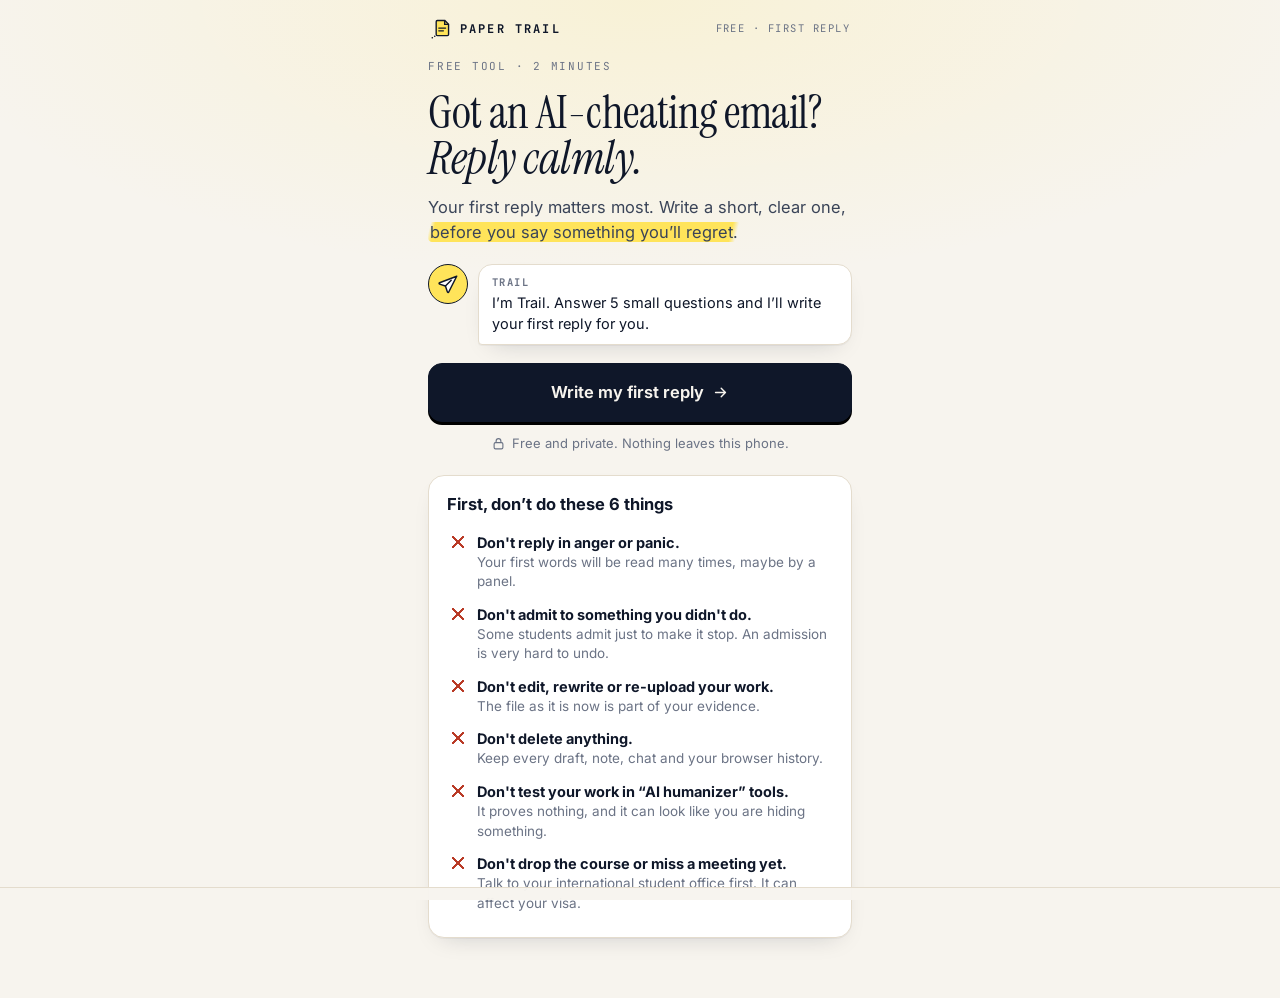
<file: src/tools/first-reply.html>
<!DOCTYPE html>
<html lang="en">
<head>
<meta charset="utf-8">
<meta name="viewport" content="width=device-width, initial-scale=1, viewport-fit=cover">
<title>Paper Trail · Free First Reply</title>
<link rel="preconnect" href="https://fonts.googleapis.com">
<link rel="preconnect" href="https://fonts.gstatic.com" crossorigin>
<link rel="stylesheet" href="https://fonts.googleapis.com/css2?family=Instrument+Serif:ital@0;1&family=Inter:wght@400;500;600;700&family=JetBrains+Mono:wght@500;700&display=swap">
<style>
/* Paper Trail. One calm, light "case file" world: warm paper, ink, a yellow highlighter.
   Layout: one phone-width column. The 48-hour ring is the hero; everything else is a card under it. */
:root {
  --paper: #F7F4EE;
  --card: #FFFFFF;
  --ink: #0F1729;
  --ink2: #3A4458;
  --muted: #6B7385;
  --rule: #E4DCCD;
  --rule2: #F0EADF;
  --mark: #FFE45A;
  --mark2: #FFF4B8;
  --red: #B93A26;
  --red2: #FBEAE6;
  --green: #1F7A53;
  --green2: #E2F2E9;
  --serif: 'Instrument Serif', Georgia, 'Times New Roman', serif;
  --sans: Inter, system-ui, -apple-system, 'Segoe UI', Roboto, Arial, sans-serif;
  --mono: 'JetBrains Mono', ui-monospace, SFMono-Regular, Menlo, monospace;
  --r: 16px;
  --shadow: 0 1px 0 rgba(15, 23, 41, 0.04), 0 10px 26px -14px rgba(15, 23, 41, 0.22);
  color-scheme: light;
}
* { box-sizing: border-box; }
html, body { margin: 0; }
body {
  background: var(--paper);
  background-image: radial-gradient(ellipse 80% 40% at 50% 0%, rgba(255, 228, 90, 0.16), rgba(255, 228, 90, 0) 70%);
  color: var(--ink);
  font-family: var(--sans);
  font-size: 15.5px;
  line-height: 1.5;
  -webkit-font-smoothing: antialiased;
  min-height: 100vh;
}
button, input, select, textarea { font: inherit; color: inherit; }
a { color: var(--ink); }
.app { max-width: 460px; margin: 0 auto; padding: 12px 18px calc(110px + env(safe-area-inset-bottom)); }
.app.notabs { padding-bottom: 48px; }

/* Header */
.top { display: flex; align-items: center; justify-content: space-between; padding: 6px 2px 10px; }
.brand { display: flex; gap: 8px; align-items: center; font-family: var(--mono); font-weight: 700; font-size: 12px; letter-spacing: 0.18em; }
.brand svg { width: 22px; height: 22px; }
.top-r { font-family: var(--mono); font-size: 10.5px; letter-spacing: 0.14em; color: var(--muted); text-transform: uppercase; }

/* Type */
h1 { font-family: var(--serif); font-weight: 400; font-size: 46px; line-height: 1.0; letter-spacing: -0.01em; margin: 14px 0 14px; }
h1 em, h2 em { font-style: italic; }
h2 { font-family: var(--serif); font-weight: 400; font-size: 32px; line-height: 1.05; margin: 6px 0 8px; }
h3 { font-size: 16.5px; font-weight: 700; margin: 0; line-height: 1.3; }
.kicker { font-family: var(--mono); font-size: 11px; letter-spacing: 0.16em; text-transform: uppercase; color: var(--muted); }
.lead { font-size: 16.5px; line-height: 1.55; color: var(--ink2); margin: 0 0 18px; }
.small { font-size: 13px; color: var(--muted); line-height: 1.45; }
.mk { background: linear-gradient(104deg, rgba(255, 228, 90, 0) 0.9%, var(--mark) 2.4%, var(--mark) 96%, rgba(255, 228, 90, 0) 98%); padding: 0 0.14em; border-radius: 0.25em; -webkit-box-decoration-break: clone; box-decoration-break: clone; }
.sec { margin: 26px 0 8px; }
.sec .kicker { margin-bottom: 4px; }

/* Cards */
.card { background: var(--card); border: 1px solid var(--rule); border-radius: var(--r); padding: 18px; box-shadow: var(--shadow); margin: 12px 0; position: relative; }
.card.tint { background: var(--mark2); border-color: #EAD98A; }
.card.dark { background: var(--ink); color: var(--paper); border-color: var(--ink); }
.card.dark .small, .card.dark .kicker { color: #AEB6C6; }
.card.warn { border-color: #EBC2B8; background: #FFF8F6; }

/* Buttons */
.btn { appearance: none; border: 1.5px solid var(--ink); background: var(--card); color: var(--ink); border-radius: 12px; padding: 11px 15px; font-weight: 650; font-size: 14.5px; display: inline-flex; align-items: center; justify-content: center; gap: 8px; cursor: pointer; text-decoration: none; box-shadow: 0 3px 0 var(--ink); transition: transform 0.12s ease, box-shadow 0.12s ease, background 0.2s ease, color 0.2s ease; -webkit-tap-highlight-color: transparent; }
.btn:active { transform: translateY(2px); box-shadow: 0 1px 0 var(--ink); }
.btn:focus-visible, .opt:focus-visible, .chipbtn:focus-visible, .tab:focus-visible { outline: 3px solid var(--mark); outline-offset: 2px; }
.btn.primary { background: var(--ink); color: var(--paper); box-shadow: 0 3px 0 #000; }
.btn.mark { background: var(--mark); }
.btn.big { width: 100%; padding: 16px; font-size: 16.5px; border-radius: 14px; }
.btn.ghost { border-color: var(--rule); box-shadow: 0 2px 0 var(--rule); }
.btn.sm { padding: 8px 12px; font-size: 13.5px; border-radius: 10px; }
.btn.copied { background: var(--green); border-color: var(--green); color: #fff; box-shadow: 0 3px 0 #0E4A31; }
.btn svg { width: 17px; height: 17px; flex: 0 0 auto; }
.row { display: flex; gap: 8px; flex-wrap: wrap; margin-top: 14px; }
.row .btn { flex: 1 1 auto; }
.private { font-size: 13px; color: var(--muted); display: flex; gap: 6px; align-items: center; justify-content: center; margin-top: 12px; }
.private svg { width: 15px; height: 15px; }
.link { appearance: none; background: none; border: 0; padding: 0; color: var(--ink); font-weight: 650; text-decoration: underline; text-underline-offset: 3px; cursor: pointer; }

/* Guide character: Trail, a small paper plane. Used only at key moments. */
.guide { display: flex; gap: 10px; align-items: flex-start; margin: 18px 0; }
.guide .av { width: 40px; height: 40px; border-radius: 50%; background: var(--mark); border: 1.5px solid var(--ink); display: grid; place-items: center; flex: 0 0 40px; animation: bob 4s ease-in-out infinite; }
.guide .av svg { width: 22px; height: 22px; }
.guide .bub { background: var(--card); border: 1px solid var(--rule); border-radius: 14px 14px 14px 4px; padding: 10px 13px; font-size: 14.5px; line-height: 1.45; box-shadow: var(--shadow); }
.guide .bub b { display: block; font-family: var(--mono); font-size: 10.5px; letter-spacing: 0.14em; text-transform: uppercase; color: var(--muted); font-weight: 700; margin-bottom: 2px; }
@keyframes bob { 0%, 100% { transform: translateY(0) rotate(-3deg); } 50% { transform: translateY(-3px) rotate(3deg); } }

/* Setup */
.prog { display: flex; gap: 6px; margin: 2px 0 20px; }
.prog i { height: 4px; flex: 1; background: var(--rule); border-radius: 4px; transition: background 0.3s ease; }
.prog i.on { background: var(--ink); }
.opt { appearance: none; display: flex; width: 100%; text-align: left; padding: 16px; border: 1.5px solid var(--rule); border-radius: 14px; background: var(--card); margin: 10px 0; font-weight: 650; font-size: 15.5px; gap: 12px; align-items: center; cursor: pointer; transition: border-color 0.2s, background 0.2s, box-shadow 0.2s, transform 0.12s; }
.opt:active { transform: scale(0.99); }
.opt .ic { width: 34px; height: 34px; border-radius: 10px; background: var(--rule2); display: grid; place-items: center; flex: 0 0 34px; }
.opt .ic svg { width: 19px; height: 19px; }
.opt .sub { display: block; font-weight: 400; font-size: 13px; color: var(--muted); margin-top: 2px; }
.opt[aria-pressed="true"] { border-color: var(--ink); background: var(--mark2); box-shadow: 0 3px 0 var(--ink); }
.opt[aria-pressed="true"] .ic { background: var(--mark); }
.chips { display: flex; flex-wrap: wrap; gap: 8px; }
.chipbtn { appearance: none; border: 1.5px solid var(--rule); background: var(--card); border-radius: 999px; padding: 9px 13px; font-weight: 600; font-size: 14px; cursor: pointer; display: inline-flex; gap: 7px; align-items: center; transition: background 0.2s, color 0.2s, border-color 0.2s, transform 0.12s; }
.chipbtn:active { transform: scale(0.97); }
.chipbtn[aria-pressed="true"] { background: var(--ink); color: var(--paper); border-color: var(--ink); }
.dots { display: inline-flex; gap: 3px; }
.dots i { width: 6px; height: 6px; border-radius: 50%; background: currentColor; opacity: 0.25; }
.dots i.on { opacity: 1; }
.field { margin: 12px 0; }
.field label { display: block; font-weight: 650; font-size: 14px; margin-bottom: 6px; }
.field .hint { font-weight: 400; color: var(--muted); }
input[type="text"], input[type="date"], input[type="datetime-local"], select, textarea { width: 100%; font-size: 16px; padding: 12px; border: 1.5px solid var(--rule); border-radius: 12px; background: var(--card); transition: border-color 0.2s, box-shadow 0.2s; }
input:focus, select:focus, textarea:focus { outline: none; border-color: var(--ink); box-shadow: 0 0 0 4px var(--mark2); }
.err { color: var(--red); font-size: 13.5px; font-weight: 600; margin-top: 8px; }
.navrow { display: flex; gap: 10px; margin-top: 22px; }
.navrow .btn { flex: 1; }

/* Ring */
.ringwrap { position: relative; width: 264px; height: 264px; margin: 4px auto 0; }
.ringwrap svg { width: 100%; height: 100%; display: block; }
.ringwrap .c { position: absolute; inset: 0; display: flex; flex-direction: column; align-items: center; justify-content: center; text-align: center; pointer-events: none; }
.cd { font-family: var(--serif); font-size: 48px; line-height: 1; }
.cd small { font-size: 26px; }
.cdl { font-family: var(--mono); font-size: 10px; letter-spacing: 0.14em; color: var(--muted); text-transform: uppercase; margin-top: 7px; max-width: 132px; line-height: 1.4; }
.cdp { margin-top: 10px; font-size: 13px; font-weight: 650; background: var(--mark); border: 1.5px solid var(--ink); border-radius: 999px; padding: 3px 10px; }
.arc-draw { stroke-dasharray: var(--len); stroke-dashoffset: var(--len); animation: draw 0.9s cubic-bezier(0.3, 0.7, 0.2, 1) forwards; }
@keyframes draw { to { stroke-dashoffset: 0; } }
.pulse { animation: pulse 2.6s ease-in-out infinite; transform-box: fill-box; transform-origin: center; }
@keyframes pulse { 0%, 100% { opacity: 0.45; transform: scale(1); } 50% { opacity: 0; transform: scale(1.9); } }

/* Phases */
.phase { padding: 0; overflow: hidden; }
.phase .hd { appearance: none; width: 100%; background: none; border: 0; text-align: left; display: flex; gap: 12px; align-items: center; padding: 16px 16px 14px; cursor: pointer; }
.pnum { font-family: var(--serif); font-size: 36px; line-height: 0.9; width: 42px; flex: 0 0 42px; }
.pmeta { flex: 1; min-width: 0; }
.pname { font-weight: 700; font-size: 17px; }
.ptime { font-family: var(--mono); font-size: 11px; color: var(--muted); letter-spacing: 0.04em; margin-top: 2px; }
.chip { font-family: var(--mono); font-size: 10px; letter-spacing: 0.12em; text-transform: uppercase; padding: 4px 8px; border-radius: 999px; border: 1px solid var(--rule); white-space: nowrap; color: var(--muted); }
.chip.now { background: var(--mark); border-color: var(--ink); color: var(--ink); }
.chip.done { background: var(--green2); color: var(--green); border-color: transparent; }
.chip.late { background: var(--red2); color: var(--red); border-color: transparent; }
.pbar { height: 3px; background: var(--rule2); margin: 0 16px; border-radius: 3px; overflow: hidden; }
.pbar i { display: block; height: 100%; background: var(--ink); transition: width 0.45s cubic-bezier(0.3, 0.7, 0.2, 1); }
.phase .bd { padding: 6px 16px 14px; }
.phase .goal { font-size: 14.5px; color: var(--ink2); margin: 8px 0 4px; }
.phase.is-now { border-color: var(--ink); box-shadow: 0 3px 0 var(--ink), var(--shadow); }
.step { appearance: none; width: 100%; background: none; border: 0; border-top: 1px dashed var(--rule); text-align: left; display: flex; gap: 12px; padding: 12px 0; align-items: flex-start; cursor: pointer; }
.cb { flex: 0 0 26px; height: 26px; border: 1.8px solid var(--ink); border-radius: 8px; background: var(--card); display: grid; place-items: center; transition: background 0.2s ease, transform 0.15s ease; }
.cb svg { width: 16px; height: 16px; }
.cb path { stroke-dasharray: 22; stroke-dashoffset: 22; transition: stroke-dashoffset 0.32s ease 0.05s; }
.step:active .cb { transform: scale(0.9); }
.step.on .cb { background: var(--ink); }
.step.on .cb path { stroke-dashoffset: 0; }
.st { font-size: 15px; line-height: 1.4; padding-top: 2px; transition: color 0.2s; }
.step.on .st { color: var(--muted); text-decoration: line-through; text-decoration-color: rgba(15, 23, 41, 0.35); }
.chip.fresh { animation: stamp 0.55s cubic-bezier(0.2, 1.5, 0.4, 1) both; }
.stamp { position: absolute; right: 14px; top: 58px; font-family: var(--mono); font-weight: 700; font-size: 12px; letter-spacing: 0.22em; color: var(--green); border: 2px solid var(--green); border-radius: 6px; padding: 4px 8px; transform: rotate(-8deg); pointer-events: none; background: rgba(255, 255, 255, 0.7); }
.stamp.fresh { animation: stamp 0.5s cubic-bezier(0.2, 1.5, 0.4, 1) both; }
@keyframes stamp { 0% { transform: rotate(-10deg) scale(2); opacity: 0; } 60% { transform: rotate(-4deg) scale(0.92); opacity: 1; } 100% { transform: none; opacity: 1; } }

/* Templates */
.tpl .subj { font-family: var(--mono); font-size: 12px; color: var(--ink2); background: var(--rule2); padding: 8px 10px; border-radius: 8px; margin: 12px 0 10px; word-break: break-word; }
.tpl .body { white-space: pre-wrap; font-size: 14.5px; line-height: 1.55; border-left: 3px solid var(--ink); padding: 2px 0 2px 12px; word-break: break-word; }
.ph { background: var(--mark2); border-bottom: 1.5px dashed #C9A800; padding: 0 1px; border-radius: 3px; }
.fv { font-weight: 650; }
.tpl .when { display: inline-block; margin-top: 6px; }
details.more { margin-top: 10px; }
details.more summary { cursor: pointer; font-weight: 650; list-style: none; display: flex; align-items: center; gap: 8px; }
details.more summary::-webkit-details-marker { display: none; }
details.more summary::before { content: "+"; font-family: var(--mono); width: 22px; height: 22px; border: 1.5px solid var(--ink); border-radius: 6px; display: grid; place-items: center; font-size: 14px; transition: transform 0.2s; }
details.more[open] summary::before { content: "\2212"; }
ul.ticks, ol.nums { margin: 10px 0 0; padding: 0; list-style: none; }
ul.ticks li, ol.nums li { position: relative; padding: 6px 0 6px 30px; font-size: 14.5px; line-height: 1.45; }
ul.ticks li::before { content: ""; position: absolute; left: 4px; top: 10px; width: 14px; height: 8px; border-left: 2px solid var(--green); border-bottom: 2px solid var(--green); transform: rotate(-45deg); }
ul.ticks.dot li::before { width: 7px; height: 7px; border: 0; transform: none; left: 7px; top: 14px; border-radius: 50%; background: var(--ink); }
ul.ticks.alert li::before { content: "!"; width: 18px; height: 18px; border: 0; transform: none; left: 2px; top: 7px; border-radius: 50%; background: var(--red); color: #fff; font: 700 12px/18px var(--mono); text-align: center; }
ul.ticks.x li::before { width: 12px; height: 12px; border: 0; transform: none; left: 5px; top: 10px; background: linear-gradient(45deg, transparent 43%, var(--red) 43%, var(--red) 57%, transparent 57%), linear-gradient(-45deg, transparent 43%, var(--red) 43%, var(--red) 57%, transparent 57%); }
ol.nums { counter-reset: n; }
ol.nums li { counter-increment: n; }
ol.nums li::before { content: counter(n); position: absolute; left: 0; top: 6px; width: 21px; height: 21px; border-radius: 50%; background: var(--ink); color: var(--paper); font-family: var(--mono); font-size: 11px; display: grid; place-items: center; font-weight: 700; }
.li-sub { display: block; color: var(--muted); font-size: 13.5px; }

/* Proof */
.proof .ph2 { display: flex; justify-content: space-between; gap: 10px; align-items: center; }
.str { font-family: var(--mono); font-size: 10px; letter-spacing: 0.12em; text-transform: uppercase; color: var(--muted); display: flex; gap: 6px; align-items: center; white-space: nowrap; }
.toggle { appearance: none; border: 1.5px solid var(--ink); border-radius: 999px; background: var(--card); padding: 8px 12px; font-weight: 650; font-size: 13.5px; display: inline-flex; gap: 8px; align-items: center; cursor: pointer; margin-top: 12px; box-shadow: 0 2px 0 var(--ink); transition: background 0.2s, color 0.2s, transform 0.12s; }
.toggle:active { transform: translateY(1px); }
.toggle[aria-pressed="true"] { background: var(--green); border-color: var(--green); color: #fff; box-shadow: 0 2px 0 #0E4A31; }
.tl-row { display: grid; grid-template-columns: 1fr 44px; gap: 6px; margin: 4px 0 14px; padding-bottom: 14px; border-bottom: 1px dashed var(--rule); align-items: center; }
.tl-row .w, .tl-row select { grid-column: 1 / -1; }
.tl-row input, .tl-row select { padding: 10px; font-size: 15px; }
.iconbtn { appearance: none; border: 1.5px solid var(--rule); background: var(--card); border-radius: 10px; height: 44px; display: grid; place-items: center; cursor: pointer; }
.iconbtn svg { width: 17px; height: 17px; }
.tl-out { font-family: var(--mono); font-size: 12px; white-space: pre-wrap; background: var(--rule2); border-radius: 10px; padding: 10px 12px; margin-top: 10px; }
.empty { border: 1.5px dashed var(--rule); border-radius: 14px; padding: 16px; text-align: center; color: var(--muted); font-size: 14px; }

/* Meeting flip cards */
.flip { perspective: 1200px; margin-top: 12px; }
.flip .inner { position: relative; height: 236px; transition: transform 0.55s cubic-bezier(0.3, 0.7, 0.2, 1); transform-style: preserve-3d; }
.flip.on .inner { transform: rotateY(180deg); }
.face { position: absolute; inset: 0; backface-visibility: hidden; -webkit-backface-visibility: hidden; border-radius: var(--r); padding: 20px; display: flex; flex-direction: column; justify-content: space-between; border: 1px solid var(--rule); background: var(--card); box-shadow: var(--shadow); cursor: pointer; }
.face .q { font-family: var(--serif); font-size: 27px; line-height: 1.12; }
.face.back { transform: rotateY(180deg); background: var(--ink); color: var(--paper); border-color: var(--ink); }
.face.back .q { font-size: 21px; }
.face .hint2 { font-family: var(--mono); font-size: 10.5px; letter-spacing: 0.14em; text-transform: uppercase; color: var(--muted); }
.face.back .hint2 { color: #AEB6C6; }
.qnav { display: flex; align-items: center; justify-content: space-between; gap: 10px; margin-top: 12px; }
.qdots { display: flex; gap: 5px; }
.qdots i { width: 7px; height: 7px; border-radius: 50%; background: var(--rule); }
.qdots i.on { background: var(--ink); }

/* Help */
.kv { display: grid; gap: 4px; margin-top: 8px; }
.kv h4 { margin: 14px 0 2px; font-family: var(--mono); font-size: 10.5px; letter-spacing: 0.14em; text-transform: uppercase; color: var(--muted); }
.tool-row { border-top: 1px dashed var(--rule); padding: 10px 0; font-size: 14.5px; }
.tool-row b { display: block; }
.tool-row span { color: var(--ink2); }

/* Free: locked previews */
.lock { display: flex; gap: 12px; align-items: center; padding: 12px 0; border-top: 1px dashed rgba(247, 244, 238, 0.2); }
.lock:first-of-type { border-top: 0; }
.lock .lk { width: 32px; height: 32px; border-radius: 9px; background: rgba(255, 228, 90, 0.14); display: grid; place-items: center; flex: 0 0 32px; }
.lock .lk svg { width: 16px; height: 16px; }
.lock b { display: block; font-size: 14.5px; }
.lock span { font-size: 13px; color: #AEB6C6; }
.price { font-family: var(--serif); font-size: 44px; line-height: 1; }

/* Tabs */
.tabs { position: fixed; left: 0; right: 0; bottom: 0; background: rgba(247, 244, 238, 0.94); -webkit-backdrop-filter: blur(12px); backdrop-filter: blur(12px); border-top: 1px solid var(--rule); padding: 6px 10px calc(6px + env(safe-area-inset-bottom)); display: flex; justify-content: center; z-index: 5; }
.tabs .in { max-width: 460px; width: 100%; display: grid; grid-template-columns: repeat(5, 1fr); gap: 4px; }
.tab { appearance: none; border: 0; background: transparent; border-radius: 12px; padding: 7px 2px 6px; font-size: 11px; font-weight: 650; color: var(--muted); display: flex; flex-direction: column; align-items: center; gap: 3px; cursor: pointer; transition: background 0.2s, color 0.2s; }
.tab svg { width: 22px; height: 22px; }
.tab[aria-current="page"] { color: var(--ink); background: var(--mark2); }

/* Toast + modal */
.toast { position: fixed; left: 50%; bottom: calc(92px + env(safe-area-inset-bottom)); transform: translate(-50%, 16px); opacity: 0; background: var(--ink); color: var(--paper); padding: 11px 15px; border-radius: 14px; font-size: 14.5px; display: flex; gap: 9px; align-items: center; transition: opacity 0.25s ease, transform 0.25s ease; pointer-events: none; width: max-content; max-width: 88vw; z-index: 20; box-shadow: 0 10px 30px -10px rgba(0, 0, 0, 0.5); }
.toast.on { opacity: 1; transform: translate(-50%, 0); }
.toast .av { width: 26px; height: 26px; border-radius: 50%; background: var(--mark); display: grid; place-items: center; flex: 0 0 26px; }
.toast .av svg { width: 15px; height: 15px; }
.modal { position: fixed; inset: 0; background: rgba(15, 23, 41, 0.55); display: flex; align-items: flex-end; justify-content: center; padding: 14px; z-index: 30; }
.modal[hidden] { display: none; }
.sheet { background: var(--card); border-radius: 18px; padding: 18px; width: 100%; max-width: 460px; animation: up 0.28s ease both; }
.sheet textarea { height: 230px; font-size: 14px; margin-top: 10px; }
@keyframes up { from { transform: translateY(20px); opacity: 0; } to { transform: none; opacity: 1; } }

.screen { animation: in 0.3s ease both; }
@keyframes in { from { opacity: 0; transform: translateY(8px); } to { opacity: 1; transform: none; } }
.foot { text-align: center; font-size: 12px; color: var(--muted); margin: 30px 0 0; line-height: 1.6; }
.sr { position: absolute; width: 1px; height: 1px; overflow: hidden; clip: rect(0 0 0 0); white-space: nowrap; }

@media (prefers-reduced-motion: reduce) {
  *, *::before, *::after { animation-duration: 0.001ms !important; animation-iteration-count: 1 !important; transition-duration: 0.001ms !important; }
  .arc-draw { stroke-dashoffset: 0; }
}
</style>
</head>
<body>
<div id="app" class="app"></div>
<nav id="tabs" class="tabs" hidden aria-label="Sections"></nav>
<div id="toast" class="toast" role="status" aria-live="polite"></div>
<div id="modal" class="modal" hidden role="dialog" aria-modal="true" aria-labelledby="mtitle"></div>
<script>
const DATA = {"labels": {"prof": "Professor's name", "course": "Course", "assignment": "assignment", "student": "Your name", "student_id": "Student ID", "evidence_by": "day and time", "exhibit_lines": "your exhibits", "first_draft_date": "date", "appeal_to": "name or office", "decision_date": "date", "new_date": "day and time"}, "donts": [["Don't reply in anger or panic.", "Your first words will be read many times, maybe by a panel."], ["Don't admit to something you didn't do.", "Some students admit just to make it stop. An admission is very hard to undo."], ["Don't edit, rewrite or re-upload your work.", "The file as it is now is part of your evidence."], ["Don't delete anything.", "Keep every draft, note, chat and your browser history."], ["Don't test your work in “AI humanizer” tools.", "It proves nothing, and it can look like you are hiding something."], ["Don't drop the course or miss a meeting yet.", "Talk to your international student office first. It can affect your visa."]], "templates": {"first": {"title": "First reply", "when": "Send in the first 2 hours", "subject": "{course} – {assignment}: my reply", "body": "Dear {prof},\n\nThank you for your email about my {assignment}. I want to be clear: I wrote this work myself, and I take academic integrity seriously.\n\nI kept drafts and version history that show how I wrote it. I will send them to you by {evidence_by}.\n\nSo that I can reply fully, could you please send me:\n• the AI detection report, and the parts of my work that were flagged\n• the part of the academic integrity policy this concerns\n• the next steps and any deadlines\n\nI would be glad to meet and show you my drafts.\n\nKind regards,\n{student}\n{student_id}"}}};
const MODE = "free";
const KIT_URL = "https://dineshcraft02588.gumroad.com/l/paper-trail";
const HOUR = 3600000;
const KEY = MODE === 'kit' ? 'papertrail.kit.v1' : 'papertrail.free.v1';

/* ---------- icons ---------- */
const I = {
  brand: '<svg viewBox="0 0 24 24" fill="none" aria-hidden="true"><path d="M2.5 21.5c2.2-.6 3.4-2 3.8-4" stroke="#0F1729" stroke-width="1.6" stroke-linecap="round" stroke-dasharray="0.1 3"/><path d="M8 2.75h8.2L20.25 6.8V18a1.25 1.25 0 0 1-1.25 1.25H8A1.25 1.25 0 0 1 6.75 18V4A1.25 1.25 0 0 1 8 2.75Z" fill="#FFE45A" stroke="#0F1729" stroke-width="1.5"/><path d="M16 2.9V7h4.1" stroke="#0F1729" stroke-width="1.5"/><path d="M9.6 11h7.4M9.6 14h5" stroke="#0F1729" stroke-width="1.5" stroke-linecap="round"/></svg>',
  plane: '<svg viewBox="0 0 24 24" fill="none" aria-hidden="true"><path d="M21.5 3.5 2.8 10.6c-.7.3-.7 1.3 0 1.5l6.4 2.1 2.1 6.4c.2.7 1.2.8 1.5.1L21.5 3.5Z" fill="#fff" stroke="#0F1729" stroke-width="1.6" stroke-linejoin="round"/><path d="m9.2 14.2 6.3-6.3" stroke="#0F1729" stroke-width="1.6" stroke-linecap="round"/></svg>',
  lock: '<svg viewBox="0 0 24 24" fill="none" aria-hidden="true"><rect x="5" y="10.5" width="14" height="10" rx="2.2" stroke="currentColor" stroke-width="1.8"/><path d="M8.2 10.5V8a3.8 3.8 0 0 1 7.6 0v2.5" stroke="currentColor" stroke-width="1.8"/></svg>',
  check: '<svg viewBox="0 0 24 24" fill="none" aria-hidden="true"><path d="m5 12.5 4.3 4.3L19 7.2" stroke="#fff" stroke-width="2.6" stroke-linecap="round" stroke-linejoin="round"/></svg>',
  copy: '<svg viewBox="0 0 24 24" fill="none" aria-hidden="true"><rect x="8.5" y="8.5" width="11" height="12" rx="2" stroke="currentColor" stroke-width="1.8"/><path d="M15.5 8.5V5.5a2 2 0 0 0-2-2h-7a2 2 0 0 0-2 2v9a2 2 0 0 0 2 2h2" stroke="currentColor" stroke-width="1.8"/></svg>',
  mail: '<svg viewBox="0 0 24 24" fill="none" aria-hidden="true"><rect x="3" y="5.5" width="18" height="13" rx="2.2" stroke="currentColor" stroke-width="1.8"/><path d="m4 7 8 6 8-6" stroke="currentColor" stroke-width="1.8" stroke-linejoin="round"/></svg>',
  plan: '<svg viewBox="0 0 24 24" fill="none" aria-hidden="true"><circle cx="12" cy="12" r="8.5" stroke="currentColor" stroke-width="1.8"/><path d="M12 7v5l3 2" stroke="currentColor" stroke-width="1.8" stroke-linecap="round"/></svg>',
  proof: '<svg viewBox="0 0 24 24" fill="none" aria-hidden="true"><path d="M6 3.5h8l4 4V19a1.5 1.5 0 0 1-1.5 1.5h-10A1.5 1.5 0 0 1 5 19V5a1.5 1.5 0 0 1 1-1.5Z" stroke="currentColor" stroke-width="1.8"/><path d="m8.5 13.5 2.3 2.3 4.7-4.8" stroke="currentColor" stroke-width="1.8" stroke-linecap="round" stroke-linejoin="round"/></svg>',
  meet: '<svg viewBox="0 0 24 24" fill="none" aria-hidden="true"><path d="M4 5.5h16v10H9l-5 4v-14Z" stroke="currentColor" stroke-width="1.8" stroke-linejoin="round"/><path d="M8 9.5h8M8 12.5h5" stroke="currentColor" stroke-width="1.8" stroke-linecap="round"/></svg>',
  help: '<svg viewBox="0 0 24 24" fill="none" aria-hidden="true"><path d="M12 3.2 4.5 6v5.6c0 4.4 3.1 7.9 7.5 9.2 4.4-1.3 7.5-4.8 7.5-9.2V6L12 3.2Z" stroke="currentColor" stroke-width="1.8" stroke-linejoin="round"/><path d="M12 8v4.5M12 15.6v.1" stroke="currentColor" stroke-width="2" stroke-linecap="round"/></svg>',
  clock: '<svg viewBox="0 0 24 24" fill="none" aria-hidden="true"><circle cx="12" cy="12" r="8.5" stroke="currentColor" stroke-width="1.8"/><path d="M12 7v5h4" stroke="currentColor" stroke-width="1.8" stroke-linecap="round"/></svg>',
  cal: '<svg viewBox="0 0 24 24" fill="none" aria-hidden="true"><rect x="3.5" y="5" width="17" height="15.5" rx="2.2" stroke="currentColor" stroke-width="1.8"/><path d="M3.5 9.5h17M8 3v4M16 3v4" stroke="currentColor" stroke-width="1.8" stroke-linecap="round"/></svg>',
  none: '<svg viewBox="0 0 24 24" fill="none" aria-hidden="true"><circle cx="12" cy="12" r="8.5" stroke="currentColor" stroke-width="1.8"/><path d="M8 12h8" stroke="currentColor" stroke-width="1.8" stroke-linecap="round"/></svg>',
  trash: '<svg viewBox="0 0 24 24" fill="none" aria-hidden="true"><path d="M4.5 7h15M9.5 7V4.5h5V7M6.5 7l1 13h9l1-13" stroke="currentColor" stroke-width="1.8" stroke-linejoin="round"/></svg>',
  plus: '<svg viewBox="0 0 24 24" fill="none" aria-hidden="true"><path d="M12 5v14M5 12h14" stroke="currentColor" stroke-width="2" stroke-linecap="round"/></svg>',
  share: '<svg viewBox="0 0 24 24" fill="none" aria-hidden="true"><path d="M12 15V3.5M7.5 8 12 3.5 16.5 8" stroke="currentColor" stroke-width="1.8" stroke-linecap="round" stroke-linejoin="round"/><path d="M5 12.5V19a1.5 1.5 0 0 0 1.5 1.5h11A1.5 1.5 0 0 0 19 19v-6.5" stroke="currentColor" stroke-width="1.8" stroke-linecap="round"/></svg>',
  arrow: '<svg viewBox="0 0 24 24" fill="none" aria-hidden="true"><path d="M5 12h14M13 6l6 6-6 6" stroke="currentColor" stroke-width="2" stroke-linecap="round" stroke-linejoin="round"/></svg>',
  globe: '<svg viewBox="0 0 24 24" fill="none" aria-hidden="true"><circle cx="12" cy="12" r="8.5" stroke="currentColor" stroke-width="1.8"/><path d="M3.5 12h17M12 3.5c2.4 2.3 3.6 5.1 3.6 8.5S14.4 18.2 12 20.5C9.6 18.2 8.4 15.4 8.4 12S9.6 5.8 12 3.5Z" stroke="currentColor" stroke-width="1.6"/></svg>',
};

/* ---------- state ---------- */
function fresh() {
  return {
    screen: MODE === 'kit' ? 'onboard' : 'free-intro',
    step: 0,
    setup: { receivedMode: null, received: '', hasDeadline: null, deadline: '', country: '', student: '', student_id: '', prof: '', course: '', assignment: '', proofs: [], tools: [] },
    done: {}, saved: {}, timeline: [], q: 0, flipped: false, open: null, helpCountry: '', stamped: {}, evidenceBy: '', built: false,
  };
}
function load() { try { const raw = localStorage.getItem(KEY); return raw ? Object.assign(fresh(), JSON.parse(raw)) : null; } catch (e) { return null; } }
function save() { try { localStorage.setItem(KEY, JSON.stringify(st)); } catch (e) { /* private mode: keep working in memory */ } }
let st = load() || fresh();
const app = document.getElementById('app');

/* ---------- helpers ---------- */
const esc = (s) => String(s == null ? '' : s).replace(/[&<>"']/g, (c) => ({ '&': '&amp;', '<': '&lt;', '>': '&gt;', '"': '&quot;', "'": '&#39;' }[c]));
const LOCALES = { US: 'en-US', UK: 'en-GB', CA: 'en-CA', AU: 'en-AU', OTHER: 'en-GB' };
function loc() { return LOCALES[st.setup.country] || undefined; }
function fmt(t, withTime = true) {
  const o = withTime ? { weekday: 'short', day: 'numeric', month: 'short', hour: 'numeric', minute: '2-digit' } : { weekday: 'short', day: 'numeric', month: 'short' };
  try { return new Intl.DateTimeFormat(loc(), o).format(new Date(t)); } catch (e) { return new Date(t).toLocaleString(); }
}
function fmtDate(d) { try { return new Intl.DateTimeFormat(loc(), { day: 'numeric', month: 'short', year: 'numeric' }).format(new Date(d + 'T12:00')); } catch (e) { return d; } }
function toInput(t) { const d = new Date(t); const p = (n) => String(n).padStart(2, '0'); return d.getFullYear() + '-' + p(d.getMonth() + 1) + '-' + p(d.getDate()) + 'T' + p(d.getHours()) + ':' + p(d.getMinutes()); }
function guide(msg, label = 'Trail') { return '<div class="guide"><div class="av">' + I.plane + '</div><div class="bub"><b>' + esc(label) + '</b>' + msg + '</div></div>'; }
function header() {
  const r = MODE === 'kit' ? 'Proof Builder' : 'Free · First reply';
  return '<header class="top"><div class="brand">' + I.brand + '<span>PAPER TRAIL</span></div><div class="top-r">' + r + '</div></header>';
}
function toast(msg, withGuide = false) {
  const t = document.getElementById('toast');
  t.innerHTML = (withGuide ? '<span class="av">' + I.plane + '</span>' : '') + '<span>' + msg + '</span>';
  t.classList.add('on');
  clearTimeout(toast._t);
  toast._t = setTimeout(() => t.classList.remove('on'), 2600);
}

/* ---------- the plan clock ---------- */
function bounds() {
  const s = st.setup;
  const t0 = s.received ? +new Date(s.received) : Date.now();
  let t4 = s.hasDeadline === 'yes' && s.deadline ? +new Date(s.deadline) : t0 + 48 * HOUR;
  const W = t4 - t0;
  if (W >= 48 * HOUR) return [t0, t0 + 2 * HOUR, t0 + 12 * HOUR, t0 + 24 * HOUR, t4];
  // Shorter deadline: squeeze the same 4 phases into the time there is.
  return [t0, t0 + W * 2 / 48, t0 + W * 12 / 48, t0 + W * 24 / 48, t4];
}
function setupError() {
  const s = st.setup;
  if (s.received && isNaN(+new Date(s.received))) return 'Please choose when you got the email.';
  if (s.hasDeadline === 'yes') {
    if (!s.deadline) return 'Please choose your deadline, or pick “No deadline given”.';
    const t0 = s.received ? +new Date(s.received) : Date.now();
    if (+new Date(s.deadline) <= t0) return 'Your deadline is before the email arrived. Please check both times.';
  }
  return '';
}
function phaseSteps(key) {
  const s = st.setup;
  let list = (DATA.checklist[key] || []).map((t, i) => ({ id: key + '-' + i, t }));
  if (key === 'freeze' && s.tools.length && !s.tools.includes('none')) list.splice(4, 0, { id: 'freeze-tools', t: 'Read “Used a tool?” in Help before you reply' });
  if (key === 'collect' && s.proofs.length) {
    list = s.proofs.map((k) => ({ id: 'proof-' + k, t: 'Save: ' + (DATA.proofs.find((p) => p.key === k) || {}).name, proof: k }));
    list.push({ id: 'collect-folder', t: 'Put everything in one folder' });
  }
  return list;
}
function phaseInfo() {
  const b = bounds();
  const now = Date.now();
  return DATA.phases.map((p, i) => {
    const steps = phaseSteps(p.key);
    const done = steps.filter((x) => st.done[x.id]).length;
    const start = b[i], end = b[i + 1];
    let status = now < start ? 'next' : now < end ? 'now' : 'late';
    if (steps.length && done === steps.length) status = 'done';
    return Object.assign({}, p, { start, end, steps, done, status });
  });
}
function ringSVG(b, now, animate, statuses) {
  const cx = 100, cy = 100, R = 78, W = 13;
  const T = b[4] - b[0];
  const ang = (t) => Math.max(0, Math.min(1, (t - b[0]) / T)) * 360;
  const pt = (deg, r) => { const a = (deg - 90) * Math.PI / 180; return [cx + r * Math.cos(a), cy + r * Math.sin(a)]; };
  const arc = (d0, d1, r) => { const [x0, y0] = pt(d0, r), [x1, y1] = pt(d1, r); return 'M' + x0.toFixed(2) + ',' + y0.toFixed(2) + ' A' + r + ',' + r + ' 0 ' + (d1 - d0 > 180 ? 1 : 0) + ' 1 ' + x1.toFixed(2) + ',' + y1.toFixed(2); };
  const info = statuses ? DATA.phases.map((p, i) => Object.assign({}, p, { status: statuses[i] })) : phaseInfo();
  let s = '<svg viewBox="0 0 200 200" role="img" aria-label="Your 48-hour plan as a clock">';
  for (let i = 0; i < 48; i++) {
    const d = i * 7.5, long = i % 6 === 0;
    const [x0, y0] = pt(d, 93), [x1, y1] = pt(d, long ? 99 : 96);
    s += '<line x1="' + x0.toFixed(2) + '" y1="' + y0.toFixed(2) + '" x2="' + x1.toFixed(2) + '" y2="' + y1.toFixed(2) + '" stroke="#0F1729" stroke-opacity="' + (long ? 0.5 : 0.2) + '" stroke-width="' + (long ? 1.3 : 0.9) + '" stroke-linecap="round"/>';
  }
  s += '<circle cx="100" cy="100" r="' + R + '" fill="none" stroke="#F0EADF" stroke-width="' + W + '"/>';
  info.forEach((p, i) => {
    const gap = 1.6;
    const d0 = ang(b[i]) + (i ? gap / 2 : 0), d1 = ang(b[i + 1]) - (i < 3 ? gap / 2 : 0);
    if (d1 - d0 < 0.6) return;
    // Done = green, now = highlighter yellow, overdue = soft red, still to come = ink, fading with distance.
    const col = p.status === 'now' ? '#FFE45A' : p.status === 'done' ? '#1F7A53' : p.status === 'late' ? '#B93A26' : '#0F1729';
    const op = p.status === 'next' ? [0.85, 0.85, 0.6, 0.38][i] : p.status === 'late' ? 0.75 : 1;
    const path = arc(d0, d1, R);
    const len = (Math.PI * 2 * R * (d1 - d0) / 360).toFixed(1);
    if (p.status === 'now') s += '<path d="' + path + '" fill="none" stroke="#0F1729" stroke-width="' + (W + 3) + '" stroke-linecap="butt"' + (animate ? ' class="arc-draw" style="--len:' + len + '"' : '') + '/>';
    s += '<path d="' + path + '" fill="none" stroke="' + col + '" stroke-opacity="' + op + '" stroke-width="' + W + '" stroke-linecap="butt"' + (animate ? ' class="arc-draw" style="--len:' + len + '"' : '') + '/>';
    const [lx, ly] = pt((d0 + d1) / 2, R);
    if (d1 - d0 > 24) s += '<text x="' + lx.toFixed(1) + '" y="' + (ly + 2.7).toFixed(1) + '" text-anchor="middle" font-family="JetBrains Mono, monospace" font-size="7.5" font-weight="700" fill="' + (p.status === 'now' ? '#0F1729' : '#FFFFFF') + '">' + p.n + '</text>';
  });
  const dn = ang(now);
  const [nx, ny] = pt(dn, R);
  const [ix, iy] = pt(dn, 54);
  if (now >= b[0] && now <= b[4]) {
    s += '<line x1="' + ix.toFixed(2) + '" y1="' + iy.toFixed(2) + '" x2="' + nx.toFixed(2) + '" y2="' + ny.toFixed(2) + '" stroke="#0F1729" stroke-width="1.6" stroke-linecap="round"/>';
    s += '<circle class="pulse" cx="' + nx.toFixed(2) + '" cy="' + ny.toFixed(2) + '" r="9" fill="#0F1729" opacity="0.4"/>';
    s += '<circle cx="' + nx.toFixed(2) + '" cy="' + ny.toFixed(2) + '" r="5.6" fill="#0F1729" stroke="#FFE45A" stroke-width="2.4"/>';
  }
  return s + '</svg>';
}
function countdown(b) {
  const now = Date.now();
  const left = b[4] - now;
  if (left <= 0) return { big: 'Now', label: 'your deadline has passed' };
  const h = Math.floor(left / HOUR), m = Math.floor((left % HOUR) / 60000);
  const label = st.setup.hasDeadline === 'yes' ? 'left until your deadline' : 'left in your 48 hours';
  return { big: h + '<small>h</small> ' + String(m).padStart(2, '0') + '<small>m</small>', label };
}

/* ---------- filling the templates ---------- */
function exhibits() {
  const ps = st.setup.proofs.map((k) => DATA.proofs.find((p) => p.key === k)).filter(Boolean);
  return [{ l: 'A', ex: 'My writing timeline (one page)', short: 'Writing timeline' }].concat(ps.map((p, i) => ({ l: String.fromCharCode(66 + i), ex: p.ex, short: p.short })));
}
function exhibitLines() { return exhibits().map((e) => '• Exhibit ' + e.l + ' – ' + e.ex).join('\n'); }
function firstDraft() {
  const d = st.timeline.map((r) => r.d).filter(Boolean).sort()[0];
  return d ? fmtDate(d) : '';
}
function friendly(t, floor) {
  // Round down to the hour; move small-hours promises to 10 PM the evening before, if there is time.
  const d = new Date(t); d.setMinutes(0, 0, 0);
  if (d.getHours() < 8) { const e = new Date(d); e.setDate(e.getDate() - 1); e.setHours(22); if (+e > (floor || 0)) return +e; }
  return +d;
}
function vals() {
  const s = st.setup;
  const v = { prof: s.prof, course: s.course, assignment: s.assignment, student: s.student, student_id: s.student_id, appeal_to: '', decision_date: '', exhibit_lines: '', first_draft_date: firstDraft() };
  if (MODE === 'kit') {
    const b = bounds();
    v.evidence_by = fmt(friendly(b[3], b[2] + HOUR));
    v.exhibit_lines = exhibitLines();
    v.new_date = fmt(Math.max(b[4], Date.now()) + 48 * HOUR);
  } else {
    v.evidence_by = st.evidenceBy ? fmt(+new Date(st.evidenceBy)) : '';
  }
  return v;
}
function fill(tpl, v, html) {
  if (!String(v.student_id || '').trim()) tpl = tpl.replace(/\n\{student_id\}/g, '');
  let out = '', last = 0;
  const re = /\{(\w+)\}/g;
  let m;
  while ((m = re.exec(tpl))) {
    const lit = tpl.slice(last, m.index);
    out += html ? esc(lit) : lit;
    const val = String(v[m[1]] || '').trim();
    const lab = '[' + (DATA.labels[m[1]] || m[1]) + ']';
    if (val) out += html ? '<span class="fv">' + esc(val) + '</span>' : val;
    else out += html ? '<span class="ph">' + esc(lab) + '</span>' : lab;
    last = re.lastIndex;
  }
  const tail = tpl.slice(last);
  out += html ? esc(tail) : tail;
  // Brackets written into the template itself (e.g. [Explain ...]) get the placeholder look too.
  if (html) out = out.replace(/\[([^\]<]{2,170})\]/g, (all, inner) => all.indexOf('class=') > -1 ? all : '<span class="ph">[' + inner + ']</span>');
  return out;
}
function tplCard(t, key, extra = '') {
  const v = vals();
  const subj = fill(t.subject, v, false), body = fill(t.body, v, false);
  const mailto = 'mailto:?subject=' + encodeURIComponent(subj) + '&body=' + encodeURIComponent(body);
  return '<article class="card tpl" id="t-' + key + '"><div class="ph2" style="display:flex;justify-content:space-between;gap:10px;align-items:flex-start"><h3>' + esc(t.title) + '</h3><span class="chip">' + esc(t.when) + '</span></div>' +
    '<div class="subj">Subject: ' + fill(t.subject, v, true) + '</div><div class="body">' + fill(t.body, v, true) + '</div>' + extra +
    '<div class="row"><button class="btn primary" data-a="copy" data-k="' + key + '">' + I.copy + '<span>Copy email</span></button>' +
    '<button class="btn ghost sm" data-a="copysubj" data-k="' + key + '">' + I.copy + '<span>Copy subject</span></button>' +
    '<a class="btn ghost sm" href="' + mailto + '" target="_blank" rel="noopener">' + I.mail + '<span>Open in email app</span></a></div></article>';
}
const TPL = () => ({ first: DATA.templates.first, more: DATA.templates.more, evidence: DATA.templates.evidence, appeal: DATA.templates.appeal });

/* ---------- clipboard with fallbacks (artifact frames can block the clipboard API) ---------- */
async function copyText(txt, btn) {
  let ok = false;
  try { if (navigator.clipboard && window.isSecureContext) { await navigator.clipboard.writeText(txt); ok = true; } } catch (e) { ok = false; }
  if (!ok) {
    try {
      const ta = document.createElement('textarea');
      ta.value = txt; ta.setAttribute('readonly', ''); ta.style.position = 'fixed'; ta.style.top = '-1000px';
      document.body.appendChild(ta); ta.select(); ta.setSelectionRange(0, txt.length);
      ok = document.execCommand('copy');
      ta.remove();
    } catch (e) { ok = false; }
  }
  if (ok && btn) {
    const old = btn.innerHTML;
    btn.classList.add('copied');
    btn.innerHTML = I.check + '<span>Copied</span>';
    setTimeout(() => { btn.classList.remove('copied'); btn.innerHTML = old; }, 1700);
  } else if (!ok) {
    openCopySheet(txt);
  }
}
function openCopySheet(txt) {
  const m = document.getElementById('modal');
  m.innerHTML = '<div class="sheet"><h3 id="mtitle">Copy this text</h3><p class="small">Your browser blocked automatic copying. Press and hold inside the box, choose Select All, then Copy.</p><textarea readonly>' + esc(txt) + '</textarea><div class="row"><button class="btn primary" data-a="closemodal">Done</button></div></div>';
  m.hidden = false;
  const ta = m.querySelector('textarea');
  setTimeout(() => { ta.focus(); ta.select(); }, 60);
}

/* ---------- screens: KIT ---------- */
function vOnboard() {
  const demo = [Date.now() - 5 * HOUR, Date.now() - 3 * HOUR, Date.now() + 7 * HOUR, Date.now() + 19 * HOUR, Date.now() + 43 * HOUR];
  return '<section class="screen"><p class="kicker" style="margin-top:8px">The 48-hour defense kit</p>' +
    '<h1>Breathe.<br><em>A flag is not a verdict.</em></h1>' +
    '<p class="lead">An AI detector only <span class="mk">guesses</span>. Your drafts, notes and version history show how you really wrote your work. In the next 48 hours, we’ll turn them into a calm, clear reply.</p>' +
    '<div class="ringwrap" style="width:220px;height:220px">' + ringSVG(demo, Date.now(), true, ['done', 'now', 'next', 'next']).replace('role="img"', 'role="img" aria-hidden="true"') + '<div class="c"><div class="cd">48<small>h</small></div><div class="cdl">4 phases</div></div></div>' +
    guide('I’m Trail. I’ll keep it simple: one step at a time. First, 6 quick questions.') +
    '<button class="btn primary big" data-a="start">Start my 48-hour plan ' + I.arrow + '</button>' +
    '<p class="private">' + I.lock + ' Private. Everything stays on this phone.</p></section>';
}
const SETUP_STEPS = 6;
function vSetup() {
  const s = st.setup;
  const n = st.step;
  const prog = '<div class="prog" aria-hidden="true">' + Array.from({ length: SETUP_STEPS }, (_, i) => '<i class="' + (i <= n ? 'on' : '') + '"></i>').join('') + '</div>';
  const opt = (field, value, label, sub, icon) => '<button class="opt" data-a="opt" data-f="' + field + '" data-v="' + value + '" aria-pressed="' + (s[field] === value) + '"><span class="ic">' + (I[icon] || '') + '</span><span>' + label + (sub ? '<span class="sub">' + sub + '</span>' : '') + '</span></button>';
  let body = '', can = true;
  if (n === 0) {
    body = '<h2>When did you get the email?</h2><p class="lead">Your 48 hours start then.</p>' +
      opt('receivedMode', 'now', 'Just now', 'In the last few minutes', 'clock') +
      opt('receivedMode', 'earlier', 'Earlier', 'Today or a day before', 'cal') +
      (s.receivedMode === 'earlier' ? '<div class="field"><label for="f-rec">Date and time it arrived</label><input id="f-rec" type="datetime-local" data-f="received" value="' + esc(s.received ? toInput(s.received) : '') + '"></div>' : '');
    can = !!s.receivedMode && (s.receivedMode === 'now' || !!s.received);
  } else if (n === 1) {
    body = '<h2>When must you reply or meet?</h2><p class="lead">Check the email for a date. Many emails have one.</p>' +
      opt('hasDeadline', 'yes', 'I have a date and time', 'For a reply or a meeting', 'cal') +
      (s.hasDeadline === 'yes' ? '<div class="field"><label for="f-dl">Deadline</label><input id="f-dl" type="datetime-local" data-f="deadline" value="' + esc(s.deadline ? toInput(s.deadline) : '') + '"></div>' : '') +
      opt('hasDeadline', 'no', 'No deadline given', 'We’ll plan for 48 hours. Your first reply will ask for the deadlines.', 'none');
    can = s.hasDeadline === 'no' || (s.hasDeadline === 'yes' && !!s.deadline);
  } else if (n === 2) {
    const c = (v, l) => '<button class="chipbtn" data-a="opt" data-f="country" data-v="' + v + '" aria-pressed="' + (s.country === v) + '">' + l + '</button>';
    body = '<h2>Where is your university?</h2><p class="lead">This changes the visa notes and where to find free help.</p><div class="chips">' +
      c('US', 'United States') + c('UK', 'United Kingdom') + c('CA', 'Canada') + c('AU', 'Australia') + c('OTHER', 'Another country') + '</div>';
    can = !!s.country;
  } else if (n === 3) {
    const f = (k, label, hint, ph) => '<div class="field"><label for="f-' + k + '">' + label + (hint ? ' <span class="hint">' + hint + '</span>' : '') + '</label><input id="f-' + k + '" type="text" data-f="' + k + '" value="' + esc(s[k]) + '" placeholder="' + esc(ph) + '" autocomplete="off"></div>';
    body = '<h2>Details for your emails</h2><p class="lead">We put these into your emails for you. Leave any blank and fill it in later.</p>' +
      f('student', 'Your name', '', 'e.g. Mei Lin') + f('student_id', 'Student ID', '(optional)', 'e.g. 20481133') +
      f('prof', 'Who sent the email?', '', 'e.g. Professor Smith') + f('course', 'Course', '', 'e.g. HIST 101') + f('assignment', 'What was flagged?', '', 'e.g. history essay');
  } else if (n === 4) {
    body = '<h2>Which proof might you have?</h2><p class="lead">Pick everything you <em>might</em> have. You can change this later.</p><div class="chips">' +
      DATA.proofs.map((p) => '<button class="chipbtn" data-a="multi" data-f="proofs" data-v="' + p.key + '" aria-pressed="' + s.proofs.includes(p.key) + '"><span class="dots" title="How strong">' + [1, 2, 3].map((i) => '<i class="' + (i <= p.strength ? 'on' : '') + '"></i>').join('') + '</span>' + esc(p.name) + '</button>').join('') +
      '</div><p class="small" style="margin-top:12px">Dots show how strong each proof usually is. Version history is often the strongest.</p>';
  } else if (n === 5) {
    const t = (v, l) => '<button class="chipbtn" data-a="multi" data-f="tools" data-v="' + v + '" aria-pressed="' + s.tools.includes(v) + '">' + l + '</button>';
    const used = s.tools.length && !s.tools.includes('none');
    body = '<h2>Did you use any tool on this work?</h2><p class="lead">Be honest here. It is private, and it changes your plan.</p><div class="chips">' +
      t('none', 'No tools') + t('grammarly', 'Grammarly') + t('translator', 'A translator') + t('ai', 'An AI chatbot') + t('other', 'Something else') + '</div>' +
      (used ? '<div class="card tint" style="margin-top:16px"><h3>Thank you for being honest.</h3><p class="small" style="color:var(--ink2);margin:6px 0 0">Some schools count these tools as AI use, and the rules differ by course. Your plan now includes a step to read “Used a tool?” in Help before you reply.</p></div>' : '');
    can = s.tools.length > 0;
  }
  const err = n === 1 ? setupError() : '';
  return '<section class="screen">' + prog + '<p class="kicker">Question ' + (n + 1) + ' of ' + SETUP_STEPS + '</p>' + body +
    (err && can ? '<p class="err">' + err + '</p>' : '') +
    '<div class="navrow">' + (n > 0 ? '<button class="btn ghost" data-a="back">Back</button>' : '') +
    (n < SETUP_STEPS - 1 ? '<button class="btn primary" data-a="next"' + (can && !err ? '' : ' disabled aria-disabled="true" style="opacity:.45"') + '>Next ' + I.arrow + '</button>'
      : '<button class="btn primary" data-a="build"' + (can ? '' : ' disabled aria-disabled="true" style="opacity:.45"') + '>Build my plan ' + I.arrow + '</button>') +
    '</div><p class="private">' + I.lock + ' Stays on this phone. Nothing is sent anywhere.</p></section>';
}
function vPlan() {
  const b = bounds();
  const info = phaseInfo();
  const cur = info.find((p) => p.status === 'now') || info.find((p) => p.status === 'late') || info.find((p) => p.status === 'next');
  const cd = countdown(b);
  const allDone = info.every((p) => p.status === 'done');
  const past = Date.now() > b[4];
  const open = st.open || (cur ? cur.key : 'freeze');
  let h = '<section class="screen"><p class="kicker" style="margin-top:4px">Your plan</p>';
  h += '<div class="ringwrap" id="ring">' + ringSVG(b, Date.now(), st.justBuilt) + '<div class="c"><div class="cd">' + cd.big + '</div><div class="cdl">' + cd.label + '</div>' +
    (cur && !allDone ? '<div class="cdp">Now: ' + cur.n + ' · ' + cur.name + '</div>' : allDone ? '<div class="cdp" style="background:var(--green2);border-color:var(--green);color:var(--green)">All done</div>' : '') + '</div></div>';
  h += '<p class="small" style="text-align:center;margin:2px 0 6px">' + fmt(b[0]) + ' → ' + fmt(b[4]) + ' · <button class="link" data-a="edit" data-to="0">Change times</button></p>';
  if (st.justBuilt) h += guide('Your plan is ready. Start with Phase ' + (cur ? cur.n + ', ' + cur.name : '01') + '. Tick each step when it’s done.');
  if (allDone) h += guide('You did it. You have your proof, your case file and your words ready. Walk in calm — you know your work.');
  if (past) h += '<div class="card warn"><h3>Your deadline has passed.</h3><p class="small" style="color:var(--ink2);margin:6px 0 10px">Don’t go silent. Send a short, polite email today and ask for a little more time.</p><button class="btn sm" data-a="tab" data-v="emails" data-jump="t-more">Open “Ask for more time” ' + I.arrow + '</button></div>';
  if (st.setup.tools.length && !st.setup.tools.includes('none')) h += '<div class="card tint"><h3>You used a tool. Be open about it.</h3><p class="small" style="color:var(--ink2);margin:6px 0 10px">Read what to say before you send anything.</p><button class="btn sm" data-a="tab" data-v="help" data-jump="h-tools">Open “Used a tool?” ' + I.arrow + '</button></div>';
  info.forEach((p) => {
    const isOpen = open === p.key;
    const label = { now: 'Now', done: 'Done', late: 'Overdue', next: 'Next' }[p.status];
    const pct = p.steps.length ? Math.round(100 * p.done / p.steps.length) : 0;
    h += '<article class="card phase ' + (p.status === 'now' ? 'is-now' : '') + '" id="ph-' + p.key + '">' +
      '<button class="hd" data-a="phase" data-k="' + p.key + '" aria-expanded="' + isOpen + '"><span class="pnum">' + p.n + '</span><span class="pmeta"><span class="pname">' + p.name + '</span><span class="ptime" style="display:block">until ' + fmt(p.end) + '</span></span><span class="chip ' + p.status + (p.status === 'done' && st.stamped[p.key] === 'fresh' ? ' fresh' : '') + '">' + (p.status === 'done' ? '✓ ' : '') + label + '</span></button>' +
      '<div class="pbar"><i style="width:' + pct + '%"></i></div>' +
'';
    if (isOpen) {
      h += '<div class="bd"><p class="goal">' + esc(p.goal) + '</p>';
      p.steps.forEach((x) => {
        h += '<button class="step ' + (st.done[x.id] ? 'on' : '') + '" data-a="step" data-id="' + x.id + '" aria-pressed="' + !!st.done[x.id] + '"><span class="cb">' + I.check.replace('stroke="#fff"', 'stroke="#FFE45A"') + '</span><span class="st">' + esc(x.t) + '</span></button>';
      });
      if (p.key === 'freeze') h += '<div class="row"><button class="btn sm" data-a="tab" data-v="emails" data-jump="t-first">' + I.mail + ' Write my first reply</button></div>';
      if (p.key === 'collect') h += '<div class="row"><button class="btn sm" data-a="tab" data-v="proof">' + I.proof + ' How to save each proof</button></div>';
      if (p.key === 'build') h += '<div class="row"><button class="btn sm" data-a="tab" data-v="proof" data-jump="p-timeline">' + I.proof + ' Build my timeline</button><button class="btn sm" data-a="tab" data-v="emails" data-jump="t-evidence">' + I.mail + ' Evidence email</button></div>';
      if (p.key === 'rehearse') h += '<div class="row"><button class="btn sm" data-a="tab" data-v="meeting">' + I.meet + ' Practise the questions</button></div>';
      h += '</div>';
    }
    h += '</article>';
  });
  h += '<p class="foot">Paper Trail · General guidance, not legal advice.<br>Every school has its own rules: always check yours.</p></section>';
  return h;
}
function vEmails() {
  const t = TPL();
  const b = bounds();
  const short = (b[4] - b[0]) < 30 * HOUR || Date.now() > b[4];
  let h = '<section class="screen"><p class="kicker" style="margin-top:4px">Your emails</p><h2>Calm words, <em>ready to send.</em></h2>' +
    '<p class="lead">Your details are already filled in. Yellow parts still need you. <button class="link" data-a="edit" data-to="3">Edit my details</button></p>';
  h += tplCard(t.first, 'first');
  if (short) h += tplCard(t.more, 'more');
  h += tplCard(t.evidence, 'evidence', '<details class="more"><summary>Tone check before you send</summary><ul class="ticks">' +
    ['No anger. No blame.', 'Don’t say “everyone uses AI”.', 'No threats about lawyers.', 'Facts, dates and exhibits only.', 'Read it out loud once.'].map((x) => '<li>' + x + '</li>').join('') + '</ul></details>');
  if (!short) h += '<details class="more card" style="padding:16px"><summary>Need more time? Ask politely</summary>' + tplCard(t.more, 'more') + '</details>';
  h += '<div class="sec"><p class="kicker">If the decision goes against you</p></div>' + tplCard(t.appeal, 'appeal', '<p class="small" style="margin:10px 0 0">Some schools give only 5 working days to appeal, or even less. Find yours in the policy today, and ask your student union or adviser to read your appeal.</p>');
  h += '</section>';
  return h;
}
function vProof() {
  const s = st.setup;
  const list = s.proofs.length ? s.proofs.map((k) => DATA.proofs.find((p) => p.key === k)).filter(Boolean) : [];
  const others = DATA.proofs.filter((p) => !s.proofs.includes(p.key));
  let h = '<section class="screen"><p class="kicker" style="margin-top:4px">Your proof</p><h2>Your file <em>remembers</em> how you wrote it.</h2>' +
    '<p class="lead">A real writing history looks messy: small edits, deleted lines, moved paragraphs. <span class="mk">That mess is your proof.</span></p>' +
    '<div class="card tint"><h3>First: make one folder</h3><p class="small" style="color:var(--ink2);margin:6px 0 0">Name it <b>Paper Trail – ' + esc(s.course || 'your course') + '</b>. Put every screenshot and file in it. Start each file name with the date, like <b>2026-11-02 outline.jpg</b>.</p></div>';
  if (!list.length) h += '<div class="empty">You haven’t picked any proof yet. Tap the types below that you might have.</div>';
  list.forEach((p) => {
    const on = !!st.saved[p.key];
    h += '<article class="card proof" id="pr-' + p.key + '"><div class="ph2"><h3>' + esc(p.name) + '</h3><span class="str"><span class="dots">' + [1, 2, 3].map((i) => '<i class="' + (i <= p.strength ? 'on' : '') + '"></i>').join('') + '</span>' + ['', 'Helpful', 'Good', 'Strong'][p.strength] + '</span></div>' +
      '<ol class="nums">' + p.steps.map((x) => '<li>' + esc(x) + '</li>').join('') + '</ol>' +
      '<button class="toggle" data-a="saved" data-k="' + p.key + '" aria-pressed="' + on + '">' + (on ? I.check + ' Saved to my folder' : 'Mark as saved') + '</button></article>';
  });
  h += '<article class="card proof"><div class="ph2"><h3>' + esc(DATA.memory.name) + '</h3><span class="str">Always</span></div><ol class="nums">' + DATA.memory.steps.map((x) => '<li>' + esc(x) + '</li>').join('') + '</ol></article>';
  if (others.length) h += '<div class="sec"><p class="kicker">Add more proof types</p></div><div class="chips">' + others.map((p) => '<button class="chipbtn" data-a="addproof" data-k="' + p.key + '">' + I.plus.replace('<svg', '<svg width="15" height="15"') + esc(p.name) + '</button>').join('') + '</div>';
  // Timeline builder
  h += '<div class="sec" id="p-timeline"><p class="kicker">Exhibit A</p><h2>Your writing timeline</h2><p class="small">One line per day you worked on it. Add the exhibit letter if you have proof for that day.</p></div><div class="card">';
  if (!st.timeline.length) h += '<div class="empty" style="margin-bottom:10px">Start with the day you got the assignment.</div>';
  const exs = exhibits().slice(1);
  st.timeline.forEach((r, i) => {
    h += '<div class="tl-row"><input type="date" aria-label="Date" data-tl="' + i + '" data-k="d" value="' + esc(r.d) + '"><button class="iconbtn" data-a="tldel" data-i="' + i + '" aria-label="Delete this day">' + I.trash + '</button>' +
      '<input class="w" type="text" aria-label="What you did" data-tl="' + i + '" data-k="w" value="' + esc(r.w) + '" placeholder="What did you do? e.g. Wrote my outline">' +
      '<select aria-label="Proof for this day" data-tl="' + i + '" data-k="x"><option value="">No proof for this day</option>' + exs.map((e) => '<option value="' + e.l + '"' + (r.x === e.l ? ' selected' : '') + '>Proof: Exhibit ' + e.l + ' – ' + esc(e.short) + '</option>').join('') + '</select></div>';
  });
  h += '<div class="row" style="margin-top:6px"><button class="btn sm" data-a="tladd">' + I.plus + ' Add a day</button>' + (st.timeline.length ? '<button class="btn primary sm" data-a="tlcopy">' + I.copy + ' Copy timeline</button>' : '') + '</div>';
  if (st.timeline.length) h += '<div class="tl-out" id="tlout">' + esc(timelineText()) + '</div>';
  h += '</div></section>';
  return h;
}
function timelineText() {
  const rows = st.timeline.slice().sort((a, b) => (a.d || '9').localeCompare(b.d || '9'));
  return 'My writing timeline – ' + (st.setup.assignment || 'my work') + '\n\n' + rows.map((r) => (r.d ? fmtDate(r.d) : '[date]') + ' — ' + (r.w || '[what you did]') + (r.x ? '  (Exhibit ' + r.x + ')' : '')).join('\n');
}
function vMeeting() {
  const v = vals();
  const q = DATA.questions[st.q];
  let h = '<section class="screen"><p class="kicker" style="margin-top:4px">The meeting</p><h2>You know your work. <em>Let them see it.</em></h2>' +
    '<p class="lead">They mostly want to see that you understand your own work. Practise out loud. Twice is enough.</p>';
  h += '<article class="card"><h3>Your opening words</h3><div class="tpl"><div class="body" style="margin-top:10px">' + fill(DATA.opening, v, true) + '</div></div><div class="row"><button class="btn primary sm" data-a="copyopen">' + I.copy + '<span>Copy</span></button></div>' +
    '<h3 style="margin-top:18px">If English feels hard in the room</h3><div class="tpl"><div class="body" style="margin-top:10px">' + esc(DATA.language) + '</div></div><p class="small" style="margin:8px 0 0">It is fine to pause, check your notes, or ask them to repeat a question.</p></article>';
  h += '<div class="sec"><p class="kicker">Practise · question ' + (st.q + 1) + ' of ' + DATA.questions.length + '</p></div>' +
    '<div class="flip ' + (st.flipped ? 'on' : '') + '" data-a="flip" role="button" tabindex="0" aria-label="Flip card"><div class="inner"><div class="face"><div class="q">' + esc(q[0]) + '</div><div class="hint2">Say your answer out loud · tap for a tip</div></div><div class="face back"><div class="q">' + esc(q[1]) + '</div><div class="hint2">Tap to flip back</div></div></div></div>' +
    '<div class="qnav"><button class="btn ghost sm" data-a="qprev"' + (st.q ? '' : ' disabled style="opacity:.4"') + '>Back</button><div class="qdots">' + DATA.questions.map((_, i) => '<i class="' + (i <= st.q ? 'on' : '') + '"></i>').join('') + '</div><button class="btn sm" data-a="qnext">' + (st.q < DATA.questions.length - 1 ? 'Next' : 'Start again') + '</button></div>';
  h += '<article class="card" style="margin-top:20px"><h3>Practise with an AI “professor”</h3><p class="small" style="margin:6px 0 10px;color:var(--ink2)">Optional. Copy this into ChatGPT, Claude or Gemini, then paste your work at the end. It asks you hard questions, one at a time. Your answers in the real meeting must be your own words.</p><div class="tpl"><div class="body">' + fill(DATA.mock, {}, true) + '</div></div><div class="row"><button class="btn primary sm" data-a="copymock">' + I.copy + '<span>Copy prompt</span></button></div></article>';
  h += '<article class="card"><h3>What to bring</h3><ul class="ticks"><li>Your case file, printed and on your laptop</li><li>Your laptop, with version history open and ready</li><li>Your notes and sources</li><li>A support person, if your school allows one</li></ul></article></section>';
  return h;
}
function vHelp() {
  const code = st.helpCountry || st.setup.country || 'US';
  const c = DATA.countries[code] || DATA.countries.OTHER;
  const ch = (v, l) => '<button class="chipbtn" data-a="country" data-v="' + v + '" aria-pressed="' + (code === v) + '">' + l + '</button>';
  const list = (arr) => '<ul class="ticks">' + arr.map((x) => '<li>' + x + '</li>').join('') + '</ul>';
  let h = '<section class="screen"><p class="kicker" style="margin-top:4px">Help</p><h2>Your visa, <em>and free help.</em></h2>' +
    '<div class="chips" style="margin:12px 0">' + ch('US', 'US') + ch('UK', 'UK') + ch('CA', 'Canada') + ch('AU', 'Australia') + ch('OTHER', 'Other') + '</div>';
  h += '<article class="card"><p class="kicker">' + esc(c.name) + '</p><div class="kv"><h4>Your visa</h4><ul class="ticks dot">' + c.visa.map((x) => '<li>' + x + '</li>').join('') + '</ul><h4>Free help</h4>' + list(c.help) + '<h4>Don’t</h4><ul class="ticks x">' + c.dont.map((x) => '<li>' + x + '</li>').join('') + '</ul></div>' + (c.note ? '<p class="small" style="margin:12px 0 0">' + c.note + '</p>' : '') + '</article>';
  h += '<article class="card warn"><h3>When to get a lawyer anyway</h3><ul class="ticks alert">' + DATA.lawyer.map((x) => '<li>' + esc(x) + '</li>').join('') + '</ul><p class="small" style="margin:10px 0 0">Ask your student union first. Some universities offer free or low-cost legal advice to students.</p></article>';
  const used = st.setup.tools.length && !st.setup.tools.includes('none');
  h += '<article class="card ' + (used ? 'tint' : '') + '" id="h-tools"><h3>Used a tool? Honesty is your strongest defence.</h3><p class="small" style="color:var(--ink2);margin:6px 0 4px">Many international students use tools to help with English. Rules differ in every course, so check yours. Then say exactly what you used, and for what.</p>' +
    DATA.tools.map((t) => '<div class="tool-row"><b>' + esc(t[0]) + '</b><span>' + esc(t[1]) + '</span></div>').join('') +
    '<p class="small" style="margin:10px 0 0">If AI wrote the work, this kit is not the right tool. Speak honestly with your professor and your student adviser.</p></article>';
  h += '<article class="card"><h3>After the decision</h3><ul class="ticks"><li><b>Cleared?</b> Ask for the decision in writing, and confirm nothing stays on your record. Keep it forever.</li><li><b>Not cleared?</b> Read the decision slowly. Find the appeal deadline today: some schools give only 5 working days. Use the appeal letter in Emails, and get your student union to read it.</li></ul></article>';
  h += '<article class="card"><h3>Next time: protect yourself</h3><ul class="ticks">' + DATA.nextTime.map((x) => '<li>' + esc(x) + '</li>').join('') + '</ul></article>';
  h += '<div class="card" style="text-align:center"><p class="small" style="margin:0 0 10px">Done with your case? Clear everything from this phone.</p><button class="btn ghost sm" data-a="reset">' + I.trash + (st.confirmReset ? ' Tap again to delete everything' : ' Delete my data') + '</button></div>';
  h += '<p class="foot">Paper Trail · General guidance, not legal advice.</p></section>';
  return h;
}

/* ---------- screens: FREE ---------- */
function vFreeIntro() {
  return '<section class="screen"><p class="kicker" style="margin-top:8px">Free tool · 2 minutes</p><h1>Got an AI-cheating email? <em>Reply calmly.</em></h1>' +
    '<p class="lead">Your first reply matters most. Write a short, clear one, <span class="mk">before you say something you’ll regret.</span></p>' +
    guide('I’m Trail. Answer 5 small questions and I’ll write your first reply for you.') +
    '<button class="btn primary big" data-a="freeform">Write my first reply ' + I.arrow + '</button><p class="private">' + I.lock + ' Free and private. Nothing leaves this phone.</p>' +
    '<article class="card" style="margin-top:22px"><h3>First, don’t do these 6 things</h3><ul class="ticks x">' + DATA.donts.map((d) => '<li><b>' + esc(d[0]) + '</b><span class="li-sub">' + esc(d[1]) + '</span></li>').join('') + '</ul></article></section>';
}
function vFreeForm() {
  const s = st.setup;
  if (!st.evidenceBy) st.evidenceBy = toInput(friendly(Date.now() + 24 * HOUR, Date.now() + 12 * HOUR));
  const f = (k, label, hint, ph) => '<div class="field"><label for="f-' + k + '">' + label + (hint ? ' <span class="hint">' + hint + '</span>' : '') + '</label><input id="f-' + k + '" type="text" data-f="' + k + '" value="' + esc(s[k]) + '" placeholder="' + esc(ph) + '" autocomplete="off"></div>';
  return '<section class="screen"><p class="kicker" style="margin-top:4px">Your details</p><h2>Who is this reply for?</h2><p class="lead">Leave anything blank and fill it in later.</p>' +
    f('student', 'Your name', '', 'e.g. Mei Lin') + f('prof', 'Who sent the email?', '', 'e.g. Professor Smith') + f('course', 'Course', '', 'e.g. HIST 101') + f('assignment', 'What was flagged?', '', 'e.g. history essay') +
    '<div class="field"><label for="f-eb">When can you send your evidence? <span class="hint">(24 hours is a good aim)</span></label><input id="f-eb" type="datetime-local" data-fe="1" value="' + esc(st.evidenceBy) + '"></div>' +
    '<div class="navrow"><button class="btn ghost" data-a="freeback">Back</button><button class="btn primary" data-a="freemake">Write it ' + I.arrow + '</button></div><p class="private">' + I.lock + ' Stays on this phone.</p></section>';
}
function vFreeOut() {
  let h = '<section class="screen"><p class="kicker" style="margin-top:4px">Your first reply</p><h2>Short, calm, <em>clear.</em></h2><p class="lead">Read it once, fix any yellow parts, then send it. <button class="link" data-a="freeform">Change details</button></p>';
  h += tplCard(DATA.templates.first, 'first');
  h += guide('Sent it? Good. Now the real work starts: collecting your proof before your evidence deadline.');
  h += '<article class="card dark"><p class="kicker">The full kit</p><h2 style="margin-top:6px">Paper Trail: <em>the 48-hour defense kit</em></h2><p class="small" style="margin:4px 0 12px">For international students whose own work was flagged by an AI detector.</p>' +
    [['The 48-hour plan', 'Hour by hour, in simple English'], ['Proof Builder app', 'Your plan with real clock times, every email ready'], ['Detector Facts Sheet', 'Published research to attach to your reply'], ['Meeting practice', '10 likely questions and your opening words'], ['Visa and free help', 'US, UK, Canada and Australia']].map((x) => '<div class="lock"><span class="lk">' + I.lock.replace('currentColor', '#FFE45A').replace('currentColor', '#FFE45A') + '</span><span><b>' + x[0] + '</b><span>' + x[1] + '</span></span></div>').join('') +
    '<div style="display:flex;align-items:flex-end;justify-content:space-between;gap:12px;margin-top:14px"><div><div class="price">$19</div><div class="small">One payment. Yours to keep.</div></div><a class="btn mark" style="white-space:nowrap;flex:0 0 auto" href="' + esc(KIT_URL) + '" target="_blank" rel="noopener">Get the kit ' + I.arrow + '</a></div></article>';
  h += '<article class="card"><h3>Know a friend who got the same email?</h3><p class="small" style="margin:6px 0 10px;color:var(--ink2)">This tool is free. Share it.</p><button class="btn sm" data-a="share">' + I.share + ' Share this free tool</button></article>';
  h += '<p class="foot">Paper Trail · General guidance, not legal advice.</p></section>';
  return h;
}

/* ---------- render ---------- */
const TABS = [['plan', 'Plan', 'plan'], ['emails', 'Emails', 'mail'], ['proof', 'Proof', 'proof'], ['meeting', 'Meeting', 'meet'], ['help', 'Help', 'help']];
function render(jump) {
  const views = { onboard: vOnboard, setup: vSetup, plan: vPlan, emails: vEmails, proof: vProof, meeting: vMeeting, help: vHelp, 'free-intro': vFreeIntro, 'free-form': vFreeForm, 'free-out': vFreeOut };
  const fn = views[st.screen] || (MODE === 'kit' ? vOnboard : vFreeIntro);
  app.innerHTML = header() + fn();
  const tabs = document.getElementById('tabs');
  const showTabs = MODE === 'kit' && st.built && TABS.some((t) => t[0] === st.screen);
  tabs.hidden = !showTabs;
  app.classList.toggle('notabs', !showTabs);
  if (showTabs) tabs.innerHTML = '<div class="in">' + TABS.map((t) => '<button class="tab" data-a="tab" data-v="' + t[0] + '"' + (st.screen === t[0] ? ' aria-current="page"' : '') + '>' + I[t[2]] + t[1] + '</button>').join('') + '</div>';
  if (jump) { const el = document.getElementById(jump); if (el) setTimeout(() => el.scrollIntoView({ behavior: 'smooth', block: 'start' }), 60); }
  st.justBuilt = false;
  Object.keys(st.stamped).forEach((k) => { if (st.stamped[k] === 'fresh') st.stamped[k] = 'shown'; });
}
function go(screen, jump) { st.screen = screen; st.flipped = false; save(); render(jump); if (!jump) window.scrollTo({ top: 0, behavior: 'smooth' }); }

/* ---------- actions ---------- */
const A = {
  start() { st.step = 0; go('setup'); },
  opt(el) {
    const f = el.dataset.f, v = el.dataset.v;
    st.setup[f] = v;
    if (f === 'receivedMode' && v === 'now') st.setup.received = new Date().toISOString();
    if (f === 'receivedMode' && v === 'earlier' && !st.setup.received) st.setup.received = '';
    if (f === 'hasDeadline' && v === 'no') st.setup.deadline = '';
    save(); render();
  },
  multi(el) {
    const f = el.dataset.f, v = el.dataset.v, arr = st.setup[f];
    const i = arr.indexOf(v);
    if (i > -1) arr.splice(i, 1);
    else {
      if (f === 'tools' && v === 'none') arr.length = 0;
      if (f === 'tools' && v !== 'none') { const j = arr.indexOf('none'); if (j > -1) arr.splice(j, 1); }
      arr.push(v);
    }
    save(); render();
  },
  next() { if (st.step < SETUP_STEPS - 1) { st.step++; save(); render(); window.scrollTo(0, 0); } },
  back() { if (st.step > 0) { st.step--; save(); render(); window.scrollTo(0, 0); } },
  build() {
    if (setupError()) { st.step = 1; render(); return; }
    st.built = true; st.justBuilt = true; st.open = null;
    go('plan');
    toast('Your plan is ready.', true);
  },
  edit(el) { st.step = +el.dataset.to || 0; go('setup'); },
  tab(el) { go(el.dataset.v, el.dataset.jump); },
  phase(el) { const k = el.dataset.k; st.open = st.open === k ? '__none' : k; save(); render(); },
  step(el) {
    const id = el.dataset.id;
    const before = phaseInfo().map((p) => p.status);
    st.done[id] = !st.done[id];
    if (id.indexOf('proof-') === 0) st.saved[id.slice(6)] = st.done[id];
    const after = phaseInfo();
    after.forEach((p, i) => {
      if (p.status === 'done' && before[i] !== 'done') {
        st.stamped[p.key] = 'fresh';
        const nxt = after[i + 1];
        toast(nxt ? p.name + ' done. Next: ' + nxt.name + '.' : 'All 4 phases done. You’re ready.', true);
        if (nxt) st.open = nxt.key;
      }
    });
    save(); render();
  },
  saved(el) {
    const k = el.dataset.k;
    st.saved[k] = !st.saved[k];
    st.done['proof-' + k] = st.saved[k];
    save(); render();
    if (st.saved[k]) toast('Saved. One more piece of your paper trail.');
  },
  addproof(el) { st.setup.proofs.push(el.dataset.k); save(); render(); toast('Added. Its steps are now in your plan.'); },
  copy(el) { const t = TPL()[el.dataset.k]; const v = vals(); copyText('Subject: ' + fill(t.subject, v, false) + '\n\n' + fill(t.body, v, false), el); },
  copysubj(el) { const t = TPL()[el.dataset.k]; copyText(fill(t.subject, vals(), false), el); },
  copyopen(el) { copyText(fill(DATA.opening, vals(), false), el); },
  copymock(el) { copyText(DATA.mock, el); },
  tladd() { st.timeline.push({ d: '', w: '', x: '' }); save(); render('p-timeline'); },
  tldel(el) { st.timeline.splice(+el.dataset.i, 1); save(); render('p-timeline'); },
  tlcopy(el) { copyText(timelineText(), el); },
  flip() { st.flipped = !st.flipped; const f = app.querySelector('.flip'); if (f) f.classList.toggle('on', st.flipped); },
  qnext() { st.q = st.q < DATA.questions.length - 1 ? st.q + 1 : 0; st.flipped = false; save(); render(); },
  qprev() { if (st.q > 0) { st.q--; st.flipped = false; save(); render(); } },
  country(el) { st.helpCountry = el.dataset.v; save(); render(); },
  reset() {
    if (!st.confirmReset) { st.confirmReset = true; render(); setTimeout(() => { st.confirmReset = false; }, 5000); return; }
    try { localStorage.removeItem(KEY); } catch (e) { /* ignore */ }
    st = fresh(); render(); window.scrollTo(0, 0); toast('Everything was deleted from this phone.');
  },
  closemodal() { document.getElementById('modal').hidden = true; },
  freeform() { go('free-form'); },
  freeback() { go('free-intro'); },
  freemake() { go('free-out'); toast('Your reply is ready.', true); },
  share(el) {
    const url = location.href;
    if (navigator.share) { navigator.share({ title: 'Paper Trail: free first-reply tool', text: 'Got an AI-cheating email? Write a calm first reply in 2 minutes.', url }).catch(() => {}); }
    else copyText(url, el);
  },
};
document.addEventListener('click', (e) => {
  const el = e.target.closest('[data-a]');
  if (!el || el.disabled) return;
  const fn = A[el.dataset.a];
  if (fn) { fn(el, e); }
});
document.addEventListener('keydown', (e) => {
  if ((e.key === 'Enter' || e.key === ' ') && e.target.matches('.flip')) { e.preventDefault(); A.flip(); }
  if (e.key === 'Escape') A.closemodal();
});
document.addEventListener('input', (e) => {
  const t = e.target;
  if (t.dataset.f) {
    const f = t.dataset.f;
    st.setup[f] = (t.type === 'datetime-local' && t.value) ? new Date(t.value).toISOString() : t.value;
    save();
    if (t.type === 'datetime-local') render();
  } else if (t.dataset.fe) {
    st.evidenceBy = t.value; save();
  } else if (t.dataset.tl !== undefined) {
    const r = st.timeline[+t.dataset.tl];
    if (r) { r[t.dataset.k] = t.value; save(); const o = document.getElementById('tlout'); if (o) o.textContent = timelineText(); }
  }
});
document.addEventListener('change', (e) => {
  const t = e.target;
  if (t.dataset.tl !== undefined) { const r = st.timeline[+t.dataset.tl]; if (r) { r[t.dataset.k] = t.value; save(); const o = document.getElementById('tlout'); if (o) o.textContent = timelineText(); } }
});
document.getElementById('modal').addEventListener('click', (e) => { if (e.target.id === 'modal') A.closemodal(); });

// Keep the clock honest without disturbing what the student is doing.
setInterval(() => {
  if (st.screen !== 'plan') return;
  const ring = document.getElementById('ring');
  if (!ring) return;
  const b = bounds(), cd = countdown(b);
  ring.querySelector('svg').outerHTML = ringSVG(b, Date.now(), false);
  const big = ring.querySelector('.cd'); if (big) big.innerHTML = cd.big;
}, 30000);

if (MODE === 'kit' && st.built && ['onboard', 'setup'].indexOf(st.screen) === -1) { /* resume where they left off */ }
render();
</script>
</body>
</html>
</file>
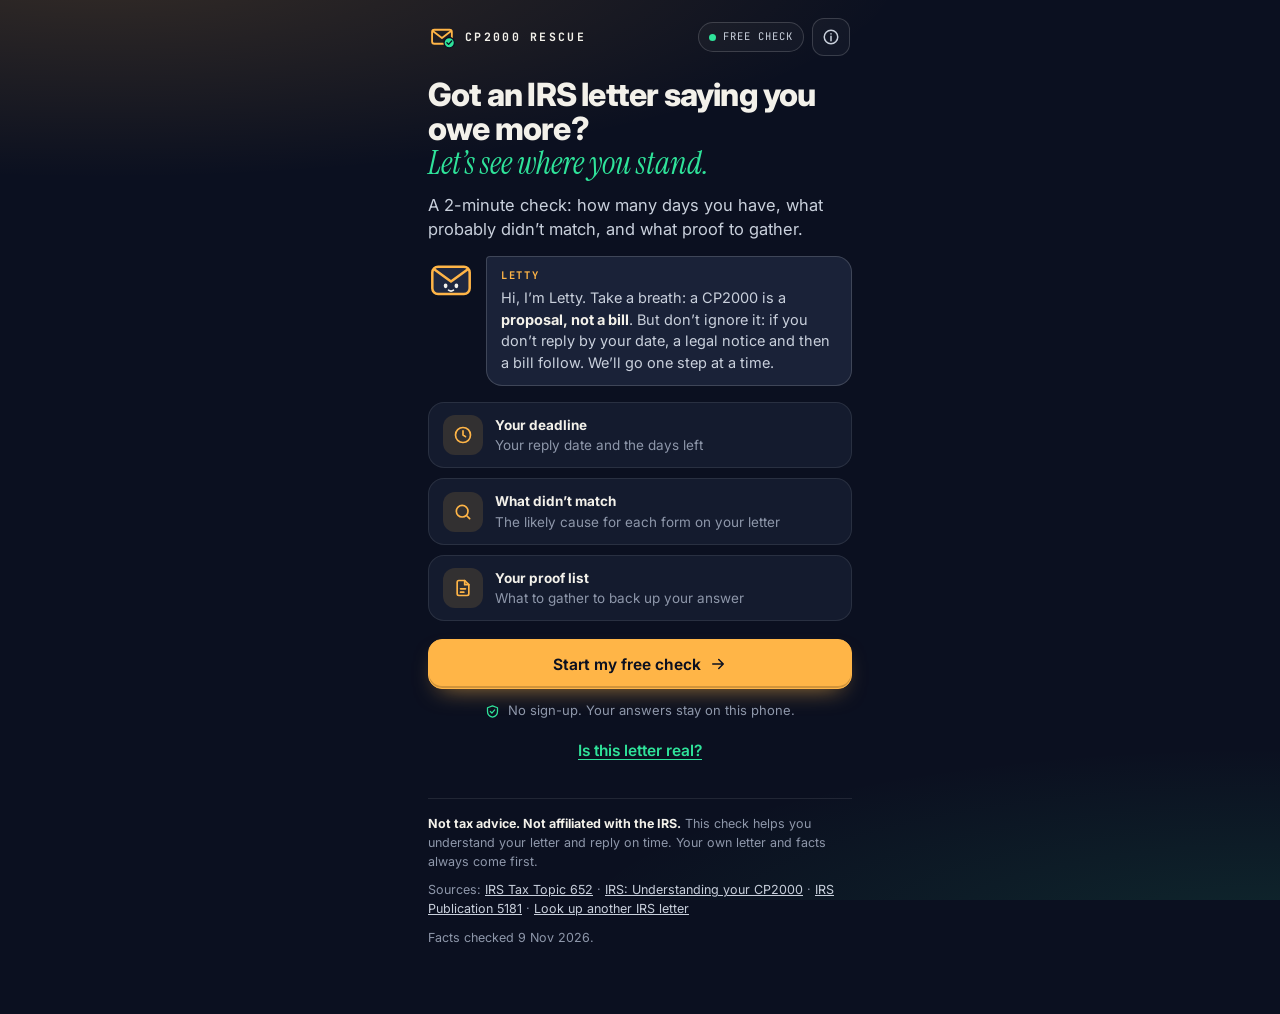
<file: src/tools/irs-letter-check.html>
<!DOCTYPE html>
<html lang="en">
<head>
<meta charset="utf-8">
<meta name="viewport" content="width=device-width, initial-scale=1, viewport-fit=cover">
<meta name="theme-color" content="#0B1020">
<title>CP2000 Rescue · Free check</title>
<link rel="preconnect" href="https://fonts.googleapis.com">
<link rel="preconnect" href="https://fonts.gstatic.com" crossorigin>
<link rel="stylesheet" href="https://fonts.googleapis.com/css2?family=Instrument+Serif:ital@1&family=Inter:wght@400;500;600;700;800&family=JetBrains+Mono:wght@500;700&display=swap">
<style>
/* CP2000 Rescue. A calm night desk: dark ink, amber = needs you, green = done, red = urgent.
   One phone-width column, one question per screen, nothing leaves the device. */
:root {
  --bg: #0B1020; --card: #141B2E; --card2: #1A2238;
  --line: rgba(255, 255, 255, .09); --line2: rgba(255, 255, 255, .16);
  --text: #F3F1EA; --text2: #C9D0DC; --muted: #8E97AA;
  --amber: #FFB547; --amber2: rgba(255, 181, 71, .13);
  --green: #2FE39A; --green2: rgba(47, 227, 154, .12);
  --red: #FF6B5E; --red2: rgba(255, 107, 94, .13);
  --ink: #0B1020;
  --serif: 'Instrument Serif', Georgia, serif;
  --sans: Inter, system-ui, -apple-system, 'Segoe UI', Roboto, Arial, sans-serif;
  --mono: 'JetBrains Mono', ui-monospace, SFMono-Regular, Menlo, monospace;
  --r: 18px;
  color-scheme: dark;
}
* { box-sizing: border-box; }
html, body { margin: 0; }
body {
  background: var(--bg);
  background-image:
    radial-gradient(ellipse 90% 34% at 8% -4%, rgba(255, 181, 71, .17), rgba(255, 181, 71, 0) 70%),
    radial-gradient(ellipse 80% 30% at 100% 104%, rgba(47, 227, 154, .11), rgba(47, 227, 154, 0) 70%);
  background-attachment: fixed;
  color: var(--text); font-family: var(--sans); font-size: 15.5px; line-height: 1.5;
  -webkit-font-smoothing: antialiased; min-height: 100vh;
}
button, input, select, textarea { font: inherit; color: inherit; }
a { color: var(--green); }
::selection { background: rgba(255, 181, 71, .35); }
h1:focus, h2:focus { outline: none; }
.app { max-width: 460px; margin: 0 auto; padding: 10px 18px 56px; }
.screen { animation: rise .42s cubic-bezier(.2, .8, .2, 1) both; }
@keyframes rise { from { opacity: 0; transform: translateY(10px); } to { opacity: 1; transform: none; } }
.center { text-align: center; justify-content: center; }

/* Header */
.top { display: flex; align-items: center; justify-content: space-between; gap: 10px; padding: 8px 2px 10px; }
.brand { display: flex; gap: 9px; align-items: center; font-family: var(--mono); font-weight: 700; font-size: 11.5px; letter-spacing: .2em; white-space: nowrap; }
.brand svg { width: 26px; height: 26px; flex: none; }
.pill { display: inline-flex; align-items: center; gap: 7px; font-family: var(--mono); font-size: 10.5px; letter-spacing: .1em; text-transform: uppercase; color: var(--text2); border: 1px solid var(--line2); border-radius: 999px; padding: 6px 10px; background: rgba(255, 255, 255, .03); white-space: nowrap; }
.pill .dot { width: 7px; height: 7px; border-radius: 50%; background: var(--green); }
.iconbtn { width: 38px; height: 38px; border-radius: 12px; border: 1px solid var(--line2); background: rgba(255, 255, 255, .03); display: grid; place-items: center; cursor: pointer; color: var(--text2); flex: none; transition: transform .12s; }
.iconbtn:active { transform: scale(.94); }
.iconbtn svg { width: 18px; height: 18px; }

/* Progress */
.prog { display: flex; gap: 6px; margin: 2px 0 4px; }
.prog i { flex: 1; height: 5px; border-radius: 9px; background: rgba(255, 255, 255, .1); overflow: hidden; position: relative; }
.prog i::after { content: ''; position: absolute; inset: 0; background: var(--amber); transform: scaleX(0); transform-origin: left; transition: transform .6s cubic-bezier(.2, .8, .2, 1); }
.prog i.on::after { transform: scaleX(1); }
.prog i.done::after { transform: scaleX(1); background: var(--green); }
.steplabel { font-family: var(--mono); font-size: 10.5px; letter-spacing: .16em; text-transform: uppercase; color: var(--muted); margin: 8px 0 2px; }

/* Type */
h1 { font-weight: 800; font-size: 32px; line-height: 1.06; letter-spacing: -.025em; margin: 12px 0 12px; }
h1 em, h2 em { font-family: var(--serif); font-style: italic; font-weight: 400; color: var(--green); letter-spacing: 0; }
.amb { color: var(--amber); }
h2 { font-weight: 750; font-size: 23px; line-height: 1.18; letter-spacing: -.015em; margin: 10px 0 8px; }
h3 { font-weight: 700; font-size: 16.5px; line-height: 1.3; margin: 0 0 6px; }
p { margin: 0 0 10px; color: var(--text2); }
.lead { font-size: 16.5px; }
.small { font-size: 13.5px; color: var(--muted); }
.kicker { font-family: var(--mono); font-weight: 700; font-size: 11px; letter-spacing: .18em; text-transform: uppercase; color: var(--muted); margin: 24px 0 10px; }
.kicker.green { color: var(--green); }
.kicker.amber { color: var(--amber); }
b, strong { color: var(--text); }

/* Cards and chips */
.card { background: var(--card); border: 1px solid var(--line); border-radius: var(--r); padding: 16px; margin: 12px 0; }
.card.alert { background: linear-gradient(180deg, rgba(255, 107, 94, .15), rgba(255, 107, 94, .06)); border-color: rgba(255, 107, 94, .45); }
.card.ok { background: linear-gradient(180deg, rgba(47, 227, 154, .12), rgba(47, 227, 154, .05)); border-color: rgba(47, 227, 154, .42); }
.card.warn { background: var(--amber2); border-color: rgba(255, 181, 71, .42); }
.row { display: flex; gap: 8px; flex-wrap: wrap; align-items: center; margin-top: 12px; }
.chip { display: inline-flex; align-items: center; gap: 6px; font-family: var(--mono); font-size: 10.5px; letter-spacing: .08em; text-transform: uppercase; padding: 5px 9px; border-radius: 999px; border: 1px solid var(--line2); color: var(--text2); white-space: nowrap; }
.chip.red { color: var(--red); border-color: rgba(255, 107, 94, .5); background: var(--red2); }
.chip.green { color: var(--green); border-color: rgba(47, 227, 154, .5); background: var(--green2); }
.chip.amber { color: var(--amber); border-color: rgba(255, 181, 71, .5); background: var(--amber2); }

/* Buttons: tactile, with a pressed state */
.btn { display: inline-flex; align-items: center; justify-content: center; gap: 8px; min-height: 50px; padding: 12px 18px; border-radius: 14px; border: 1px solid var(--line2); background: var(--card2); color: var(--text); font-weight: 650; cursor: pointer; text-decoration: none; transition: transform .12s ease, background .2s ease, border-color .2s ease, box-shadow .2s, opacity .2s; -webkit-tap-highlight-color: transparent; }
.btn:active { transform: scale(.97); }
.btn svg { width: 18px; height: 18px; flex: none; }
.btn.primary { background: var(--amber); color: var(--ink); border-color: var(--amber); box-shadow: 0 10px 24px -12px rgba(255, 181, 71, .7), inset 0 -2px 0 rgba(0, 0, 0, .18); }
.btn.primary:hover { background: #FFC46E; }
.btn.go { background: var(--green); color: var(--ink); border-color: var(--green); box-shadow: 0 10px 24px -12px rgba(47, 227, 154, .7), inset 0 -2px 0 rgba(0, 0, 0, .18); }
.btn.ghost { background: transparent; }
.btn.sm { min-height: 42px; padding: 8px 13px; font-size: 14px; border-radius: 12px; }
.btn.block { width: 100%; }
.btn[disabled] { opacity: .38; pointer-events: none; box-shadow: none; }
.btn.copied { background: var(--green2); border-color: rgba(47, 227, 154, .6); color: var(--green); }
.btn:focus-visible, .opt:focus-visible, .ftile:focus-visible, .chk:focus-visible, .switch:focus-visible, .iconbtn:focus-visible, .linkbtn:focus-visible, input:focus-visible { outline: 2.5px solid var(--amber); outline-offset: 2px; }
.linkbtn { background: none; border: 0; padding: 6px 0; color: var(--green); font-weight: 600; cursor: pointer; text-decoration: underline; text-underline-offset: 3px; }
.navrow { display: flex; gap: 10px; align-items: center; justify-content: space-between; margin-top: 18px; }
.navrow .btn.primary, .navrow .btn.go { flex: 1; }

/* Guide character: Letty the letter, used sparingly */
.guide { display: flex; gap: 12px; align-items: flex-start; margin: 14px 0; }
.guide .av { flex: none; animation: bob 4.6s ease-in-out infinite; }
.guide .bub { position: relative; background: var(--card2); border: 1px solid var(--line2); border-radius: 4px 16px 16px 16px; padding: 11px 14px; color: var(--text2); font-size: 14.5px; }
.guide .bub b.who { display: block; font-family: var(--mono); font-size: 10.5px; letter-spacing: .16em; text-transform: uppercase; color: var(--amber); margin-bottom: 3px; }
@keyframes bob { 0%, 100% { transform: translateY(0) rotate(-3deg); } 50% { transform: translateY(-4px) rotate(3deg); } }
.letty .eyes { animation: blink 5.2s infinite; transform-origin: center; transform-box: fill-box; }
@keyframes blink { 0%, 92%, 100% { transform: scaleY(1); } 95% { transform: scaleY(.12); } }
.letty.happy { animation: hop .7s cubic-bezier(.3, 1.6, .5, 1) 1; }
@keyframes hop { 0% { transform: translateY(0); } 40% { transform: translateY(-9px) rotate(-6deg); } 100% { transform: translateY(0); } }

/* Intro list */
.gets { display: grid; gap: 10px; margin: 16px 0 18px; }
.get { display: flex; gap: 12px; align-items: center; padding: 12px 14px; border-radius: 16px; background: var(--card); border: 1px solid var(--line); }
.get .gi { width: 40px; height: 40px; border-radius: 12px; display: grid; place-items: center; background: var(--amber2); color: var(--amber); flex: none; }
.get .gi svg { width: 20px; height: 20px; }
.get b { display: block; }
.get span { display: block; font-size: 13.5px; color: var(--muted); }
.privacy { display: flex; gap: 8px; align-items: center; justify-content: center; font-size: 13px; color: var(--muted); margin: 12px 0 2px; }
.privacy svg { width: 15px; height: 15px; color: var(--green); flex: none; }

/* Options (one choice) */
.opts { display: grid; gap: 10px; margin: 14px 0; }
.opt { display: flex; align-items: center; gap: 12px; width: 100%; text-align: left; padding: 14px; border-radius: 16px; border: 1px solid var(--line2); background: var(--card); cursor: pointer; transition: transform .12s, border-color .2s, background .2s; -webkit-tap-highlight-color: transparent; }
.opt:active { transform: scale(.98); }
@media (hover: hover) { .opt:hover, .ftile:hover { border-color: rgba(255, 181, 71, .55); } }
.opt .code { width: 72px; height: 40px; padding: 0 6px; border-radius: 12px; display: grid; place-items: center; background: var(--card2); flex: none; font-family: var(--mono); font-weight: 700; font-size: 11.5px; color: var(--amber); }
.opt .ot { flex: 1; }
.opt .ot b { display: block; font-weight: 650; }
.opt .ot span { display: block; font-size: 13.5px; color: var(--muted); margin-top: 1px; }
.tick { width: 24px; height: 24px; border-radius: 50%; border: 1.5px solid var(--line2); display: grid; place-items: center; flex: none; transition: background .2s, border-color .2s; }
.tick svg { width: 14px; height: 14px; color: var(--ink); opacity: 0; }
.opt[aria-pressed="true"] { border-color: var(--green); background: linear-gradient(180deg, rgba(47, 227, 154, .10), rgba(47, 227, 154, .04)); }
.opt[aria-pressed="true"] .tick, .ftile[aria-pressed="true"] .tick { background: var(--green); border-color: var(--green); animation: pop .32s; }
.opt[aria-pressed="true"] .tick svg, .ftile[aria-pressed="true"] .tick svg { opacity: 1; }
@keyframes pop { 0% { transform: scale(.6); } 70% { transform: scale(1.15); } 100% { transform: scale(1); } }

/* Form tiles (many choices) */
.grid2 { display: grid; grid-template-columns: 1fr 1fr; gap: 10px; margin: 14px 0; }
.ftile { position: relative; text-align: left; padding: 13px 12px 12px; border-radius: 16px; border: 1px solid var(--line2); background: var(--card); cursor: pointer; min-height: 96px; transition: transform .12s, border-color .2s, background .2s; -webkit-tap-highlight-color: transparent; }
.ftile:active { transform: scale(.97); }
.ftile b { display: block; font-family: var(--mono); font-size: 12.5px; letter-spacing: .02em; color: var(--amber); padding-right: 26px; }
.ftile span { display: block; font-size: 13.5px; color: var(--text2); margin-top: 5px; line-height: 1.3; }
.ftile .tick { position: absolute; top: 10px; right: 10px; width: 22px; height: 22px; }
.ftile[aria-pressed="true"] { border-color: var(--green); background: linear-gradient(180deg, rgba(47, 227, 154, .10), rgba(47, 227, 154, .04)); }
.ftile.wide { grid-column: span 2; min-height: 0; }

/* Where to look: a tiny letter sketch */
.sketch { display: flex; gap: 14px; align-items: center; padding: 12px 14px; border-radius: 16px; border: 1px dashed var(--line2); margin: 12px 0; }
.sketch svg { width: 74px; height: 92px; flex: none; }
.sketch p { margin: 0; font-size: 14px; }

/* Deadline */
.field { margin: 14px 0 6px; }
.field label { display: block; font-weight: 650; margin-bottom: 7px; }
.field input[type=date] { width: 100%; min-height: 54px; padding: 12px 14px; border-radius: 14px; border: 1px solid var(--line2); background: var(--card2); color: var(--text); font-size: 17px; }
.switch { display: flex; align-items: center; gap: 12px; width: 100%; padding: 12px 0; cursor: pointer; background: none; border: 0; text-align: left; color: var(--text2); }
.switch .tg { width: 48px; height: 28px; border-radius: 999px; background: rgba(255, 255, 255, .14); position: relative; transition: background .2s; flex: none; }
.switch .tg::after { content: ''; position: absolute; top: 3px; left: 3px; width: 22px; height: 22px; border-radius: 50%; background: var(--text); transition: transform .24s cubic-bezier(.2, .8, .2, 1); }
.switch[aria-checked="true"] .tg { background: var(--green); }
.switch[aria-checked="true"] .tg::after { transform: translateX(20px); }
.seg { display: grid; grid-template-columns: 1fr 1fr; gap: 4px; padding: 4px; border-radius: 14px; background: var(--card); border: 1px solid var(--line2); margin: 14px 0 4px; }
.seg button { min-height: 42px; border: 0; border-radius: 10px; background: transparent; color: var(--text2); font-weight: 650; cursor: pointer; transition: background .2s, color .2s; }
.seg button[aria-checked="true"] { background: var(--amber); color: var(--ink); }
.seg button:focus-visible { outline: 2.5px solid var(--amber); outline-offset: 2px; }
.dl { display: flex; gap: 16px; align-items: center; }
.ring { width: 108px; height: 108px; flex: none; }
.ring .arc { transition: stroke-dashoffset 1.1s cubic-bezier(.2, .8, .2, 1); }
.dl .due { font-weight: 750; font-size: 19px; line-height: 1.25; color: var(--text); }
.dl .st { font-size: 14px; margin-top: 4px; }
.lv-ok { color: var(--green); } .lv-soon { color: var(--amber); } .lv-urgent, .lv-today, .lv-past { color: var(--red); }

/* Plan */
.item { animation: rise .5s cubic-bezier(.2, .8, .2, 1) both; animation-delay: calc(var(--i, 0) * 90ms); }
.item .ih { display: flex; gap: 8px; align-items: center; justify-content: space-between; margin-bottom: 8px; }
.item h3 { margin-top: 2px; }
.sub { font-family: var(--mono); font-size: 10.5px; letter-spacing: .14em; text-transform: uppercase; color: var(--muted); margin: 12px 0 2px; }
.chk { display: flex; gap: 10px; align-items: flex-start; width: 100%; text-align: left; background: none; border: 0; padding: 8px 0; cursor: pointer; color: var(--text2); -webkit-tap-highlight-color: transparent; }
.chk .bx { width: 22px; height: 22px; border-radius: 7px; border: 1.5px solid var(--line2); flex: none; display: grid; place-items: center; margin-top: 1px; transition: background .2s, border-color .2s; }
.chk .bx svg { width: 13px; height: 13px; color: var(--ink); opacity: 0; }
.chk[aria-checked="true"] .bx { background: var(--green); border-color: var(--green); animation: pop .32s; }
.chk[aria-checked="true"] .bx svg { opacity: 1; }
.chk[aria-checked="true"] .lbl { color: var(--muted); text-decoration: line-through; text-decoration-color: rgba(255, 255, 255, .3); }
.tip { display: flex; gap: 8px; font-size: 13.5px; color: var(--muted); margin-top: 8px; }
.tip svg { width: 15px; height: 15px; flex: none; margin-top: 3px; color: var(--amber); }
.meter { height: 6px; border-radius: 9px; background: rgba(255, 255, 255, .1); overflow: hidden; margin-top: 10px; }
.meter i { display: block; height: 100%; background: var(--green); border-radius: 9px; transition: width .5s cubic-bezier(.2, .8, .2, 1); }
ol.steps { margin: 6px 0 0; padding: 0; list-style: none; counter-reset: s; }
ol.steps li { counter-increment: s; display: flex; gap: 12px; padding: 9px 0; border-top: 1px solid var(--line); color: var(--text2); }
ol.steps li:first-child { border-top: 0; }
ol.steps li::before { content: counter(s); width: 26px; height: 26px; border-radius: 50%; background: var(--amber2); color: var(--amber); font-family: var(--mono); font-weight: 700; font-size: 12.5px; display: grid; place-items: center; flex: none; }
/* When the list is also a card, keep the card's inner space so the number circles sit inside the border. */
ol.steps.card { padding: 4px 14px; margin: 14px 0; }
ol.steps.card li { padding: 11px 0; align-items: flex-start; }
ul.dots { margin: 6px 0 0; padding-left: 18px; color: var(--text2); }
ul.dots li { margin: 5px 0; }
.kit { position: relative; overflow: hidden; }
.kit::before { content: ''; position: absolute; inset: -40% -20% auto auto; width: 220px; height: 220px; background: radial-gradient(circle, rgba(255, 181, 71, .22), rgba(255, 181, 71, 0) 65%); animation: drift 9s ease-in-out infinite alternate; pointer-events: none; }
@keyframes drift { from { transform: translate(0, 0); } to { transform: translate(-30px, 24px); } }

/* Sheet (bottom drawer) */
.sheet-wrap { position: fixed; inset: 0; background: rgba(5, 7, 13, .64); display: flex; align-items: flex-end; justify-content: center; z-index: 50; animation: fade .2s; }
.sheet-wrap[hidden] { display: none; }
@keyframes fade { from { opacity: 0; } to { opacity: 1; } }
.sheet { width: 100%; max-width: 480px; max-height: 86vh; overflow: auto; background: var(--card); border: 1px solid var(--line2); border-bottom: 0; border-radius: 24px 24px 0 0; padding: 10px 18px calc(22px + env(safe-area-inset-bottom)); animation: up .34s cubic-bezier(.2, .8, .2, 1); }
.sheet .grab { width: 44px; height: 5px; border-radius: 9px; background: var(--line2); margin: 4px auto 10px; }
.sheet h2 { margin-top: 4px; }
.sheet textarea { width: 100%; min-height: 220px; border-radius: 12px; border: 1px solid var(--line2); background: var(--card2); padding: 12px; font-size: 13.5px; }
@keyframes up { from { transform: translateY(40px); opacity: 0; } to { transform: none; opacity: 1; } }

/* Toast */
.toast { position: fixed; left: 50%; bottom: calc(18px + env(safe-area-inset-bottom)); transform: translate(-50%, 24px); opacity: 0; pointer-events: none; display: flex; gap: 10px; align-items: center; background: var(--card2); border: 1px solid var(--line2); border-radius: 16px; padding: 10px 14px; box-shadow: 0 18px 40px -16px rgba(0, 0, 0, .7); transition: transform .3s cubic-bezier(.2, .8, .2, 1), opacity .3s; z-index: 60; max-width: 92vw; font-size: 14.5px; }
.toast.on { transform: translate(-50%, 0); opacity: 1; }

/* Footer */
.foot { margin-top: 30px; padding-top: 16px; border-top: 1px solid var(--line); font-size: 12.5px; color: var(--muted); }
.foot p { color: var(--muted); font-size: 12.5px; }
.foot a { color: var(--text2); }


/* ===== Kit: progress milestones ===== */
.miles { display: grid; grid-template-columns: repeat(4, 1fr); gap: 6px; margin: 2px 0 8px; }
.mile { display: flex; flex-direction: column; align-items: center; gap: 4px; padding: 8px 2px; border-radius: 12px; background: var(--card); border: 1px solid var(--line); font-family: var(--mono); font-size: 9.5px; letter-spacing: .06em; text-transform: uppercase; color: var(--muted); text-align: center; transition: background .3s, border-color .3s, color .3s; }
.mile i { width: 22px; height: 22px; border-radius: 50%; display: grid; place-items: center; border: 1.5px solid var(--line2); font-style: normal; font-size: 10.5px; color: var(--text2); }
.mile i svg { width: 12px; height: 12px; }
.mile.done { border-color: rgba(47, 227, 154, .45); color: var(--green); background: var(--green2); }
.mile.done i { background: var(--green); border-color: var(--green); color: var(--ink); animation: pop .32s; }
/* ===== Kit: bottom tabs ===== */
.app.tabs { padding-bottom: calc(100px + env(safe-area-inset-bottom)); }
.tabbar { position: fixed; left: 50%; bottom: 0; transform: translateX(-50%); width: 100%; max-width: 480px; display: grid; grid-template-columns: repeat(4, 1fr); gap: 4px; padding: 8px 10px calc(8px + env(safe-area-inset-bottom)); background: rgba(11, 16, 32, .94); -webkit-backdrop-filter: blur(12px); backdrop-filter: blur(12px); border-top: 1px solid var(--line2); z-index: 40; }
.tabbar button { display: flex; flex-direction: column; align-items: center; justify-content: center; gap: 3px; min-height: 52px; border: 0; border-radius: 12px; background: transparent; color: var(--muted); font-size: 12px; font-weight: 650; cursor: pointer; position: relative; transition: background .2s, color .2s, transform .12s; -webkit-tap-highlight-color: transparent; }
.tabbar button:active { transform: scale(.95); }
.tabbar button svg { width: 20px; height: 20px; }
.tabbar button[aria-current="page"] { color: var(--amber); background: var(--amber2); }
.tabbar button:focus-visible { outline: 2.5px solid var(--amber); outline-offset: 2px; }
.tabbar .badge { position: absolute; top: 5px; right: 22%; min-width: 17px; height: 17px; padding: 0 4px; border-radius: 9px; background: var(--amber); color: var(--ink); font-size: 10.5px; font-weight: 800; display: grid; place-items: center; }
/* ===== Kit: item accordion, inputs, statement ===== */
.acc { padding: 0; overflow: hidden; }
.acc > .ah { display: flex; flex-direction: column; align-items: stretch; gap: 8px; width: 100%; text-align: left; padding: 14px 14px; background: none; border: 0; cursor: pointer; color: var(--text); -webkit-tap-highlight-color: transparent; }
.acc .ahtop { display: flex; gap: 8px; align-items: center; flex-wrap: wrap; }
.acc .ahtop .chev { margin-left: auto; }
.acc .ah .t { flex: 1; min-width: 0; font-size: 14.5px; line-height: 1.3; }
.acc .ah .chev { color: var(--muted); display: grid; transition: transform .25s; }
.acc .ah .chev svg { width: 18px; height: 18px; }
.acc.open .ah .chev { transform: rotate(180deg); }
.acc .ab { padding: 0 14px 16px; animation: rise .35s both; }
.acc.done { border-color: rgba(47, 227, 154, .42); }
.seg.seg3 { grid-template-columns: 1fr 1fr 1fr; }
.seg.seg3 button { font-size: 13px; line-height: 1.2; padding: 4px; }
.inp { margin: 10px 0; }
.inp label { display: block; font-size: 13.5px; font-weight: 650; color: var(--text2); margin-bottom: 5px; }
.inp input, .inp textarea { width: 100%; min-height: 48px; padding: 11px 13px; border-radius: 12px; border: 1px solid var(--line2); background: var(--card2); color: var(--text); font-size: 16px; transition: border-color .2s; }
.inp input:focus, .inp textarea:focus { border-color: var(--amber); outline: none; }
.inp textarea { min-height: 96px; resize: vertical; line-height: 1.45; }
.inp small { display: block; color: var(--muted); font-size: 12.5px; margin-top: 4px; }
.stmt { background: #FBFAF6; color: #1B1F2A; border-radius: 12px; padding: 12px 14px; font-size: 14px; line-height: 1.55; margin: 6px 0 12px; }
.ph { background: rgba(255, 181, 71, .38); color: #6B4300; border-radius: 4px; padding: 0 3px; font-weight: 600; }
.fv { background: rgba(47, 227, 154, .22); border-radius: 4px; padding: 0 2px; }
/* ===== Kit: the letter on paper ===== */
.paper { background: #FBFAF6; color: #1B1F2A; border-radius: 16px; padding: 20px 18px; font-size: 13.5px; line-height: 1.6; white-space: pre-wrap; overflow-wrap: anywhere; box-shadow: 0 24px 48px -24px rgba(0, 0, 0, .8); margin: 12px 0; animation: rise .5s both; }
.paper .fv { background: transparent; padding: 0; }
.paper b { color: #1B1F2A; }
.sentcard { text-align: center; }
.sentcard .letty { margin: 0 auto 4px; }
.app.still .screen, .app.still .item, .app.still .acc .ab, .app.still .paper { animation: none; }
@media print {
  body { background: #fff !important; }
  body * { visibility: hidden !important; }
  #paper, #paper * { visibility: visible !important; }
  #paper { position: absolute; left: 0; top: 0; width: 100%; box-shadow: none; border-radius: 0; font-size: 11.5pt; }
  .ph { background: none; color: #000; }
}

@media (prefers-reduced-motion: reduce) {
  *, *::before, *::after { animation: none !important; transition: none !important; }
}
</style>
</head>
<body>
<main class="app" id="app" aria-live="off"></main>
<div class="sheet-wrap" id="sheet" hidden></div>
<div class="toast" id="toast" role="status" aria-live="polite"></div>
<script>
const DATA = {"checked": "9 Nov 2026", "stepNames": ["Your letter", "Your deadline", "What didn’t match"], "intro": {"h1": "Got an IRS letter saying you owe more?", "em": "Let’s see where you stand.", "lead": "A 2-minute check: how many days you have, what probably didn’t match, and what proof to gather.", "guide": "Hi, I’m Letty. Take a breath: a CP2000 is a **proposal, not a bill**. But don’t ignore it: if you don’t reply by your date, a legal notice and then a bill follow. We’ll go one step at a time.", "gets": [{"t": "Your deadline", "d": "Your reply date and the days left"}, {"t": "What didn’t match", "d": "The likely cause for each form on your letter"}, {"t": "Your proof list", "d": "What to gather to back up your answer"}], "privacy": "No sign-up. Your answers stay on this phone."}, "scam": {"link": "Is this letter real?"}, "letterStep": {"title": "Which letter did you get?", "help": "The code is in the **top right corner of page 1**."}, "letters": [{"id": "cp2000", "code": "CP2000", "title": "CP2000", "sub": "Proposed changes to your return. Also pick this for CP2000A or CP2000B."}, {"id": "cp2501", "code": "CP2501", "title": "CP2501", "sub": "An earlier letter that asks you to explain a difference", "note": "A CP2501 asks for information before a CP2000 is sent. It isn’t a bill, but **you must respond**. The same checks and proof help, so keep going. Use the reply date printed on your letter."}, {"id": "cp3219a", "code": "CP3219A", "title": "CP3219A or CP2000D", "sub": "Notice of Deficiency, the “90-day letter”", "stop": {"title": "The Tax Court clock is running", "text": "A CP3219A is a legal notice. To dispute it in Tax Court, you must file a petition by the **last date printed on the notice**: usually 90 days from its date, or 150 if it’s addressed to you outside the US. That date **can’t be extended**. A CP2000D is a recomputed proposal sent after a CP3219A (IRS staff manual). The Tax Court date on your CP3219A still stands.", "points": ["You can still send the IRS your proof during this time, but talking to the IRS **does not stop** the Tax Court clock.", "If you don’t reply and don’t file a petition, the IRS makes the change official and sends a bill.", "Get help now: a tax professional, or a Low Income Taxpayer Clinic if you qualify."]}}, {"id": "cp2000ce", "code": "C / E", "title": "CP2000C or CP2000E", "sub": "A result after a reply, or an information notice", "stop": {"title": "This letter reports a result", "text": "In the IRS staff manual, a **CP2000C** reports a partly agreed result that the IRS is charging and closing, and a **CP2000E** is for your information after the Tax Court window closed. Read yours closely. If you think it’s wrong, get help."}}, {"id": "other", "code": "?", "title": "Something else", "sub": "A different code, or no code", "stop": {"title": "This check is made for CP2000 letters", "text": "Look up your letter’s code on IRS.gov under **Understanding your IRS notice or letter**. It covers many notices. Not there? Call **800-829-1040**."}}], "deadline": {"title": "When must the IRS have your reply?", "help": "The countdown starts from the date printed on the letter, **not** the day it arrived.", "modes": {"due": {"tab": "Reply-by date", "label": "Reply-by date on page 1", "where": "On page 1, find the date in a line like **“so we receive it by…”** or **“Proposed amount due by…”**."}, "notice": {"tab": "Notice date", "label": "Notice date (top-right box)", "where": "The **notice date** is in the box at the top right of page 1. We’ll count 30 days from it (60 if you live outside the US)."}}, "abroad": "I live outside the US (60 days)", "days": 30, "daysAbroad": 60, "maxAhead": 75, "ruleDue": "The IRS must **receive** your reply by this date. Mail takes days; upload or fax is faster.", "ruleNotice": "Worked out as {days} days from the notice date. If your letter prints a reply-by date, go by that. The IRS must **receive** your reply by then.", "missingTitle": "Add your date to see your deadline", "missing": "Find the reply-by date on page 1 of your letter, or the notice date in the top-right box.", "future": "That notice date is in the future. Check the date printed on your letter.", "far": "That date is more than 75 days away. Check the reply-by date on your letter.", "moreTimeLink": "Need more time? Here’s how to ask.", "skip": "I don’t have my letter with me", "levels": {"ok": {"title": "You have time.", "text": "Start this week, so your proof is ready early."}, "soon": {"title": "Start now.", "text": "Getting proof from a broker or employer can take days."}, "urgent": {"title": "Very close.", "text": "Send what you have, or call the number on your letter to ask for more time."}, "today": {"title": "Due today.", "text": "Upload or fax today, or call the number on your letter."}, "past": {"title": "The date has passed.", "text": "Call the number on your letter now, and reply as soon as you can."}}}, "formsStep": {"title": "Which forms does your letter list?", "help": "Your letter has a table of items: who reported it, the form type (like 1099-INT), what your return shows, and what others reported. **Tap every form type you see.**", "after": "Next, one short question about each.", "none": "Tap at least one."}, "forms": [{"id": "1099b", "code": "1099-B", "label": "Stock or fund sales", "q": {"text": "Did you put this sale on your tax return?", "help": "Look for Form 8949 or Schedule D in your return.", "opts": [{"label": "No, I left it off", "next": {"text": "On your 1099-B, is box 1e (cost or other basis) filled in?", "help": "Box 1e is what you paid. It decides a lot.", "opts": [{"label": "It’s blank", "cause": "b_zero_cost"}, {"label": "It shows an amount", "cause": "b_cost_on_form"}, {"label": "I don’t have my 1099-B", "cause": "b_need_form"}]}}, {"label": "It’s stock from my job", "sub": "RSU, ESPP or stock options", "cause": "b_equity"}, {"label": "Yes, it’s on my return", "cause": "b_reported"}, {"label": "Not sure", "cause": "b_unsure"}]}}, {"id": "1099da", "code": "1099-DA", "label": "Crypto sales", "q": {"text": "Did you put these crypto sales on your tax return?", "help": "Look for Form 8949 in your return.", "opts": [{"label": "No, I left them off", "cause": "da_left_off"}, {"label": "Yes, they’re on my return", "cause": "da_reported"}, {"label": "Not sure", "cause": "da_unsure"}]}}, {"id": "1099nec", "code": "1099-NEC / MISC", "label": "Freelance or side-gig pay", "q": {"text": "Is this pay already on your return?", "opts": [{"label": "Yes, inside my business income", "sub": "Schedule C, line 1", "cause": "nec_in_c"}, {"label": "It’s on my business’s own return", "sub": "A partnership or S corporation", "cause": "nec_business"}, {"label": "No, I left it off", "next": {"text": "Did you have business costs to earn this money?", "help": "For example: tools, software, mileage, supplies.", "opts": [{"label": "Yes, I had costs", "cause": "nec_missed_costs"}, {"label": "No real costs", "cause": "nec_missed"}]}}, {"label": "The amount or the name is wrong", "cause": "payer_error"}]}}, {"id": "1099k", "code": "1099-K", "label": "Payment apps and card sales", "q": {"text": "What were these payments?", "opts": [{"label": "Business sales I already reported", "cause": "k_in_c"}, {"label": "Business sales I left off", "next": {"text": "Did you have costs to make those sales?", "help": "For example: the goods you sold, shipping, platform fees.", "opts": [{"label": "Yes, I had costs", "cause": "k_missed_costs"}, {"label": "No real costs", "cause": "k_missed"}]}}, {"label": "My own used stuff, sold for less than I paid", "cause": "k_personal_loss"}, {"label": "Gifts, or friends paying me back", "cause": "k_personal_payments"}, {"label": "The same money is on another 1099 too", "cause": "k_duplicate"}, {"label": "Not sure", "cause": "k_unsure"}]}}, {"id": "w2", "code": "W-2", "label": "Wages from a job", "q": {"text": "Is this job’s W-2 on your return?", "opts": [{"label": "No, I left this job off", "cause": "w2_missed"}, {"label": "The W-2 was wrong", "sub": "I have, or asked for, a corrected one", "cause": "w2_corrected"}, {"label": "Yes, it’s on my return", "cause": "w2_reported"}, {"label": "I never worked there", "cause": "idtheft"}]}}, {"id": "1099int", "code": "1099-INT / DIV", "label": "Bank interest or dividends", "q": {"text": "Is this money yours?", "opts": [{"label": "Yes, and I left it off", "cause": "int_missed"}, {"label": "It’s a shared account", "sub": "Part of it belongs to someone else", "cause": "int_nominee"}, {"label": "It’s already on my return", "cause": "int_reported"}, {"label": "I don’t have this account", "cause": "unknown_payer"}]}}, {"id": "1099r", "code": "1099-R", "label": "Retirement or pension money", "q": {"text": "What happened to this money?", "opts": [{"label": "I moved it to another retirement account", "next": {"text": "How did you move it?", "opts": [{"label": "Directly, account to account", "sub": "Box 7 shows code G", "cause": "r_direct"}, {"label": "It was paid to me, and I put it back within 60 days", "cause": "r_60"}, {"label": "I put it back after 60 days", "cause": "r_late"}, {"label": "Not sure", "cause": "r_rollover_unsure"}]}}, {"label": "I took it out and kept it", "next": {"text": "Does the letter add a 10% tax for an early withdrawal?", "opts": [{"label": "Yes, but an exception applies to me", "cause": "r_exception"}, {"label": "Yes, and no exception applies", "cause": "r_taxable"}, {"label": "No", "cause": "r_taxable"}]}}, {"label": "It’s already on my return", "cause": "r_reported"}]}}, {"id": "1099g", "code": "1099-G", "label": "Unemployment or state refund", "q": {"text": "What is this payment?", "opts": [{"label": "A state or local tax refund", "next": {"text": "On your federal return for the year before your letter’s tax year, did you take the standard deduction?", "help": "That’s the year your state tax was paid.", "opts": [{"label": "Yes, the standard deduction", "cause": "g_std"}, {"label": "No, I itemized", "cause": "g_itemized"}, {"label": "Not sure", "cause": "g_refund_unsure"}]}}, {"label": "Unemployment I received", "cause": "g_unemp"}, {"label": "Unemployment I never applied for", "cause": "g_fraud"}]}}, {"id": "ssa", "code": "SSA-1099", "label": "Social Security benefits", "q": {"text": "Is the amount on your SSA-1099 right?", "opts": [{"label": "Yes, I left it off or got the math wrong", "cause": "ssa_math"}, {"label": "No, the SSA-1099 is wrong", "cause": "ssa_wrong"}, {"label": "It includes a lump sum for past years", "cause": "ssa_lump"}]}}, {"id": "1099s", "code": "1099-S", "label": "Home or land sale", "q": {"text": "Was it your main home for at least 2 of the 5 years before the sale?", "help": "You (or your spouse) owned it, and you lived in it, for 2 of those 5 years.", "opts": [{"label": "Yes", "cause": "s_excluded"}, {"label": "No, or it was land, a rental or a second home", "cause": "s_taxable"}, {"label": "Not sure", "cause": "s_unsure"}]}}, {"id": "ded", "code": "Deduction or credit", "label": "Mortgage interest, student loan, tuition, IRA or HSA", "wide": true, "q": {"text": "Which item does your letter change?", "opts": [{"label": "Mortgage interest", "sub": "Form 1098", "cause": "ded_mortgage"}, {"label": "Student loan interest", "sub": "Form 1098-E", "cause": "ded_student"}, {"label": "Education credit", "sub": "Form 1098-T", "cause": "ded_tuition"}, {"label": "IRA or HSA deduction", "sub": "Form 5498 or 5498-SA", "cause": "ded_ira_hsa"}]}}, {"id": "notmine", "code": "Not mine", "label": "Income I don’t recognize", "wide": true, "q": {"text": "Which fits best?", "opts": [{"label": "The payer made a mistake", "sub": "Wrong amount, or the wrong person", "cause": "payer_error"}, {"label": "Someone used my name or Social Security number", "cause": "idtheft"}, {"label": "Not sure", "cause": "unknown_payer"}]}}], "causes": {"b_zero_cost": {"title": "Sale left off, and the IRS used a cost of $0", "means": "Your broker reported the sale price but not what you paid. When box 1e is blank, the IRS uses a **$0 cost**, so the letter treats the whole sale price as profit. Show what you paid, so the tax is based on your real gain.", "answer": "some", "proof": ["Statements showing what you paid for each sale", "Form 8949 and Schedule D listing each sale with your real cost", "A short signed statement that answers this item"], "tip": "Your broker’s website usually keeps old statements and trade confirmations."}, "b_cost_on_form": {"title": "Sale left off, but the cost was reported", "means": "When the broker reports your cost, the IRS uses it, so the letter may already show your real gain. Compare the letter’s numbers with your 1099-B.", "answer": "check", "proof": ["Your 1099-B", "The letter’s table of changes"], "tip": "If the numbers match your records, agreeing may be right. Job stock (RSU, ESPP)? The reported cost can be too low."}, "b_need_form": {"title": "Sale left off: get your 1099-B first", "means": "Download your 1099-B from your broker. If box 1e (cost) is blank, the IRS used $0 as your cost. If it shows an amount, the letter should already use it.", "answer": "check", "proof": ["Your 1099-B from your broker", "Statements showing what you paid"]}, "b_equity": {"title": "Job stock: the cost on the form may be too low", "means": "With RSUs, ESPP or options, part of the stock’s value was already taxed as pay on your W-2. The broker’s cost often leaves that out, so the gain looks bigger than it is.", "answer": "some", "proof": ["Your W-2 for that year", "Your broker’s supplemental statement or vesting and purchase records", "Form 8949 with the cost corrected (adjustment code B)", "A short signed statement that answers this item"], "tip": "This one is easy to get wrong. For big amounts, consider a tax pro."}, "b_reported": {"title": "The sale is already on your return", "means": "The IRS compares the broker’s sale amounts with your Form 8949. Grouped sales, different totals, or sales on another form can look like a mismatch.", "answer": "disagree", "proof": ["Copies of your Form 8949 and Schedule D", "Your 1099-B", "A short signed statement showing where each sale appears"]}, "b_unsure": {"title": "Not sure yet: check two things", "means": "First, look for Form 8949 or Schedule D in your return. If the sale isn’t there, it was left off. Then check box 1e (cost) on your 1099-B.", "answer": "check", "proof": ["Your filed return (all pages)", "Your 1099-B"]}, "da_left_off": {"title": "Crypto sales left off your return", "means": "From 2025, crypto platforms report sales on **Form 1099-DA**. For 2025 sales they **don’t have to report what you paid**, so the letter’s amount can be far bigger than your real gain. Every sale must be reported, even at a loss.", "answer": "some", "proof": ["Each platform’s full transaction history", "Form 8949 listing each sale with your real cost (2025 has new digital-asset boxes)", "A short signed statement that answers this item"]}, "da_reported": {"title": "Crypto sales are already on your return", "means": "The IRS compares what platforms reported with your Form 8949. A missing platform, different totals, or sales on the wrong form can cause a mismatch.", "answer": "disagree", "proof": ["Copies of your Form 8949 and Schedule D", "Each platform’s 1099-DA", "A short signed statement matching each reported sale to your return"]}, "da_unsure": {"title": "Not sure yet: check your Form 8949", "means": "Look for Form 8949 in your return. If these sales aren’t on it, they were left off.", "answer": "check", "proof": ["Your filed return", "Each platform’s 1099-DA and transaction history"]}, "nec_in_c": {"title": "Already counted in your business income", "means": "1099-NEC pay belongs on Schedule C, line 1. If it’s inside a bigger total there, the IRS computer may not see it. Show where it went.", "answer": "disagree", "proof": ["A copy of your Schedule C", "A short table: each 1099 and where it’s counted in line 1", "A short signed statement that answers this item"], "tip": "If your 1099 total is bigger than line 1, explain the difference in your statement."}, "nec_business": {"title": "Reported on your business’s own return", "means": "If the money was reported on a partnership or S corporation return, say so. Give that business’s name and EIN, or the IRS may write to ask for them.", "answer": "disagree", "proof": ["The business’s name and EIN", "The page of the business return showing the income", "A short signed statement that answers this item"], "tip": "Business-return cases can get complex. Consider a tax pro.", "help": true}, "nec_missed_costs": {"title": "Missed income, but you had business costs", "means": "The letter adds the income and usually **self-employment tax**. You can list the costs you had to earn it. The IRS staff manual says the amount can be reduced by expenses you show.", "answer": "some", "proof": ["A list of that year’s business costs, with totals", "Receipts or bank statements for those costs", "A short signed statement that answers this item"]}, "nec_missed": {"title": "Income left off your return", "means": "If you simply missed it and had no costs, the letter is likely right. The change usually includes **self-employment tax**.", "answer": "agree", "proof": ["Your 1099-NEC or 1099-MISC", "Check the letter’s math against it"], "tip": "Check other years too. The IRS says to amend past returns that have the same mistake."}, "k_in_c": {"title": "Already counted in your business income", "means": "The letter uses the **gross** amount on the 1099-K. If those sales are already in your business income, show how the totals match.", "answer": "disagree", "proof": ["A copy of your Schedule C", "The platform’s yearly report", "A short table matching the 1099-K to your income records"]}, "k_missed_costs": {"title": "Business sales left off, with costs", "means": "Real business sales are taxable. But the letter starts from the gross amount, so list your costs, like the goods you sold and fees.", "answer": "some", "proof": ["The platform’s yearly report", "Receipts for the goods you sold and other costs", "A short signed statement that answers this item"]}, "k_missed": {"title": "Business sales left off", "means": "If these were real business sales and you had no costs, the letter is likely right. Check the amount.", "answer": "agree", "proof": ["The platform’s yearly report", "Check the letter’s math against it"]}, "k_personal_loss": {"title": "Personal items sold at a loss", "means": "Selling your own things for less than you paid isn’t profit. You can’t deduct the loss, but there’s no gain to tax. The IRS says to report it so it zeroes out.", "answer": "disagree", "proof": ["What you originally paid for each item (receipts or order history)", "The platform’s list of sales", "A short signed statement that answers this item"]}, "k_personal_payments": {"title": "Gifts or paybacks, not income", "means": "Gifts and money paid back for shared costs shouldn’t be on a 1099-K. Ask the platform for a corrected 1099-K showing **$0**.", "answer": "disagree", "proof": ["App records showing who paid you and why", "A corrected 1099-K, if the platform sends one", "A short signed statement that answers this item"]}, "k_duplicate": {"title": "The same money is on two forms", "means": "Card and payment-app payments shouldn’t also be on a 1099-NEC or 1099-MISC. Ask the issuer for a corrected form showing $0, and show you counted the money once.", "answer": "some", "proof": ["Both forms", "A corrected form, if you get one", "Your income records showing it was counted once"]}, "k_unsure": {"title": "Not sure yet: sort the payments", "means": "Download the platform’s yearly report. Sort the payments into business sales, personal items, and gifts or paybacks. Each kind is handled differently.", "answer": "check", "proof": ["The platform’s yearly report", "Your bank records"]}, "w2_missed": {"title": "A job left off your return", "means": "The letter adds the wages. It should also credit the tax that job withheld. Check both numbers.", "answer": "agree", "proof": ["The missing W-2", "Check that the letter’s payments line includes that job’s withholding"]}, "w2_corrected": {"title": "The employer’s form was wrong", "means": "When an employer fixes a W-2, it issues a **Form W-2c**. IRS staff are told to treat a corrected form as the most accurate.", "answer": "some", "proof": ["The corrected W-2c from your employer", "A short signed statement that answers this item"], "tip": "Don’t have it yet? Ask your employer for the W-2c."}, "w2_reported": {"title": "The wages are already on your return", "means": "Show where the wages appear on your return. If they’re in a combined total, list each W-2 that makes it up.", "answer": "disagree", "proof": ["A copy of page 1 of your return", "All your W-2s for that year", "A short signed statement that answers this item"]}, "int_missed": {"title": "Interest or dividends left off", "means": "If you simply missed it, the letter is likely right. Check the amount against your form.", "answer": "agree", "proof": ["Your 1099-INT or 1099-DIV"]}, "int_nominee": {"title": "Part of it belongs to someone else", "means": "On a shared account, each person’s share depends on state law. If part is someone else’s, show the full amount on Schedule B, then subtract their part as a **nominee distribution**.", "answer": "some", "proof": ["Proof of who owns the account and each share", "Schedule B using the nominee method", "A short signed statement that answers this item"], "tip": "The nominee rules also expect a 1099 for the real owner. If that’s new to you, ask a tax pro."}, "int_reported": {"title": "Already on your return", "means": "Show where it appears, for example on Schedule B or in a combined total.", "answer": "disagree", "proof": ["Your Schedule B or the page where it appears", "A short signed statement that answers this item"]}, "r_direct": {"title": "Direct rollover: usually $0 taxable", "means": "A direct rollover shows **code G** in box 7 and $0 taxable in box 2a. It still belongs on your return as a rollover, so leaving it off can look like taxable income. Moved into a Roth account? Part may be taxable.", "answer": "disagree", "proof": ["The 1099-R showing code G", "The new account’s statement or Form 5498", "A short signed statement that answers this item"]}, "r_60": {"title": "Rolled over within 60 days", "means": "Money you put into another retirement account within 60 days isn’t taxable, and the 10% early-withdrawal tax doesn’t apply to it. Only the money you put back counts. Moved into a Roth account? Part may be taxable.", "answer": "disagree", "proof": ["Form 5498 (box 2 shows rollovers) or the new account’s statement", "The dates you got the money and put it back", "A short signed statement that answers this item"]}, "r_late": {"title": "Put back after 60 days", "means": "Late rollovers are usually taxable. You may qualify for a waiver by **self-certifying** a reason the IRS accepts. The IRS may write to ask for more details.", "answer": "check", "proof": ["The date you got the money and the date you put it back", "Why it was late", "Your self-certification letter, if you used one"], "help": true}, "r_rollover_unsure": {"title": "Rollover: check the details", "means": "Look at box 7 on your 1099-R. Code G means a direct rollover. Otherwise, check when you put the money back.", "answer": "check", "proof": ["Your 1099-R", "The new account’s statements"]}, "r_exception": {"title": "An early-withdrawal exception applies", "means": "The IRS adds the 10% extra tax automatically. If an exception applies and your 1099-R code doesn’t show it, claim it on **Form 5329**.", "answer": "some", "proof": ["Form 5329", "Proof that the exception applies", "A short signed statement that answers this item"]}, "r_taxable": {"title": "Money you took out and kept", "means": "That’s usually taxable income. Early withdrawals can also get a 10% extra tax (IRS rule as of 2026) unless an exception applies. Check the letter’s math.", "answer": "agree", "proof": ["Your 1099-R", "Check the letter’s math against it"]}, "r_reported": {"title": "Already on your return", "means": "Show where it appears: lines 4a and 4b for IRAs, 5a and 5b for pensions. For IRA money you already paid tax on, Form 8606 shows the non-taxable part.", "answer": "disagree", "proof": ["Page 1 of your return (lines 4 and 5)", "Form 8606, if you have one", "A short signed statement that answers this item"]}, "g_std": {"title": "Your state refund isn’t taxable", "means": "If you took the standard deduction that year, a state or local tax refund is **not** income. Show that.", "answer": "disagree", "proof": ["That earlier federal return, showing the standard deduction", "A short signed statement that answers this item"]}, "g_itemized": {"title": "State refund after itemizing", "means": "If you itemized state taxes, the refund can be taxable, but only up to the tax benefit you got. Check the letter’s math.", "answer": "check", "proof": ["That earlier return’s Schedule A", "The state refund worksheet, if you used one"]}, "g_refund_unsure": {"title": "Check that earlier return", "means": "Standard deduction: the refund isn’t taxable. Itemized: part or all of it may be.", "answer": "check", "proof": ["The federal return for the year the state tax was paid"]}, "g_unemp": {"title": "Unemployment is taxable", "means": "Unemployment you received is income, so the letter is likely right. Check the amount against your 1099-G.", "answer": "agree", "proof": ["Your 1099-G"]}, "g_fraud": {"title": "Unemployment claimed in your name", "means": "Tell your state unemployment agency and ask for a **corrected 1099-G**. Don’t wait for it: reply by your date with Form 14039, a copy of your ID, and a list of what isn’t yours. Send the corrected form when you get it.", "answer": "disagree", "proof": ["A corrected 1099-G from the state", "Form 14039 (Identity Theft Affidavit) and a copy of your photo ID", "A signed statement listing the items that aren’t yours"], "help": true}, "ssa_math": {"title": "Taxable part recomputed", "means": "Up to **85%** of benefits can be taxable, depending on your other income (IRS rule as of 2026). The letter redoes the math from the gross amount. Other changes on the letter can make more of your benefits taxable.", "answer": "agree", "proof": ["Your SSA-1099", "Check the letter’s math against it"]}, "ssa_wrong": {"title": "The SSA-1099 itself is wrong", "means": "Get a corrected statement from Social Security, then send it with your reply.", "answer": "disagree", "proof": ["A corrected SSA-1099 from Social Security", "A short signed statement that answers this item"]}, "ssa_lump": {"title": "A lump sum for past years", "means": "A special **lump-sum election** may lower the taxable part. Ask for it in your reply. The IRS may write to you about it.", "answer": "some", "proof": ["Your SSA-1099 (it shows payments for earlier years)", "A short signed statement that answers this item"]}, "s_excluded": {"title": "Home sale: the gain may be excluded", "means": "You can usually exclude up to **$250,000** of gain (**$500,000** on a joint return), generally once every 2 years (IRS rules as of 2026). But a 1099-S means you must still report the sale, even when no tax is due.", "answer": "disagree", "proof": ["Form 8949 and Schedule D showing the sale and the exclusion", "Your purchase and sale papers (closing statements)", "A short signed statement that answers this item"], "tip": "If your gain was bigger than the limit, only the extra is taxed."}, "s_taxable": {"title": "Property sale: tax is on the gain", "means": "The letter starts from the sale price. Tax is on your gain, not the whole price, but the math can be complex (rentals have depreciation, for example). Consider a tax pro.", "answer": "some", "proof": ["Purchase and sale papers (closing statements)", "Records of improvements", "Form 8949 and Schedule D"], "help": true}, "s_unsure": {"title": "Check the home-sale rules", "means": "To exclude gain, you generally must have owned **and** lived in the home for 2 of the 5 years before the sale.", "answer": "check", "proof": ["The dates you owned the home and lived in it"]}, "ded_mortgage": {"title": "Mortgage interest doesn’t match", "means": "The IRS compares your deduction with your Form 1098s. If you paid interest not on a 1098, like a co-op or a shared loan, show proof.", "answer": "some", "proof": ["All your Forms 1098 for that year", "Statements showing the interest you paid", "A short signed statement that answers this item"]}, "ded_student": {"title": "Student loan interest doesn’t match", "means": "The deduction is capped at **$2,500** (IRS rule as of 2026). It can’t be taken if someone can claim you as a dependent, and it can shrink when the letter adds income.", "answer": "check", "proof": ["Your Form 1098-E", "Proof of your payments"]}, "ded_tuition": {"title": "Education credit doesn’t match", "means": "The IRS checks it against Form 1098-T. Expenses above the 1098-T amount need an explanation, and added income can lower the credit.", "answer": "check", "proof": ["Your Form 1098-T", "Receipts for other qualified expenses"]}, "ded_ira_hsa": {"title": "IRA or HSA deduction doesn’t match", "means": "The IRS checks these against Form 5498 (IRA) or 5498-SA (HSA). Employer HSA money and Roth IRA contributions can’t be deducted.", "answer": "check", "proof": ["Form 5498 or 5498-SA", "Account statements showing your contributions"]}, "payer_error": {"title": "The form itself is wrong", "means": "Ask the payer to correct it and send the fix to the IRS. Reply with a copy. The IRS only contacts the payer for you if you sign **Form 2624**.", "answer": "disagree", "proof": ["The corrected form from the payer", "A short signed statement that answers this item", "If the payer won’t fix it: Form 2624 (your consent for the IRS to contact them)"]}, "idtheft": {"title": "Income from someone using your identity", "means": "Reply right away. Tell the IRS which items aren’t yours, and send **Form 14039 with your reply**, not separately. Don’t amend your return to add this income.", "answer": "disagree", "proof": ["Form 14039, Identity Theft Affidavit (or a police report)", "A copy of your government photo ID", "A signed statement listing each item that isn’t yours"], "tip": "For wages from a job you never had, also contact Social Security. An IP PIN helps protect your tax account.", "help": true}, "unknown_payer": {"title": "You don’t recognize this payer", "means": "Call the payer named on your letter and ask what it was. If they made a mistake, ask for a corrected form. If you never dealt with them, it may be identity theft.", "answer": "check", "proof": ["Notes from your call with the payer", "A corrected form, if they send one"], "help": true}}, "answers": {"agree": {"label": "Usual answer: agree", "color": "green"}, "some": {"label": "Usual answer: disagree with part", "color": "amber"}, "disagree": {"label": "Usual answer: disagree", "color": "amber"}, "check": {"label": "Check first", "color": ""}}, "plan": {"h1": "Your plan.", "em": "One step at a time.", "guide": "Here’s what I found. Tick each proof item as you get it. I’ll keep your progress on this phone.", "toast": "Your plan is ready", "allProof": "All proof gathered. Nice work!", "answerNote": "“Usual answer” is a starting point based on IRS rules, not a decision. Your own facts decide.", "next": ["Gather the proof for each item. Send **copies**, never originals.", "On the Response form, tick the box that fits you. **Agree with all the changes?** Sign and date it. You then can’t take these changes to Tax Court. **Don’t agree with some or all?** Don’t sign the agreement. Send a **signed statement** that answers each item.", "Filed jointly? If you agree, **both spouses sign** the Response form. If you don’t, having both of you sign your statement is the safe choice.", "Send it so the IRS **receives** it by **{due}**: upload it (fastest), fax it to the number on your letter (your name and SSN on every page), or mail it in the envelope that came with it.", "Keep copies of everything, and save your upload or fax confirmation."], "payTip": "Agreeing? Pay now with IRS Direct Pay (free) or wait for the bill. Paying within 30 days stops more interest. Can’t pay it all? Include Form 9465 to ask for a payment plan. The letter may not show every penalty.", "helpTitle": "Get help if…", "helpIf": ["You got a **CP3219A** (90-day letter), or you want to go to Tax Court", "Someone used your identity", "The income was on a partnership or S corporation return", "Big stock or crypto amounts, or the same problem in several years", "You want to ask for penalty relief, or the tax was already charged"]}, "kit": {"kicker": "Coming soon", "kickerLive": "Ready when you are", "title": "The full CP2000 Rescue kit", "points": ["Writes your signed statement for each item, ready to print", "Walks you through the Response form, upload, fax or mail", "Explains the main letters that can come next, and what to do"], "soon": "Coming soon", "cta": "Get the full kit ($39)"}, "sheets": {"about": {"title": "About this check", "intro": "CP2000 Rescue helps you understand your CP2000 letter and reply on time. It’s a guide, **not tax advice**, and it isn’t connected to the IRS.", "points": ["Your answers stay in this browser on this phone. Nothing you type is sent anywhere.", "Facts were checked against IRS pages on 9 Nov 2026. Rules change, so your own letter always comes first.", "“Usual answer” labels are a starting point based on IRS rules. Your own facts decide.", "No result is promised. The IRS makes the decision."], "links": [{"t": "IRS: Understanding your CP2000", "u": "https://www.irs.gov/individuals/understanding-your-cp2000-series-notice"}]}, "scam": {"title": "Is this letter real?", "intro": "A real CP2000 comes by **US mail**. The IRS never sends it as an email.", "points": ["The IRS doesn’t start contact by email or social media, and only texts you if you agreed to it.", "Real checks are made out to the **United States Treasury**. The IRS never asks for gift cards.", "To check a letter, look in your IRS Online Account or call **800-829-1040**. Not every notice shows up online, so a missing one doesn’t prove it’s fake.", "An office in Austin, Texas doesn’t make it fake. Austin is a real CP2000 office.", "Got a fake by email? Forward it to **phishing@irs.gov**."], "links": [{"t": "IRS: Tax scams", "u": "https://www.irs.gov/help/tax-scams"}]}, "moretime": {"title": "Need more time?", "intro": "You can ask. Call the phone number in the box at the top right of page 1, or send a written request by mail or fax.", "points": ["Ask **before** your reply date if you can.", "IRS public pages don’t say how much extra time you’ll get. Its staff manual says callers usually get **30 more days** (**15** for a CP2501), and usually only once. Don’t count on more.", "Interest keeps adding up while you wait, if the letter is right.", "A CP3219A (90-day letter) can’t be extended."], "links": [{"t": "IRS: Understanding your CP2000", "u": "https://www.irs.gov/individuals/understanding-your-cp2000-series-notice"}]}, "help": {"title": "Free and paid help", "intro": "You don’t have to do this alone.", "points": ["**Low Income Taxpayer Clinics (LITCs):** free or a small fee. For people under income limits (in 2026, about **$39,900** for one person in most states; more for bigger households), usually for disputes under $50,000. They can help you answer IRS notices.", "**Taxpayer Advocate Service (TAS):** free, and independent inside the IRS. It may help when an IRS problem causes financial hardship, or when IRS processes failed. Call **877-777-4778**. TAS is limiting the cases it accepts right now.", "**Enrolled agents, CPAs and attorneys** can fully represent you before the IRS (Form 2848). To let someone talk to the IRS about just this letter, fill in the Authorization section on the Response form.", "**The IRS:** call the number on your letter with questions."], "links": [{"t": "Find a clinic (LITC)", "u": "https://www.taxpayeradvocate.irs.gov/about-us/low-income-taxpayer-clinics-litc/"}, {"t": "TAS: CP2000 help", "u": "https://www.taxpayeradvocate.irs.gov/notices/cp-2000/"}]}}, "footer": {"disclaimer": "**Not tax advice. Not affiliated with the IRS.** This check helps you understand your letter and reply on time. Your own letter and facts always come first."}, "sources": [{"t": "IRS Tax Topic 652", "u": "https://www.irs.gov/taxtopics/tc652"}, {"t": "IRS: Understanding your CP2000", "u": "https://www.irs.gov/individuals/understanding-your-cp2000-series-notice"}, {"t": "IRS Publication 5181", "u": "https://www.irs.gov/pub/irs-pdf/p5181.pdf"}, {"t": "Look up another IRS letter", "u": "https://www.irs.gov/individuals/understanding-your-irs-notice-or-letter"}]};
const MODE = "free";
const KIT_URL = "https://dineshcraft02588.gumroad.com/l/cp2000-rescue";
const KEY = 'cp2000rescue.' + MODE + '.v1';

/* ---------- icons ---------- */
const sv = (p, w) => '<svg viewBox="0 0 24 24" fill="none" stroke="currentColor" stroke-width="' + (w || 2) + '" stroke-linecap="round" stroke-linejoin="round" aria-hidden="true">' + p + '</svg>';
const I = {
  check: sv('<path d="M5 12.5l4.2 4.2L19 7"/>', 3),
  arrow: sv('<path d="M5 12h14M13 6l6 6-6 6"/>'),
  back: sv('<path d="M19 12H5M11 6l-6 6 6 6"/>'),
  clock: sv('<circle cx="12" cy="12" r="9"/><path d="M12 7v5l3 2"/>'),
  search: sv('<circle cx="11" cy="11" r="7"/><path d="M20 20l-3.5-3.5"/>'),
  doc: sv('<path d="M14 3H7a2 2 0 0 0-2 2v14a2 2 0 0 0 2 2h10a2 2 0 0 0 2-2V8z"/><path d="M14 3v5h5M9 13h6M9 17h4"/>'),
  shield: sv('<path d="M12 3l8 3v6c0 5-3.5 8-8 9-4.5-1-8-4-8-9V6z"/><path d="M8.5 12l2.5 2.5 4.5-5"/>'),
  info: sv('<circle cx="12" cy="12" r="9"/><path d="M12 11v6M12 7.5v.5"/>'),
  copy: sv('<rect x="9" y="9" width="11" height="11" rx="2"/><path d="M5 15V6a2 2 0 0 1 2-2h9"/>'),
  mail: sv('<rect x="3" y="5" width="18" height="14" rx="2"/><path d="M3.5 6.5l8.5 6.5 8.5-6.5"/>'),
  reset: sv('<path d="M4 12a8 8 0 1 0 2.4-5.7"/><path d="M4 4v5h5"/>'),
  close: sv('<path d="M6 6l12 12M18 6L6 18"/>'),
  bulb: sv('<path d="M9 18h6M10 21h4M12 3a6 6 0 0 0-3.5 10.9c.6.5 1 1.2 1 2.1h5c0-.9.4-1.6 1-2.1A6 6 0 0 0 12 3z"/>'),
  edit: sv('<path d="M4 20h4l10-10-4-4L4 16z"/><path d="M13.5 6.5l4 4"/>'),
  ext: sv('<path d="M14 4h6v6M20 4l-9 9"/><path d="M19 14v5a1 1 0 0 1-1 1H5a1 1 0 0 1-1-1V6a1 1 0 0 1 1-1h5"/>'),
};
function brand() {
  return '<svg viewBox="0 0 100 100" aria-hidden="true"><rect x="8" y="22" width="76" height="54" rx="9" fill="none" stroke="#FFB547" stroke-width="7"/>' +
    '<path d="M12 28l34 26 34-26" fill="none" stroke="#FFB547" stroke-width="7" stroke-linejoin="round" stroke-linecap="round"/>' +
    '<circle cx="74" cy="72" r="20" fill="#2FE39A" stroke="#0B1020" stroke-width="5"/><path d="M65 72l6.5 6.5 12-13" fill="none" stroke="#0B1020" stroke-width="5" stroke-linecap="round" stroke-linejoin="round"/></svg>';
}
/* Letty: a friendly letter. Calm by default, hops once when a plan is ready. */
function letty(size, mood) {
  return '<svg class="letty ' + (mood || '') + '" width="' + size + '" height="' + size + '" viewBox="0 0 64 64" aria-hidden="true">' +
    '<rect x="6" y="15" width="52" height="38" rx="8" fill="#1F2840" stroke="#FFB547" stroke-width="3.5"/>' +
    '<path d="M9.5 19L32 35.5 54.5 19" fill="none" stroke="#FFB547" stroke-width="3.5" stroke-linejoin="round" stroke-linecap="round"/>' +
    '<g class="eyes"><ellipse cx="24.5" cy="41.5" rx="2.6" ry="3.2" fill="#F3F1EA"/><ellipse cx="39.5" cy="41.5" rx="2.6" ry="3.2" fill="#F3F1EA"/></g>' +
    '<path d="M28.5 47.5q3.5 2.6 7 0" fill="none" stroke="#F3F1EA" stroke-width="2.2" stroke-linecap="round"/>' +
    (mood === 'happy' ? '<circle cx="53" cy="15" r="9" fill="#2FE39A" stroke="#0B1020" stroke-width="2.5"/><path d="M48.6 15.2l3 3 5.8-6.4" fill="none" stroke="#0B1020" stroke-width="2.6" stroke-linecap="round" stroke-linejoin="round"/>' : '') +
    '</svg>';
}
/* Where the date is printed: a simple sketch of page 1, not a copy of the real notice. */
function sketch(mode) {
  const box = mode === 'notice';
  return '<svg viewBox="0 0 74 92" aria-hidden="true"><rect x="1.5" y="1.5" width="71" height="89" rx="6" fill="#F3F1EA" stroke="#C9D0DC" stroke-width="2"/>' +
    '<rect x="8" y="9" width="26" height="4" rx="2" fill="#B8BFCC"/><rect x="8" y="17" width="20" height="4" rx="2" fill="#B8BFCC"/>' +
    '<rect x="40" y="7" width="27" height="22" rx="3" fill="none" stroke="' + (box ? '#FFB547' : '#C9D0DC') + '" stroke-width="' + (box ? 2.5 : 1.5) + '"/><rect x="44" y="12" width="19" height="3.5" rx="1.7" fill="' + (box ? '#E08E14' : '#D3D8E1') + '"/><rect x="44" y="19" width="15" height="3.5" rx="1.7" fill="#D3D8E1"/>' +
    '<rect x="8" y="38" width="58" height="3.5" rx="1.7" fill="#D3D8E1"/><rect x="8" y="46" width="52" height="3.5" rx="1.7" fill="#D3D8E1"/>' +
    (box ? '' : '<rect x="5" y="52" width="64" height="10" rx="3" fill="none" stroke="#FFB547" stroke-width="2.5"/>') +
    '<rect x="8" y="55.3" width="56" height="3.5" rx="1.7" fill="' + (box ? '#D3D8E1' : '#E08E14') + '"/><rect x="8" y="68" width="40" height="3.5" rx="1.7" fill="#D3D8E1"/>' +
    '<rect x="8" y="77" width="30" height="8" rx="2.5" fill="#D3D8E1"/></svg>';
}

/* ---------- state ---------- */
function fresh() {
  return { screen: 'intro', letter: '', dateMode: 'due', dueDate: '', noticeDate: '', abroad: false, forms: [], paths: {}, qi: 0, ticks: {}, skipDate: false,
    /* kit */ me: { name: '', spouse: '', street: '', city: '', phone: '', taxyear: '', noticedate: '', aur: '' }, joint: false, items: {}, open: '', penalty: { on: false, reason: '' }, plan9465: false, sendMethod: 'upload', sendTicks: {}, sent: null };
}
function load() {
  try {
    const raw = localStorage.getItem(KEY); if (!raw) return null;
    const f = fresh(); const o = Object.assign(f, JSON.parse(raw));
    o.me = Object.assign(fresh().me, o.me || {}); o.penalty = Object.assign(fresh().penalty, o.penalty || {});
    o.forms = (o.forms || []).filter((id) => DATA.forms.some((f) => f.id === id));
    return o;
  } catch (e) { return null; }
}
function save() { try { localStorage.setItem(KEY, JSON.stringify(st)); } catch (e) { /* private mode: keep working in memory */ } }
let st = load() || fresh();
const app = document.getElementById('app');

/* ---------- helpers ---------- */
const esc = (s) => String(s == null ? '' : s).replace(/[&<>"']/g, (c) => ({ '&': '&amp;', '<': '&lt;', '>': '&gt;', '"': '&quot;', "'": '&#39;' }[c]));
const md = (s) => esc(s).replace(/\*\*(.+?)\*\*/g, '<b>$1</b>');
const formById = (id) => DATA.forms.find((f) => f.id === id);
const letterById = (id) => DATA.letters.find((l) => l.id === id);
function guide(msg, mood) { return '<div class="guide"><div class="av">' + letty(46, mood) + '</div><div class="bub"><b class="who">Letty</b>' + msg + '</div></div>'; }
function toast(msg) {
  const t = document.getElementById('toast');
  t.innerHTML = letty(28) + '<span>' + msg + '</span>';
  t.classList.add('on');
  clearTimeout(toast._t);
  toast._t = setTimeout(() => t.classList.remove('on'), 2600);
}

/* ---------- dates (all local, whole days) ---------- */
function parseDate(s) { const m = /^(\d{4})-(\d{2})-(\d{2})$/.exec(s || ''); if (!m) return null; const d = new Date(+m[1], +m[2] - 1, +m[3]); return isNaN(d.getTime()) ? null : d; }
function today() { const n = new Date(); return new Date(n.getFullYear(), n.getMonth(), n.getDate()); }
function addDays(d, n) { const x = new Date(d.getTime()); x.setDate(x.getDate() + n); return x; }
function iso(d) { const p = (n) => String(n).padStart(2, '0'); return d.getFullYear() + '-' + p(d.getMonth() + 1) + '-' + p(d.getDate()); }
function fmt(d) { try { return new Intl.DateTimeFormat('en-US', { weekday: 'short', month: 'short', day: 'numeric', year: 'numeric' }).format(d); } catch (e) { return d.toDateString(); } }
/* Two ways in: the reply-by date printed on page 1 (best), or the notice date + 30/60 days (backup). */
function deadline() {
  const t = today();
  let due, days = DATA.deadline.days;
  if (st.dateMode === 'notice') {
    const nd = parseDate(st.noticeDate); if (!nd) return null;
    if (nd > t) return { error: 'future' };
    days = st.abroad ? DATA.deadline.daysAbroad : DATA.deadline.days;
    due = addDays(nd, days);
  } else {
    due = parseDate(st.dueDate); if (!due) return null;
    if ((due - t) / 86400000 > DATA.deadline.maxAhead) return { error: 'far' };
  }
  const left = Math.round((due - t) / 86400000);
  let level = 'ok';
  if (left < 0) level = 'past'; else if (left === 0) level = 'today'; else if (left <= 6) level = 'urgent'; else if (left <= 14) level = 'soon';
  return { due, left, days, level, mode: st.dateMode };
}
const dateValue = () => (st.dateMode === 'notice' ? st.noticeDate : st.dueDate);
function ring(dl) {
  const r = 44, c = 2 * Math.PI * r;
  const frac = Math.max(0, Math.min(1, dl.left / dl.days));
  const col = dl.level === 'ok' ? '#2FE39A' : dl.level === 'soon' ? '#FFB547' : '#FF6B5E';
  const big = dl.left < 0 ? '!' : String(dl.left);
  const small = dl.left < 0 ? 'PASSED' : dl.left === 1 ? 'DAY LEFT' : 'DAYS LEFT';
  return '<svg class="ring" viewBox="0 0 112 112" aria-hidden="true"><circle cx="56" cy="56" r="' + r + '" fill="none" stroke="rgba(255,255,255,.10)" stroke-width="10"/>' +
    '<circle class="arc" cx="56" cy="56" r="' + r + '" fill="none" stroke="' + col + '" stroke-width="10" stroke-linecap="round" stroke-dasharray="' + c.toFixed(1) + '" stroke-dashoffset="' + c.toFixed(1) + '" data-off="' + (c * (1 - frac)).toFixed(1) + '" transform="rotate(-90 56 56)"/>' +
    '<text x="56" y="61" text-anchor="middle" font-family="Inter, system-ui, sans-serif" font-weight="800" font-size="' + (big.length > 2 ? 30 : 36) + '" fill="#F3F1EA">' + big + '</text>' +
    '<text x="56" y="80" text-anchor="middle" font-family="JetBrains Mono, monospace" font-weight="700" font-size="9" letter-spacing="1.5" fill="#8E97AA">' + small + '</text></svg>';
}
function animateArcs() { requestAnimationFrame(() => requestAnimationFrame(() => document.querySelectorAll('.arc[data-off]').forEach((a) => { a.style.strokeDashoffset = a.dataset.off; }))); }
function deadlineCard(inPlan) {
  const dl = deadline();
  if (!dl) {
    return '<div class="card warn"><h3>' + esc(DATA.deadline.missingTitle) + '</h3><p>' + md(DATA.deadline.missing) + '</p>' +
      (inPlan ? '<button class="btn sm" data-act="editDate">' + I.edit + '<span>Add the date</span></button>' : '') + '</div>';
  }
  if (dl.error) return '<div class="card alert"><p style="margin:0">' + md(DATA.deadline[dl.error]) + '</p></div>';
  const L = DATA.deadline.levels[dl.level];
  return '<div class="card ' + (dl.level === 'ok' ? 'ok' : dl.level === 'soon' ? 'warn' : 'alert') + '"><div class="dl">' + ring(dl) +
    '<div><div class="small">Reply by</div><div class="due">' + fmt(dl.due) + '</div><div class="st lv-' + dl.level + '"><b class="lv-' + dl.level + '">' + esc(L.title) + '</b> ' + md(L.text) + '</div></div></div>' +
    '<p class="small" style="margin:10px 0 0">' + md((dl.mode === 'notice' ? DATA.deadline.ruleNotice : DATA.deadline.ruleDue).replace('{days}', dl.days)) + '</p>' +
    (inPlan ? '<div class="row"><button class="btn sm" data-act="editDate">' + I.edit + '<span>Change date</span></button><button class="btn sm ghost" data-act="sheet" data-k="moretime">' + I.clock + '<span>Need more time?</span></button></div>' : '') +
    '</div>';
}

/* ---------- question tree ---------- */
function resolve(fid) {
  const f = formById(fid); if (!f) return { done: true, cause: null };
  let node = f.q; const path = st.paths[fid] || [];
  for (let k = 0; k < path.length; k++) {
    const o = node.opts[path[k]]; if (!o) return { done: false, node };
    if (o.next) node = o.next; else return { done: true, cause: o.cause };
  }
  return { done: false, node };
}
function firstOpen() { for (let i = 0; i < st.forms.length; i++) if (!resolve(st.forms[i]).done) return i; return -1; }
function items() {
  return st.forms.map((fid) => { const r = resolve(fid); return { f: formById(fid), c: r.done ? DATA.causes[r.cause] : null, cid: r.cause }; }).filter((x) => x.f && x.c);
}

/* ---------- layout pieces ---------- */
const STEPS = ['letter', 'date', 'forms'];
function hdr(stepNo) {
  let h = '<header class="top"><div class="brand">' + brand() + '<span>CP2000 RESCUE</span></div>' +
    '<div class="row" style="margin:0"><span class="pill"><span class="dot"></span>' + (MODE === 'kit' ? 'Full kit' : 'Free check') + '</span>' +
    '<button class="iconbtn" data-act="sheet" data-k="about" aria-label="About this tool">' + I.info + '</button></div></header>';
  if (stepNo) {
    h += '<div class="prog" aria-hidden="true">' + STEPS.map((s, i) => '<i class="' + (i + 1 < stepNo ? 'done' : i + 1 === stepNo ? 'on' : '') + '"></i>').join('') + '</div>' +
      '<div class="steplabel">Step ' + stepNo + ' of 3 · ' + esc(DATA.stepNames[stepNo - 1]) + '</div>';
  }
  return h;
}
function foot() {
  return '<footer class="foot"><p>' + md(DATA.footer.disclaimer) + '</p><p>Sources: ' + DATA.sources.map((s) => '<a href="' + esc(s.u) + '" target="_blank" rel="noopener">' + esc(s.t) + '</a>').join(' · ') + '</p><p>Facts checked ' + esc(DATA.checked) + '.</p></footer>';
}
function backBtn(act) { return '<button class="btn ghost sm" data-act="' + act + '" aria-label="Back">' + I.back + '<span>Back</span></button>'; }

/* ---------- screens ---------- */
function sIntro() {
  const started = !!(st.letter || st.noticeDate || st.forms.length);
  return hdr(0) + '<section class="screen">' +
    '<h1>' + md(DATA.intro.h1) + '<br><em>' + esc(DATA.intro.em) + '</em></h1>' +
    '<p class="lead">' + md(DATA.intro.lead) + '</p>' +
    guide(md(DATA.intro.guide)) +
    '<div class="gets">' + DATA.intro.gets.map((g, i) => '<div class="get"><span class="gi">' + [I.clock, I.search, I.doc][i] + '</span><span><b>' + esc(g.t) + '</b><span>' + esc(g.d) + '</span></span></div>').join('') + '</div>' +
    '<button class="btn primary block" data-act="start">' + (started ? 'Continue my check' : 'Start my free check') + I.arrow + '</button>' +
    (started ? '<div class="row center"><button class="linkbtn" data-act="restart">Start over</button></div>' : '') +
    '<div class="privacy">' + I.shield + '<span>' + esc(DATA.intro.privacy) + '</span></div>' +
    '<div class="row center"><button class="linkbtn" data-act="sheet" data-k="scam">' + esc(DATA.scam.link) + '</button></div>' +
    '</section>' + foot();
}
function sLetter() {
  const sel = letterById(st.letter);
  return hdr(1) + '<section class="screen"><h2>' + md(DATA.letterStep.title) + '</h2><p>' + md(DATA.letterStep.help) + '</p>' +
    '<div class="opts" role="group" aria-label="Letter code">' + DATA.letters.map((l) => '<button class="opt" data-act="letter" data-id="' + l.id + '" aria-pressed="' + (st.letter === l.id) + '"><span class="code">' + esc(l.code) + '</span><span class="ot"><b>' + esc(l.title) + '</b><span>' + esc(l.sub) + '</span></span><span class="tick">' + I.check + '</span></button>').join('') + '</div>' +
    (sel && sel.stop ? '<div class="card alert" id="stop"><h3>' + esc(sel.stop.title) + '</h3><p>' + md(sel.stop.text) + '</p>' + (sel.stop.points ? '<ul class="dots">' + sel.stop.points.map((x) => '<li>' + md(x) + '</li>').join('') + '</ul>' : '') + '<div class="row"><button class="btn sm" data-act="sheet" data-k="help">' + I.info + '<span>Where to get help</span></button></div></div>' : '') +
    (sel && sel.note ? '<div class="card warn"><p style="margin:0">' + md(sel.note) + '</p></div>' : '') +
    '<div class="navrow">' + backBtn('toIntro') + (sel && !sel.stop ? '<button class="btn primary" data-act="toDate">Next' + I.arrow + '</button>' : '') + '</div></section>';
}
function sDate() {
  const dl = deadline();
  return hdr(2) + '<section class="screen"><h2>' + md(DATA.deadline.title) + '</h2><p>' + md(DATA.deadline.help) + '</p>' +
    '<div class="seg" role="radiogroup" aria-label="Which date do you have?">' + ['due', 'notice'].map((m) => '<button role="radio" aria-checked="' + (st.dateMode === m) + '" data-act="dmode" data-m="' + m + '">' + esc(DATA.deadline.modes[m].tab) + '</button>').join('') + '</div>' +
    '<div class="sketch">' + sketch(st.dateMode) + '<p>' + md(DATA.deadline.modes[st.dateMode].where) + '</p></div>' +
    '<div class="field"><label for="dt">' + esc(DATA.deadline.modes[st.dateMode].label) + '</label><input id="dt" type="date" value="' + esc(dateValue()) + '"' + (st.dateMode === 'notice' ? ' max="' + iso(today()) + '"' : '') + '></div>' +
    (st.dateMode === 'notice' ? '<button class="switch" role="switch" aria-checked="' + st.abroad + '" data-act="abroad"><span class="tg"></span><span>' + esc(DATA.deadline.abroad) + '</span></button>' : '') +
    '<div id="dl" aria-live="polite">' + (dateValue() ? deadlineCard(false) : '') + '</div>' +
    '<button class="linkbtn" data-act="sheet" data-k="moretime">' + esc(DATA.deadline.moreTimeLink) + '</button>' +
    '<div class="navrow">' + backBtn('toLetter') + '<button class="btn primary" id="dnext" data-act="toForms"' + (dl && !dl.error ? '' : ' disabled') + '>Next' + I.arrow + '</button></div>' +
    '<div class="row center"><button class="linkbtn" data-act="skipDate">' + esc(DATA.deadline.skip) + '</button></div></section>';
}
function sForms() {
  return hdr(3) + '<section class="screen"><h2>' + md(DATA.formsStep.title) + '</h2><p>' + md(DATA.formsStep.help) + '</p>' +
    '<div class="grid2" role="group" aria-label="Form types on your letter">' + DATA.forms.map((f) => '<button class="ftile' + (f.wide ? ' wide' : '') + '" data-act="form" data-id="' + f.id + '" aria-pressed="' + (st.forms.indexOf(f.id) > -1) + '"><b>' + esc(f.code) + '</b><span>' + esc(f.label) + '</span><span class="tick">' + I.check + '</span></button>').join('') + '</div>' +
    '<p class="small" id="fcount">' + countText() + '</p>' +
    '<div class="navrow">' + backBtn('toDateBack') + '<button class="btn primary" id="fnext" data-act="toQ"' + (st.forms.length ? '' : ' disabled') + '>Next' + I.arrow + '</button></div></section>';
}
function countText() { const n = st.forms.length; return n ? n + ' selected. ' + esc(DATA.formsStep.after) : esc(DATA.formsStep.none); }
function sQ() {
  const fid = st.forms[st.qi]; const f = formById(fid); const r = resolve(fid);
  const node = r.node;
  const depth = (st.paths[fid] || []).length;
  return hdr(3) + '<section class="screen" aria-labelledby="qh"><div class="row" style="margin:6px 0 0"><span class="chip amber">' + esc(f.code) + '</span><span class="small">Item ' + (st.qi + 1) + ' of ' + st.forms.length + (depth ? ' · follow-up' : '') + '</span></div>' +
    '<h2 id="qh">' + md(node.text) + '</h2>' + (node.help ? '<p>' + md(node.help) + '</p>' : '') +
    '<div class="opts" role="group" aria-labelledby="qh">' + node.opts.map((o, i) => '<button class="opt" data-act="ans" data-i="' + i + '" aria-pressed="false"><span class="ot"><b>' + esc(o.label) + '</b>' + (o.sub ? '<span>' + esc(o.sub) + '</span>' : '') + '</span><span class="tick">' + I.check + '</span></button>').join('') + '</div>' +
    '<div class="navrow">' + backBtn('qBack') + '</div></section>';
}
function answerChip(a) { const A = DATA.answers[a] || DATA.answers.check; return '<span class="chip ' + A.color + '">' + esc(A.label) + '</span>'; }
function proofKey(fid, j) { return fid + ':' + j; }
function sPlan() {
  const list = items();
  const dl = deadline();
  const total = list.reduce((n, x) => n + x.c.proof.length, 0);
  const ticked = list.reduce((n, x) => n + x.c.proof.filter((p, j) => st.ticks[proofKey(x.f.id, j)]).length, 0);
  const needHelp = list.some((x) => x.c.help) || (dl && !dl.error && dl.level === 'past');
  const kitBtn = KIT_URL ? '<div class="row"><a class="btn go block" href="' + esc(KIT_URL) + '" target="_blank" rel="noopener">' + esc(DATA.kit.cta) + I.ext + '</a></div>' : '';
  return hdr(0) + miles() + '<section class="screen"><h1>' + esc(DATA.plan.h1) + '<br><em>' + esc(DATA.plan.em) + '</em></h1>' +
    guide(md(DATA.plan.guide), 'happy') +
    '<div class="kicker amber">Your deadline</div>' + deadlineCard(true) +
    '<div class="kicker amber">What probably didn’t match</div><p class="small">' + md(DATA.plan.answerNote) + '</p>' +
    list.map((x, i) => '<div class="card item" style="--i:' + i + '"><div class="ih"><span class="chip amber">' + esc(x.f.code) + '</span>' + answerChip(x.c.answer) + '</div>' +
      '<h3>' + esc(x.c.title) + '</h3><p>' + md(x.c.means) + '</p>' +
      '<div class="sub">Proof to gather</div>' + x.c.proof.map((p, j) => { const k = proofKey(x.f.id, j); return '<button class="chk" role="checkbox" aria-checked="' + !!st.ticks[k] + '" data-act="tick" data-k="' + k + '"><span class="bx">' + I.check + '</span><span class="lbl">' + md(p) + '</span></button>'; }).join('') +
      (x.c.tip ? '<div class="tip">' + I.bulb + '<span>' + md(x.c.tip) + '</span></div>' : '') +
      '<div class="row"><button class="linkbtn" data-act="redo" data-id="' + x.f.id + '">Change my answer</button></div></div>').join('') +
    (total ? '<p class="small" id="pcount">' + ticked + ' of ' + total + ' proof items ready</p><div class="meter"><i id="pmeter" style="width:' + Math.round(100 * ticked / total) + '%"></i></div>' : '') +
    '<div class="row"><button class="btn sm" data-act="editForms">' + I.edit + '<span>Add or remove a form</span></button></div>' +
    (MODE === 'kit' ? '<button class="btn go block" style="margin-top:14px" data-act="toReply">' + I.edit + '<span>' + esc(DATA.kit.planCta) + '</span>' + I.arrow + '</button>' : '') +
    '<div class="kicker amber">Your next steps</div><div class="card"><ol class="steps">' + DATA.plan.next.map((s) => '<li><span>' + md(s.replace('{due}', dl && !dl.error ? fmt(dl.due) : 'your reply date')) + '</span></li>').join('') + '</ol><div class="tip">' + I.bulb + '<span>' + md(DATA.plan.payTip) + '</span></div></div>' +
    '<div class="card ' + (needHelp ? 'alert' : '') + '"><h3>' + esc(DATA.plan.helpTitle) + '</h3><ul class="dots">' + DATA.plan.helpIf.map((s) => '<li>' + md(s) + '</li>').join('') + '</ul><div class="row"><button class="btn sm" data-act="sheet" data-k="help">' + I.info + '<span>Free and paid help</span></button></div></div>' +
    (MODE === 'free' ? '<div class="card kit"><div class="kicker green" style="margin-top:0">' + esc(KIT_URL ? DATA.kit.kickerLive : DATA.kit.kicker) + '</div><h3>' + esc(DATA.kit.title) + '</h3><ul class="dots">' + DATA.kit.points.map((s) => '<li>' + md(s) + '</li>').join('') + '</ul>' + kitBtn + '</div>' : '') +
    '<div class="row"><button class="btn sm" data-act="copy">' + I.copy + '<span>Copy my plan</span></button><a class="btn sm" data-act="email" href="mailto:">' + I.mail + '<span>Email it to me</span></a><button class="btn sm ghost" data-act="restart">' + I.reset + '<span>Start over</span></button></div>' +
    '</section>' + foot();
}

/* ---------- plan as plain text (copy / email) ---------- */
function planText() {
  const dl = deadline(); const L = [];
  L.push('MY CP2000 PLAN (CP2000 Rescue, free check)');
  if (dl && !dl.error) L.push('Reply by: ' + fmt(dl.due) + (dl.left >= 0 ? ' (' + dl.left + ' days left)' : ' (date has passed)'));
  else L.push('Reply by: check the date on your letter');
  L.push('');
  items().forEach((x, i) => {
    L.push((i + 1) + ') ' + x.f.code + ': ' + x.c.title);
    L.push('   Usual answer: ' + (DATA.answers[x.c.answer] || DATA.answers.check).label);
    L.push('   Proof to gather:');
    x.c.proof.forEach((p, j) => L.push('   [' + (st.ticks[proofKey(x.f.id, j)] ? 'x' : ' ') + '] ' + p.replace(/\*\*/g, '')));
    L.push('');
  });
  L.push('NEXT STEPS');
  DATA.plan.next.forEach((s, i) => L.push((i + 1) + '. ' + s.replace(/\*\*/g, '').replace('{due}', dl && !dl.error ? fmt(dl.due) : 'your reply date')));
  L.push('');
  L.push(DATA.footer.disclaimer.replace(/\*\*/g, ''));
  return L.join('\n');
}
async function copyText(txt, btn) {
  let ok = false;
  try { if (navigator.clipboard && window.isSecureContext) { await navigator.clipboard.writeText(txt); ok = true; } } catch (e) { ok = false; }
  if (!ok) {
    try {
      const ta = document.createElement('textarea');
      ta.value = txt; ta.setAttribute('readonly', ''); ta.style.position = 'fixed'; ta.style.top = '-1000px';
      document.body.appendChild(ta); ta.select(); ta.setSelectionRange(0, txt.length);
      ok = document.execCommand('copy'); ta.remove();
    } catch (e) { ok = false; }
  }
  if (ok && btn) {
    const old = btn.innerHTML; btn.classList.add('copied'); btn.innerHTML = I.check + '<span>Copied</span>';
    setTimeout(() => { btn.classList.remove('copied'); btn.innerHTML = old; }, 1700);
  } else if (!ok) openSheetHTML('<h2>Copy your plan</h2><p class="small">Your browser blocked automatic copying. Press and hold inside the box, choose Select all, then Copy.</p><textarea readonly>' + esc(txt) + '</textarea>');
}

/* ---------- sheets ---------- */
let lastFocus = null;
function openSheetHTML(inner) {
  const w = document.getElementById('sheet');
  lastFocus = document.activeElement;
  w.innerHTML = '<div class="sheet" role="dialog" aria-modal="true" aria-label="Details"><div class="grab"></div><div class="row" style="justify-content:flex-end;margin:0"><button class="iconbtn" data-act="closeSheet" aria-label="Close">' + I.close + '</button></div>' + inner + '<div class="row"><button class="btn block" data-act="closeSheet">Close</button></div></div>';
  w.hidden = false;
  const b = w.querySelector('[data-act="closeSheet"]'); if (b) b.focus();
}
function closeSheet() { const w = document.getElementById('sheet'); w.hidden = true; w.innerHTML = ''; if (lastFocus && lastFocus.focus) lastFocus.focus(); }
function sheetHTML(k) {
  const S = DATA.sheets[k]; if (!S) return '';
  return '<h2>' + esc(S.title) + '</h2>' + (S.intro ? '<p>' + md(S.intro) + '</p>' : '') +
    (S.points ? '<ul class="dots">' + S.points.map((x) => '<li>' + md(x) + '</li>').join('') + '</ul>' : '') +
    (S.after ? '<p style="margin-top:10px">' + md(S.after) + '</p>' : '') +
    (S.links ? '<div class="row">' + S.links.map((l) => '<a class="btn sm" href="' + esc(l.u) + '" target="_blank" rel="noopener">' + esc(l.t) + I.ext + '</a>').join('') + '</div>' : '');
}

/* ================= KIT MODE (paid) ================= */
const K = () => DATA.kit;
I.chev = sv('<path d="M6 9l6 6 6-6"/>');
I.print = sv('<path d="M6 9V3h12v6"/><rect x="3" y="9" width="18" height="8" rx="2"/><path d="M7 14h10v7H7z"/>');
I.send = sv('<path d="M21 3L10 14"/><path d="M21 3l-7 18-4-7-7-4z"/>');
I.coin = sv('<circle cx="12" cy="12" r="9"/><path d="M14.5 9.5c-.5-1-1.5-1.5-2.5-1.5-1.5 0-2.5.9-2.5 2s1 1.6 2.5 2 2.5.9 2.5 2-1 2-2.5 2c-1 0-2-.5-2.5-1.5M12 6.5v11"/>');

function itemState(fid) {
  if (!st.items[fid]) st.items[fid] = { dec: '', vals: {}, done: false };
  if (!st.items[fid].vals) st.items[fid].vals = {};
  return st.items[fid];
}
function decOf(x) {
  const it = itemState(x.f.id);
  if (!it.dec && ['agree', 'some', 'disagree'].indexOf(x.c.answer) > -1) it.dec = x.c.answer;
  return it.dec;
}
/* The statement draft for an item: "agree" is one line; a usual-agree cause that the buyer disputes gets the open template. */
function stmtObj(x) {
  const d = decOf(x); if (!d) return null;
  if (d === 'agree') return { fields: [], stmt: K().reply.agreeLine };
  let S = x.c.answer === 'agree' ? DATA.stmtGeneric : (DATA.stmts[x.cid] || DATA.stmtGeneric);
  if (S.generic && d === 'some') S = DATA.stmtGenericSome;
  return S;
}
/* The words that go in the letter for one item: the buyer's own wording if they edited it, else the filled draft */
function stmtText(x, html) {
  const it = itemState(x.f.id), s = stmtObj(x);
  if (!s) return null;
  if (typeof it.custom === 'string') return html ? esc(it.custom) : it.custom;
  const v = itemVals(x);
  return fill(s.stmt, v, html);
}
function fieldsFor(x) { const s = stmtObj(x); return ['payer', 'amount', 'form'].concat(s ? s.fields : []); }
function toNum(v) { const n = parseFloat(String(v == null ? '' : v).replace(/[$,\s]/g, '')); return isFinite(n) ? n : null; }
function money(v) { const n = toNum(v); if (n === null) return String(v == null ? '' : v).trim(); return '$' + n.toLocaleString('en-US', { minimumFractionDigits: n % 1 ? 2 : 0, maximumFractionDigits: 2 }); }
function fmtLong(d) { try { return new Intl.DateTimeFormat('en-US', { month: 'long', day: 'numeric', year: 'numeric' }).format(d); } catch (e) { return d.toDateString(); } }
function dateText(s) { const d = parseDate(s); return d ? fmtLong(d) : ''; }
function itemVals(x) {
  const it = itemState(x.f.id); const v = {};
  Object.keys(it.vals).forEach((k) => {
    const F = DATA.fields[k]; const raw = it.vals[k];
    v[k] = !raw ? '' : F && F.type === 'money' ? money(raw) : F && F.type === 'date' ? dateText(raw) : String(raw).trim();
  });
  if (!v.form) v.form = DATA.formNames[x.f.id] || x.f.code;
  v.taxyear = String(st.me.taxyear || '').trim();
  v.prevyear = /^\d{4}$/.test(v.taxyear) ? String(+v.taxyear - 1) : '';
  const a = toNum(it.vals.amount), b = toNum(it.vals.basis);
  v.gainline = (a !== null && b !== null) ? (a - b >= 0 ? 'My actual gain is ' + money(a - b) + '.' : 'I actually had a loss of ' + money(b - a) + '.') : '';
  return v;
}
const OPTIONAL = { gainline: 1 };
const LABELS = { taxyear: 'tax year', prevyear: 'the year before the tax year', noticedate: 'notice date', name: 'your full name', spouse: 'spouse’s full name', street: 'street address', city: 'city, state and ZIP', phone: 'phone number', aur: 'AUR control number', reason: 'your reason', n: 'number' };
function labelFor(k) { const F = DATA.fields[k]; return F ? F.label.toLowerCase() : (LABELS[k] || k); }
/* Fill {keys}. Missing values become [labels] (amber on screen). Literal [brackets] in a template are blanks too. */
function fill(tpl, v, html) {
  let out = '', last = 0, m;
  const re = /\{(\w+)\}/g;
  const lit = (t) => (html ? esc(t).replace(/\[([^\]]{2,200})\]/g, '<span class="ph">[$1]</span>') : t);
  while ((m = re.exec(tpl))) {
    out += lit(tpl.slice(last, m.index));
    const val = String(v[m[1]] == null ? '' : v[m[1]]).trim();
    if (val) out += html ? '<span class="fv">' + esc(val) + '</span>' : val;
    else if (!OPTIONAL[m[1]]) { const lab = '[' + labelFor(m[1]) + ']'; out += html ? '<span class="ph">' + esc(lab) + '</span>' : lab; }
    last = re.lastIndex;
  }
  out += lit(tpl.slice(last));
  return out.replace(/ {2,}/g, ' ').replace(/ \./g, '.');
}
const SKIP_ENCLOSE = ['Check ', 'A short signed statement', 'The letter’s', 'Notes from', 'The dates you', 'The date you', 'Why it was late', 'A signed statement listing'];
function firstPerson(t) {
  return t.replace(/\bwhat you\b/g, 'what I').replace(/\bpaid you\b/g, 'paid me').replace(/\bif you get\b/g, 'if I get').replace(/\byou paid\b/g, 'I paid')
    .replace(/\bYour\b/g, 'My').replace(/\byour\b/g, 'my').replace(/\byou\b/g, 'I');
}
function encloseLine(p) {
  let t = p.replace(/\*\*/g, '');
  if (SKIP_ENCLOSE.some((s) => t.indexOf(s) === 0)) return '';
  t = t.replace(/^If [^:]+:\s*/, '').replace(/,? if (the|you|they|it)\b[^;]*$/i, '');
  t = firstPerson(t);
  return t.charAt(0).toUpperCase() + t.slice(1);
}
function enclosures(allAgree) {
  const L = K().letter;
  const out = (allAgree ? L.alwaysAgree : L.alwaysDisagree).slice();
  if (!allAgree) items().forEach((x) => {
    if (decOf(x) === 'agree') return;
    x.c.proof.forEach((p, j) => {
      if (!st.ticks[proofKey(x.f.id, j)]) return;
      const t = encloseLine(p);
      if (t && out.indexOf(t) < 0) out.push(t);
    });
  });
  if (st.plan9465) out.push('Form 9465, Installment Agreement Request');
  return out;
}
function allAgree() { const l = items(); return l.length > 0 && l.every((x) => decOf(x) === 'agree'); }
function letterText(html) {
  const L = K().letter, R = K().reply, me = st.me;
  const e = (t) => (html ? esc(t) : t);
  const meV = { name: me.name, spouse: me.spouse, street: me.street, city: me.city, phone: me.phone, taxyear: me.taxyear, noticedate: dateText(me.noticedate), aur: me.aur, notice: me.notice || defaultNotice() };
  const f = (t, v) => fill(t, v || meV, html);
  const agreeAll = allAgree();
  const out = [];
  out.push(f(st.joint ? '{name} and {spouse}' : '{name}'), f('{street}'), f('{city}'), e(L.ssn), '', e(fmtLong(today())), '');
  L.toLines.forEach((t) => out.push(f(t)));
  out.push('', f(L.re + (String(me.aur || '').trim() ? L.reAur : '')), '', e(L.greeting), '', f(agreeAll ? L.openAgree : L.open), '');
  if (!agreeAll) items().forEach((x, i) => {
    const v = itemVals(x); v.n = String(i + 1);
    const t = stmtText(x, html);
    const head = f(L.itemHead, v);
    out.push(html ? '<b>' + head + '</b>' : head, t !== null ? t : f('[' + R.pickFirst + ']', {}), '');
  });
  if (st.penalty.on) out.push(f(R.penalty.para, { reason: st.penalty.reason }), '');
  if (st.plan9465) out.push(e(R.plan9465.para), '');
  out.push(e(L.enclosed));
  enclosures(agreeAll).forEach((t, i) => out.push(e((i + 1) + '. ' + t)));
  out.push('', f(L.close), '', e(L.sincerely), '', e(L.sign), f('{name}'));
  if (st.joint) out.push('', e(L.sign), f('{spouse}'));
  return out.join('\n');
}
function defaultNotice() { return st.letter === 'cp2501' ? 'CP2501' : 'CP2000'; }
const countBlanks = (txt) => (txt.match(/\[[^\]]{2,200}\]/g) || []).length;

/* Progress milestones: Checked, Proof, Letter, Sent */
function miles() {
  if (MODE !== 'kit') return '';
  const list = items();
  const total = list.reduce((n, x) => n + x.c.proof.length, 0);
  const ticked = list.reduce((n, x) => n + x.c.proof.filter((p, j) => st.ticks[proofKey(x.f.id, j)]).length, 0);
  const s = [list.length > 0 && firstOpen() < 0, total > 0 && ticked === total, list.length > 0 && list.every((x) => itemState(x.f.id).done), !!st.sent];
  const sub = ['', total ? ticked + '/' + total : '', '', ''];
  return '<div class="miles" aria-label="Your progress">' + K().milestones.map((t, i) => '<div class="mile' + (s[i] ? ' done' : '') + '"><i>' + (s[i] ? I.check : String(i + 1)) + '</i><span>' + esc(t) + (sub[i] && !s[i] ? ' ' + sub[i] : '') + '</span></div>').join('') + '</div>';
}
const TAB_OF = { plan: 'plan', reply: 'reply', letterdoc: 'reply', send: 'send', after: 'after' };
function tabbar() {
  if (MODE !== 'kit' || !TAB_OF[st.screen] || !items().length) return '';
  const icons = { plan: I.doc, reply: I.edit, send: I.send, after: I.clock };
  const left = items().filter((x) => !itemState(x.f.id).done).length;
  return '<nav class="tabbar" aria-label="Kit sections">' + K().tabs.map((t) => '<button data-act="tab" data-t="' + t.id + '"' + (TAB_OF[st.screen] === t.id ? ' aria-current="page"' : '') + '>' + icons[t.id] + '<span>' + esc(t.t) + '</span>' + (t.id === 'reply' && left ? '<span class="badge">' + left + '</span>' : '') + '</button>').join('') + '</nav>';
}

/* ---------- kit screens ---------- */
function sKitIntro() {
  const T = K().intro;
  const started = !!(st.letter || dateValue() || st.forms.length);
  return hdr(0) + '<section class="screen"><h1>' + esc(T.h1) + '<br><em>' + esc(T.em) + '</em></h1><p class="lead">' + md(T.lead) + '</p>' + guide(md(T.guide)) +
    '<ol class="steps card">' + T.steps.map((x) => '<li><span><b>' + esc(x.t) + '</b> · ' + esc(x.d) + '</span></li>').join('') + '</ol>' +
    '<button class="btn primary block" data-act="start">' + (started ? 'Continue' : 'Start') + I.arrow + '</button>' +
    (started ? '<div class="row center"><button class="linkbtn" data-act="restart">Start over</button></div>' : '') +
    '<div class="privacy">' + I.shield + '<span>' + esc(T.privacy) + '</span></div>' +
    '<div class="row center"><button class="linkbtn" data-act="sheet" data-k="scam">' + esc(DATA.scam.link) + '</button></div></section>' + foot();
}
function inp(bind, label, type, val, hint) {
  const id = 'f-' + bind.replace(/[^a-z0-9]/gi, '-');
  const extra = type === 'money' ? ' inputmode="decimal" placeholder="$0"' : '';
  return '<div class="inp"><label for="' + id + '">' + esc(label) + '</label><input id="' + id + '" type="' + (type === 'date' ? 'date' : 'text') + '" data-bind="' + bind + '" value="' + esc(val || '') + '"' + extra + ' autocomplete="off">' + (hint ? '<small>' + esc(hint) + '</small>' : '') + '</div>';
}
function meCard() {
  const R = K().reply.me;
  return '<div class="card"><h3>' + esc(R.title) + '</h3><p class="small">' + esc(R.note) + '</p>' +
    '<button class="switch" role="switch" aria-checked="' + st.joint + '" data-act="joint"><span class="tg"></span><span>' + esc(R.joint) + '</span></button>' +
    R.fields.filter((F) => !F.joint || st.joint).map((F) => inp('me.' + F.k, F.label, F.type, st.me[F.k], F.hint)).join('') + '</div>';
}
function itemCard(x, i) {
  const fid = x.f.id, it = itemState(fid), d = decOf(x), open = st.open === fid, R = K().reply;
  const status = it.done ? '<span class="chip green">Done</span>' : d ? '<span class="chip">' + esc(R.decisions[d]) + '</span>' : '<span class="chip amber">To do</span>';
  let body = '';
  if (open) {
    body = '<div class="ab"><div class="seg seg3" role="radiogroup" aria-label="Your answer for this item">' + ['agree', 'some', 'disagree'].map((k) => '<button role="radio" aria-checked="' + (d === k) + '" data-act="dec" data-id="' + fid + '" data-d="' + k + '">' + esc(R.decisions[k]) + '</button>').join('') + '</div>' +
      '<p class="small" style="margin-top:8px">' + md(x.c.means) + '</p>' +
      (d ? fieldsFor(x).map((k) => { const F = DATA.fields[k]; return inp('item.' + fid + '.' + k, F.label, F.type, k === 'form' ? (it.vals.form || DATA.formNames[fid] || x.f.code) : it.vals[k], F.hint); }).join('') +
        '<div class="sub">Your statement for this item</div>' +
        (typeof it.custom === 'string'
          ? '<div class="inp"><label for="f-custom-' + fid + '">Your own wording</label><textarea id="f-custom-' + fid + '" data-bind="custom.' + fid + '">' + esc(it.custom) + '</textarea></div><button class="linkbtn" data-act="draftBack" data-id="' + fid + '">Go back to the draft</button>'
          : '<div class="stmt" id="stmt-' + fid + '">' + stmtText(x, true) + '</div><button class="linkbtn" data-act="editWording" data-id="' + fid + '">Edit the wording</button>') +
        '<button class="btn ' + (it.done ? '' : 'go ') + 'block" data-act="itemDone" data-id="' + fid + '">' + I.check + '<span>' + (it.done ? 'Done · tap to reopen' : esc(R.itemDone)) + '</span></button>'
        : '<p class="small">' + esc(R.pickFirst) + '</p>') + '</div>';
  }
  return '<div class="card acc' + (open ? ' open' : '') + (it.done ? ' done' : '') + '"><button class="ah" data-act="openItem" data-id="' + fid + '" aria-expanded="' + open + '"><span class="ahtop"><span class="chip amber">' + esc(x.f.code) + '</span>' + status + '<span class="chev">' + I.chev + '</span></span><span class="t"><b>' + esc(x.c.title) + '</b></span></button>' + body + '</div>';
}
function penaltyCard() {
  const P = K().reply.penalty;
  return '<div class="card"><h3>' + esc(P.title) + '</h3><p class="small">' + md(P.text) + '</p>' +
    '<button class="switch" role="switch" aria-checked="' + st.penalty.on + '" data-act="penOn"><span class="tg"></span><span>' + esc(P.toggle) + '</span></button>' +
    (st.penalty.on ? '<div class="inp"><label for="f-pen">' + esc(P.field.label) + '</label><textarea id="f-pen" data-bind="pen.reason">' + esc(st.penalty.reason) + '</textarea><small>' + esc(P.field.hint) + '</small></div>' : '') +
    '<button class="linkbtn" data-act="sheet" data-k="penalty">About the 20% penalty</button></div>';
}
function planCard() {
  if (!items().some((x) => ['agree', 'some'].indexOf(decOf(x)) > -1)) return '';
  const P = K().reply.plan9465;
  return '<div class="card"><button class="switch" role="switch" aria-checked="' + st.plan9465 + '" data-act="p9465"><span class="tg"></span><span>' + esc(P.toggle) + '</span></button><button class="linkbtn" data-act="sheet" data-k="pay">Ways to pay</button></div>';
}
function sReply() {
  const R = K().reply;
  return hdr(0) + miles() + '<section class="screen"><h1>' + esc(R.h1) + '<br><em>' + esc(R.em) + '</em></h1>' + guide(md(R.guide)) +
    meCard() + '<div class="kicker amber">Your items</div>' + items().map((x, i) => itemCard(x, i)).join('') + penaltyCard() + planCard() +
    '<button class="btn primary block" data-act="toLetter">' + esc(R.toLetter) + I.arrow + '</button></section>' + foot();
}
function sLetterDoc() {
  const L = K().letter, F = K().formCheck;
  const n = countBlanks(letterText(false));
  return hdr(0) + miles() + '<section class="screen"><h1>' + esc(L.h1) + '<br><em>' + esc(L.em) + '</em></h1>' +
    (allAgree() ? '<div class="card ok"><p style="margin:0">' + md(L.allAgree) + '</p></div>' : '') +
    '<p class="small" id="blanks">' + esc((n ? L.blanks : L.noBlanks).replace('{n} blanks', n + (n === 1 ? ' blank' : ' blanks'))) + '</p>' +
    '<div class="paper" id="paper">' + letterText(true) + '</div>' +
    (allAgree() ? '' : '<p class="small">' + esc(L.encloseNote) + '</p>') +
    '<div class="row"><button class="btn sm" data-act="copyLetter">' + I.copy + '<span>' + esc(L.copyBtn) + '</span></button><button class="btn sm" data-act="printLetter">' + I.print + '<span>' + esc(L.printBtn) + '</span></button><a class="btn sm" data-act="emailLetter" href="mailto:">' + I.mail + '<span>' + esc(L.emailBtn) + '</span></a></div>' +
    '<div class="card"><h3>' + esc(F.title) + '</h3><ul class="dots">' + F.points.map((p) => '<li>' + md(p) + '</li>').join('') + '</ul><div class="tip">' + I.bulb + '<span>' + md(F.amend) + '</span></div></div>' +
    '<div class="navrow">' + backBtn('toReplyBack') + '<button class="btn primary" data-act="tab" data-t="send">Next: send it' + I.arrow + '</button></div></section>' + foot();
}
function sSend() {
  const S = K().send, M = S.methods[st.sendMethod] || S.methods.upload;
  const sent = st.sent ? '<div class="card ok sentcard"><div class="center" style="display:flex">' + letty(60, 'happy') + '</div><h2>' + esc(S.sentTitle) + '</h2><p>' + md(S.sentText.replace('{method}', (S.methods[st.sent.method] || M).tab.toLowerCase()).replace('{date}', fmt(parseDate(st.sent.date) || today()))) + '</p><div class="row center"><button class="btn sm go" data-act="tab" data-t="after">What happens next' + I.arrow + '</button><button class="linkbtn" data-act="unsent">' + esc(S.undo) + '</button></div></div>' : '';
  return hdr(0) + miles() + '<section class="screen"><h1>' + esc(S.h1) + '<br><em>' + esc(S.em) + '</em></h1>' + sent + guide(md(S.guide)) + deadlineCard(true) +
    '<div class="seg seg3" role="radiogroup" aria-label="How to send">' + Object.keys(S.methods).map((m) => '<button role="radio" aria-checked="' + (st.sendMethod === m) + '" data-act="smethod" data-m="' + m + '">' + esc(S.methods[m].tab) + '</button>').join('') + '</div>' +
    '<div class="card"><h3>' + esc(M.title) + '</h3><p class="small">' + md(M.note) + '</p>' +
    M.steps.map((s, j) => { const k = st.sendMethod + ':' + j; return '<button class="chk" role="checkbox" aria-checked="' + !!st.sendTicks[k] + '" data-act="sendTick" data-k="' + k + '"><span class="bx">' + I.check + '</span><span class="lbl">' + md(s) + '</span></button>'; }).join('') +
    (M.warn ? '<div class="tip">' + I.info + '<span>' + md(M.warn) + '</span></div>' : '') +
    (M.links.length ? '<div class="row">' + M.links.map((l) => '<a class="btn sm" href="' + esc(l.u) + '" target="_blank" rel="noopener">' + esc(l.t) + I.ext + '</a>').join('') + '</div>' : '') + '</div>' +
    (st.sent ? '' : '<button class="btn go block" data-act="sent">' + I.send + '<span>' + esc(S.sentBtn) + '</span></button>') +
    '</section>' + foot();
}
function sAfter() {
  const T = K().after;
  return hdr(0) + miles() + '<section class="screen"><h1>' + esc(T.h1) + '<br><em>' + esc(T.em) + '</em></h1>' + guide(md(T.guide)) +
    T.letters.map((l, i) => '<div class="card item" style="--i:' + i + '"><div class="ih"><span class="chip amber">' + esc(l.code) + '</span></div><h3>' + esc(l.title) + '</h3><p style="margin:0">' + md(l.text) + '</p></div>').join('') +
    '<div class="card"><ul class="dots">' + T.points.map((p) => '<li>' + md(p) + '</li>').join('') + '</ul></div>' +
    '<div class="row"><button class="btn sm" data-act="sheet" data-k="pay">' + I.coin + '<span>Paying</span></button><button class="btn sm" data-act="sheet" data-k="penalty">' + I.info + '<span>The 20% penalty</span></button><button class="btn sm" data-act="sheet" data-k="help">' + I.shield + '<span>Free and paid help</span></button></div></section>' + foot();
}
/* Re-render in place (no entrance animation, keep the scroll position) for toggles inside a screen */
function rerender() { const y = window.scrollY; app.classList.add('still'); render(); window.scrollTo(0, y); }
const KA = {
  toReply: () => {
    if (!st.me.noticedate && st.dateMode === 'notice' && st.noticeDate) st.me.noticedate = st.noticeDate;
    if (!st.me.notice) st.me.notice = defaultNotice();
    if (!st.open) { const nx = items().find((x) => !itemState(x.f.id).done); st.open = nx ? nx.f.id : ''; }
    go('reply');
  },
  toReplyBack: () => go('reply'),
  openItem: (el) => { st.open = st.open === el.dataset.id ? '' : el.dataset.id; save(); rerender(); },
  dec: (el) => { const it = itemState(el.dataset.id); it.dec = el.dataset.d; it.done = false; delete it.custom; save(); rerender(); },
  itemDone: (el) => {
    const it = itemState(el.dataset.id); it.done = !it.done;
    if (it.done) { const nx = items().find((x) => !itemState(x.f.id).done); st.open = nx ? nx.f.id : ''; }
    save(); rerender();
    if (it.done) toast(items().every((x) => itemState(x.f.id).done) ? esc(K().reply.readyToast) : 'Item done');
  },
  joint: () => { st.joint = !st.joint; save(); rerender(); },
  penOn: () => { st.penalty.on = !st.penalty.on; save(); rerender(); },
  p9465: () => { st.plan9465 = !st.plan9465; save(); rerender(); },
  toLetter: () => go('letterdoc'),
  editWording: (el) => { const x = items().find((y) => y.f.id === el.dataset.id); const it = itemState(el.dataset.id); it.custom = x ? stmtText(x, false) : ''; save(); rerender(); const t = document.getElementById('f-custom-' + el.dataset.id); if (t) t.focus(); },
  draftBack: (el) => { delete itemState(el.dataset.id).custom; save(); rerender(); },
  copyLetter: (el) => copyText(letterText(false), el),
  printLetter: () => { try { window.print(); } catch (e) { toast('Printing is blocked here. Use Copy instead.'); } },
  tab: (el) => { if (el.dataset.t === 'reply') KA.toReply(); else go(el.dataset.t); },
  smethod: (el) => { st.sendMethod = el.dataset.m; save(); rerender(); },
  sendTick: (el) => { const k = el.dataset.k; st.sendTicks[k] = !st.sendTicks[k]; if (!st.sendTicks[k]) delete st.sendTicks[k]; save(); el.setAttribute('aria-checked', String(!!st.sendTicks[k])); },
  sent: () => { st.sent = { method: st.sendMethod, date: iso(today()) }; save(); rerender(); setTimeout(() => toast(esc(K().send.toast)), 350); },
  unsent: () => { st.sent = null; save(); rerender(); },
};
document.addEventListener('input', (e) => {
  const b = e.target && e.target.dataset ? e.target.dataset.bind : ''; if (!b) return;
  const p = b.split('.'), v = e.target.value;
  if (p[0] === 'me') st.me[p[1]] = v;
  else if (p[0] === 'pen') st.penalty.reason = v;
  else if (p[0] === 'custom') itemState(p[1]).custom = v;
  else if (p[0] === 'item') {
    itemState(p[1]).vals[p[2]] = v;
    const x = items().find((y) => y.f.id === p[1]); const el = document.getElementById('stmt-' + p[1]);
    if (x && el && stmtObj(x)) el.innerHTML = stmtText(x, true);
  }
  save();
});

/* ---------- render + navigation ---------- */
const SCREENS = { intro: MODE === 'kit' ? sKitIntro : sIntro, letter: sLetter, date: sDate, forms: sForms, q: sQ, plan: sPlan, reply: sReply, letterdoc: sLetterDoc, send: sSend, after: sAfter };
function render() {
  if (st.screen === 'q') { const i = firstOpen(); if (i < 0) st.screen = 'plan'; else if (resolve(st.forms[st.qi] || '').done) st.qi = i; }
  if (st.screen === 'plan' && !items().length) st.screen = st.forms.length ? 'q' : 'forms';
  if (st.screen === 'q' && firstOpen() < 0) st.screen = 'plan';
  if (TAB_OF[st.screen] && st.screen !== 'plan' && !items().length) st.screen = 'intro';
  const tb = tabbar();
  app.innerHTML = (SCREENS[st.screen] || SCREENS.intro)() + tb;
  app.classList.toggle('tabs', !!tb);
  animateArcs();
  const dt = document.getElementById('dt');
  if (dt) dt.addEventListener('input', onDate);
}
function go(screen) { st.screen = screen; save(); app.classList.remove('still'); render(); try { window.scrollTo({ top: 0, behavior: 'smooth' }); } catch (e) { window.scrollTo(0, 0); } const h = app.querySelector('h1, h2'); if (h) { h.setAttribute('tabindex', '-1'); h.focus({ preventScroll: true }); } }
function onDate(e) {
  if (st.dateMode === 'notice') st.noticeDate = e.target.value || ''; else st.dueDate = e.target.value || '';
  st.skipDate = false; save();
  const dl = deadline();
  document.getElementById('dl').innerHTML = dateValue() ? deadlineCard(false) : '';
  document.getElementById('dnext').disabled = !(dl && !dl.error);
  animateArcs();
}

const A = {
  start: () => {
    const L = letterById(st.letter);
    if (!L || L.stop) return go('letter');
    if (!dateValue() && !st.skipDate) return go('date');
    if (!st.forms.length) return go('forms');
    const i = firstOpen(); if (i >= 0) { st.qi = i; return go('q'); }
    go('plan');
  },
  toIntro: () => go('intro'),
  letter: (el) => {
    st.letter = el.dataset.id; save();
    el.closest('.opts').querySelectorAll('.opt').forEach((b) => b.setAttribute('aria-pressed', String(b === el)));
    const L = letterById(st.letter);
    if (L.stop || L.note) { render(); const s = document.getElementById('stop') || app.querySelector('.card.warn'); if (s) s.scrollIntoView({ behavior: 'smooth', block: 'center' }); }
    else setTimeout(() => go('date'), 260);
  },
  toLetter: () => go('letter'),
  toDate: () => go('date'),
  abroad: (el) => {
    st.abroad = !st.abroad; save(); el.setAttribute('aria-checked', String(st.abroad));
    if (st.noticeDate) { document.getElementById('dl').innerHTML = deadlineCard(false); animateArcs(); }
  },
  dmode: (el) => { if (st.dateMode === el.dataset.m) return; st.dateMode = el.dataset.m; save(); render(); const i = document.getElementById('dt'); if (i) i.focus(); },
  skipDate: () => { st.skipDate = true; st.noticeDate = ''; st.dueDate = ''; save(); go('forms'); },
  toForms: () => go('forms'),
  toDateBack: () => go('date'),
  form: (el) => {
    const id = el.dataset.id; const i = st.forms.indexOf(id);
    if (i > -1) { st.forms.splice(i, 1); delete st.paths[id]; } else st.forms.push(id);
    save();
    el.setAttribute('aria-pressed', String(i < 0));
    document.getElementById('fcount').innerHTML = countText();
    document.getElementById('fnext').disabled = !st.forms.length;
  },
  toQ: () => { const i = firstOpen(); if (i < 0) { go('plan'); return; } st.qi = i; go('q'); },
  ans: (el) => {
    el.setAttribute('aria-pressed', 'true');
    app.querySelectorAll('[data-act="ans"]').forEach((b) => { b.disabled = true; });
    const fid = st.forms[st.qi];
    setTimeout(() => {
      (st.paths[fid] = st.paths[fid] || []).push(+el.dataset.i);
      const r = resolve(fid);
      if (r.done) {
        const n = firstOpen();
        if (n < 0) { go('plan'); setTimeout(() => toast(esc(DATA.plan.toast)), 500); return; }
        st.qi = n;
      }
      go('q');
    }, 240);
  },
  qBack: () => {
    const fid = st.forms[st.qi]; const p = st.paths[fid] || [];
    if (p.length) { p.pop(); save(); go('q'); return; }
    for (let j = st.qi - 1; j >= 0; j--) { const pp = st.paths[st.forms[j]] || []; if (pp.length) { pp.pop(); st.qi = j; save(); go('q'); return; } }
    go('forms');
  },
  redo: (el) => { const id = el.dataset.id; st.paths[id] = []; st.qi = st.forms.indexOf(id); go('q'); },
  editForms: () => go('forms'),
  editDate: () => go('date'),
  tick: (el) => {
    const k = el.dataset.k; st.ticks[k] = !st.ticks[k]; if (!st.ticks[k]) delete st.ticks[k]; save();
    el.setAttribute('aria-checked', String(!!st.ticks[k]));
    const list = items();
    const total = list.reduce((n, x) => n + x.c.proof.length, 0);
    const ticked = list.reduce((n, x) => n + x.c.proof.filter((p, j) => st.ticks[proofKey(x.f.id, j)]).length, 0);
    const pc = document.getElementById('pcount'); if (pc) pc.textContent = ticked + ' of ' + total + ' proof items ready';
    const pm = document.getElementById('pmeter'); if (pm) pm.style.width = Math.round(100 * ticked / total) + '%';
    if (st.ticks[k] && ticked === total) toast(esc(DATA.plan.allProof));
  },
  copy: (el) => copyText(planText(), el),
  restart: () => openSheetHTML('<h2>Start over?</h2><p>This clears your answers on this phone.</p><div class="row"><button class="btn primary" data-act="confirmRestart">Yes, start over</button></div>'),
  confirmRestart: () => { try { localStorage.removeItem(KEY); } catch (e) { /* ignore */ } st = fresh(); closeSheet(); go('intro'); },
  sheet: (el) => openSheetHTML(sheetHTML(el.dataset.k)),
  closeSheet: () => closeSheet(),
};
Object.assign(A, KA);
document.addEventListener('click', (e) => {
  const el = e.target.closest('[data-act]');
  if (!el || el.disabled) return;
  if (el.dataset.act === 'emailLetter') { el.href = 'mailto:?subject=' + encodeURIComponent('My CP2000 reply letter') + '&body=' + encodeURIComponent(letterText(false)); return; }
  if (el.dataset.act === 'email') { el.href = 'mailto:?subject=' + encodeURIComponent('My CP2000 plan') + '&body=' + encodeURIComponent(planText()); return; }
  const f = A[el.dataset.act]; if (!f) return;
  e.preventDefault(); f(el, e);
});
document.getElementById('sheet').addEventListener('click', (e) => { if (e.target.id === 'sheet') closeSheet(); });
document.addEventListener('keydown', (e) => { if (e.key === 'Escape' && !document.getElementById('sheet').hidden) closeSheet(); });
render();
</script>
</body>
</html>
</file>
